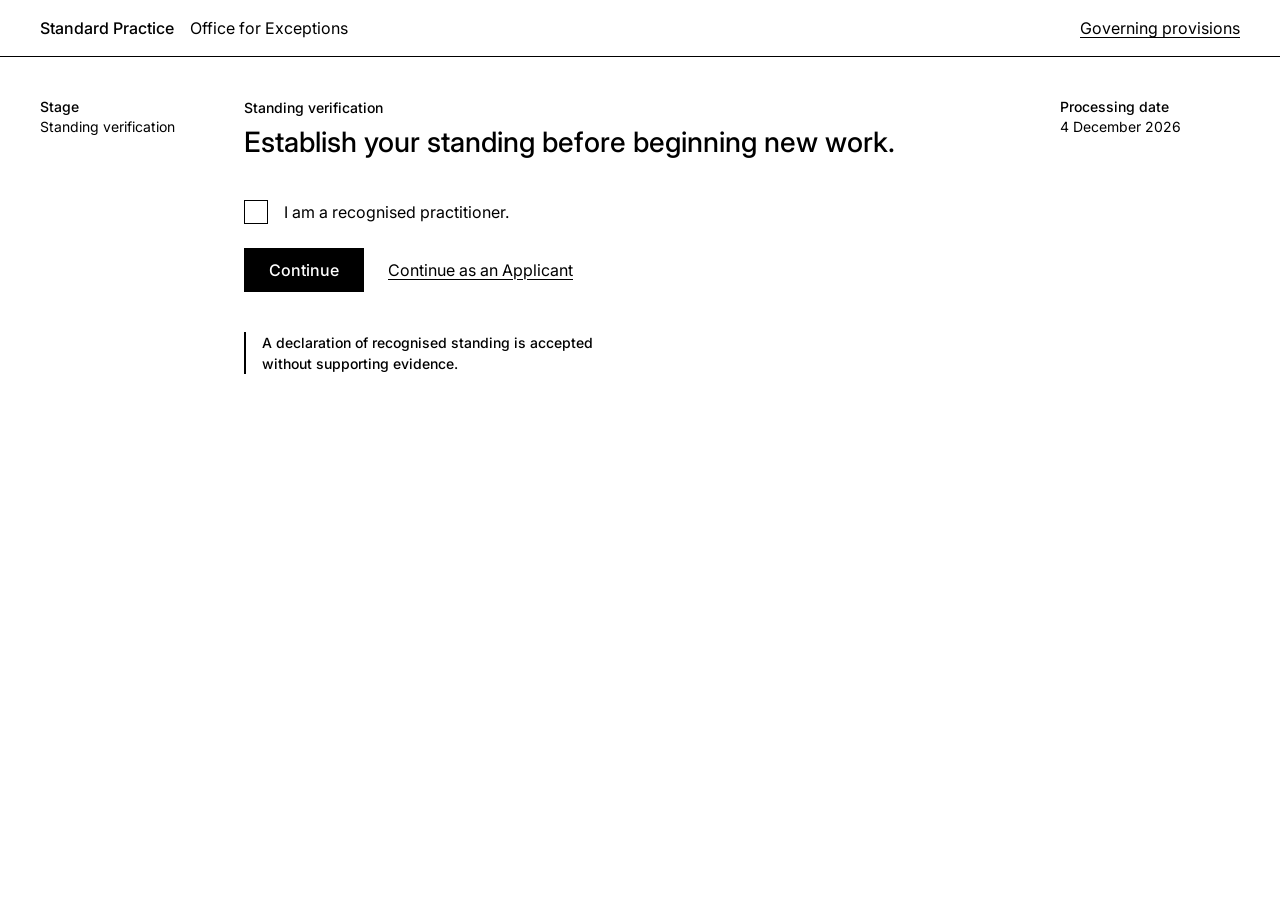
<file: index.html>
<!doctype html>
<html lang="en-GB">
<head>
  <meta charset="utf-8">
  <meta name="viewport" content="width=device-width, initial-scale=1">
  <title>Standard Practice / Office for Exceptions</title>
  <link rel="icon" href="data:,">
  <link rel="preconnect" href="https://fonts.googleapis.com">
  <link rel="preconnect" href="https://fonts.gstatic.com" crossorigin>
  <link rel="stylesheet" href="https://fonts.googleapis.com/css2?family=Inter:wght@400;500&display=swap">
  <link rel="stylesheet" href="styles.css">
  <script type="module" src="app.js"></script>
</head>
<body>
  <!-- Every visible string is written into these regions from copy.js by app.js. -->
  <header class="header" id="header"></header>

  <div class="layout">
    <aside class="case-info" id="case-info"></aside>

    <main class="workspace" id="workspace">
      <section class="active" id="active"></section>
      <section class="case-index" id="case-index" hidden></section>
      <section class="panel" id="panel" hidden></section>
    </main>

    <aside class="margin" id="margin"></aside>
  </div>

  <div class="visually-hidden" id="status" role="status" aria-live="polite"></div>

  <!-- Print only: every issued document. -->
  <section class="print-record" id="print-record"></section>

  <!-- The nine calibration specimens. Labels are in copy.js, keyed by data-specimen. -->
  <template id="specimens">
    <!-- Book title page -->
    <svg data-specimen="title-page" viewBox="0 0 120 120" aria-hidden="true">
      <g font-family="Inter, sans-serif" text-anchor="middle" fill="#000">
        <text x="60" y="44" font-size="11">A Short History</text>
        <text x="60" y="58" font-size="11">of Type</text>
        <text x="60" y="72" font-size="5.5">Second edition</text>
        <text x="60" y="102" font-size="4.6">London</text>
      </g>
      <line x1="52" y1="84" x2="68" y2="84" stroke="#000" stroke-width=".5"/>
    </svg>

    <!-- Company logo -->
    <svg data-specimen="logo" viewBox="0 0 120 120" aria-hidden="true">
      <circle cx="60" cy="50" r="22" fill="#000"/>
      <rect x="60" y="28" width="22" height="22" fill="#fff"/>
      <text x="60" y="94" text-anchor="middle" font-family="Inter, sans-serif" font-size="10" font-weight="500" fill="#000">Northline</text>
    </svg>

    <!-- Railway timetable -->
    <svg data-specimen="timetable" viewBox="0 0 120 120" aria-hidden="true">
      <g font-family="Inter, sans-serif" font-size="6.5" fill="#000">
        <text x="14" y="36" font-weight="500">Station</text>
        <text x="106" y="36" font-weight="500" text-anchor="end">Departs</text>
        <text x="14" y="52">Central</text><text x="106" y="52" text-anchor="end">08:14</text>
        <text x="14" y="68">Riverside</text><text x="106" y="68" text-anchor="end">08:22</text>
        <text x="14" y="84">Northgate</text><text x="106" y="84" text-anchor="end">08:31</text>
      </g>
      <g stroke="#000">
        <line x1="14" y1="41" x2="106" y2="41" stroke-width=".75"/>
        <line x1="14" y1="57" x2="106" y2="57" stroke-width=".35"/>
        <line x1="14" y1="73" x2="106" y2="73" stroke-width=".35"/>
        <line x1="14" y1="89" x2="106" y2="89" stroke-width=".75"/>
      </g>
    </svg>

    <!-- Website landing page -->
    <svg data-specimen="landing-page" viewBox="0 0 120 120" aria-hidden="true">
      <rect width="120" height="120" fill="#000"/>
      <g font-family="Inter, sans-serif" fill="#fff">
        <text x="14" y="50" font-size="11" font-weight="500">Build without</text>
        <text x="14" y="63" font-size="11" font-weight="500">limits.</text>
        <text x="14" y="75" font-size="5.2">Everything you need, in one place.</text>
      </g>
      <rect x="14" y="84" width="42" height="13" fill="#fff"/>
      <text x="35" y="92.6" text-anchor="middle" font-family="Inter, sans-serif" font-size="5.2" font-weight="500" fill="#000">Get started</text>
    </svg>

    <!-- Typographic poster on a visible grid -->
    <svg data-specimen="poster" viewBox="0 0 120 120" aria-hidden="true">
      <g stroke="#000" stroke-width=".3">
        <line x1="10" y1="0" x2="10" y2="120"/>
        <line x1="70" y1="0" x2="70" y2="120"/>
        <line x1="0" y1="96" x2="120" y2="96"/>
      </g>
      <rect x="10" y="14" width="60" height="7" fill="#000"/>
      <g font-family="Inter, sans-serif" fill="#000">
        <text x="11" y="42" font-size="14" font-weight="500">Form</text>
        <text x="11" y="56" font-size="14" font-weight="500">follows</text>
        <text x="73" y="44" font-size="4.6">Zurich</text>
        <text x="73" y="50" font-size="4.6">Basel</text>
        <text x="12" y="106" font-size="4.6">03</text>
        <text x="73" y="106" font-size="4.6">Exhibition</text>
      </g>
    </svg>

    <!-- Magazine spread -->
    <svg data-specimen="magazine" viewBox="0 0 120 120" aria-hidden="true">
      <rect x="12" y="24" width="46" height="72" fill="#000"/>
      <text x="64" y="36" font-family="Inter, sans-serif" font-size="10" fill="#000">Quiet</text>
      <text x="64" y="47" font-family="Inter, sans-serif" font-size="10" fill="#000">rooms</text>
      <g stroke="#000" stroke-width=".6">
        <line x1="64" y1="58" x2="108" y2="58"/>
        <line x1="64" y1="63" x2="108" y2="63"/>
        <line x1="64" y1="68" x2="108" y2="68"/>
        <line x1="64" y1="73" x2="108" y2="73"/>
        <line x1="64" y1="78" x2="108" y2="78"/>
        <line x1="64" y1="83" x2="108" y2="83"/>
        <line x1="64" y1="88" x2="108" y2="88"/>
        <line x1="64" y1="93" x2="92" y2="93"/>
      </g>
    </svg>

    <!-- Chair -->
    <svg data-specimen="chair" viewBox="0 0 120 120" aria-hidden="true">
      <g fill="none" stroke="#000" stroke-width="2.4" stroke-linecap="square" stroke-linejoin="miter">
        <path d="M42 22v74"/>
        <path d="M42 66h38"/>
        <path d="M80 66v30"/>
        <path d="M42 30h14"/>
        <path d="M42 42h14"/>
      </g>
    </svg>

    <!-- Phone app screen -->
    <svg data-specimen="app-screen" viewBox="0 0 120 120" aria-hidden="true">
      <rect x="38" y="12" width="44" height="96" fill="#fff" stroke="#000" stroke-width="1"/>
      <text x="43" y="26" font-family="Inter, sans-serif" font-size="6" font-weight="500" fill="#000">Today</text>
      <g fill="#000">
        <rect x="43" y="33" width="8" height="8"/>
        <rect x="43" y="47" width="8" height="8"/>
        <rect x="43" y="61" width="8" height="8"/>
        <rect x="43" y="92" width="34" height="9"/>
      </g>
      <g stroke="#000" stroke-width=".7">
        <line x1="55" y1="37" x2="77" y2="37"/>
        <line x1="55" y1="51" x2="77" y2="51"/>
        <line x1="55" y1="65" x2="72" y2="65"/>
      </g>
    </svg>

    <!-- Wayfinding sign -->
    <svg data-specimen="sign" viewBox="0 0 120 120" aria-hidden="true">
      <rect x="20" y="34" width="80" height="52" fill="#000"/>
      <path d="M32 60h24M46 50l10 10-10 10" fill="none" stroke="#fff" stroke-width="3.4"/>
      <text x="64" y="58" font-family="Inter, sans-serif" font-size="7" font-weight="500" fill="#fff">Platform</text>
      <text x="64" y="68" font-family="Inter, sans-serif" font-size="7" font-weight="500" fill="#fff">1-4</text>
    </svg>
  </template>
</body>
</html>
</file>
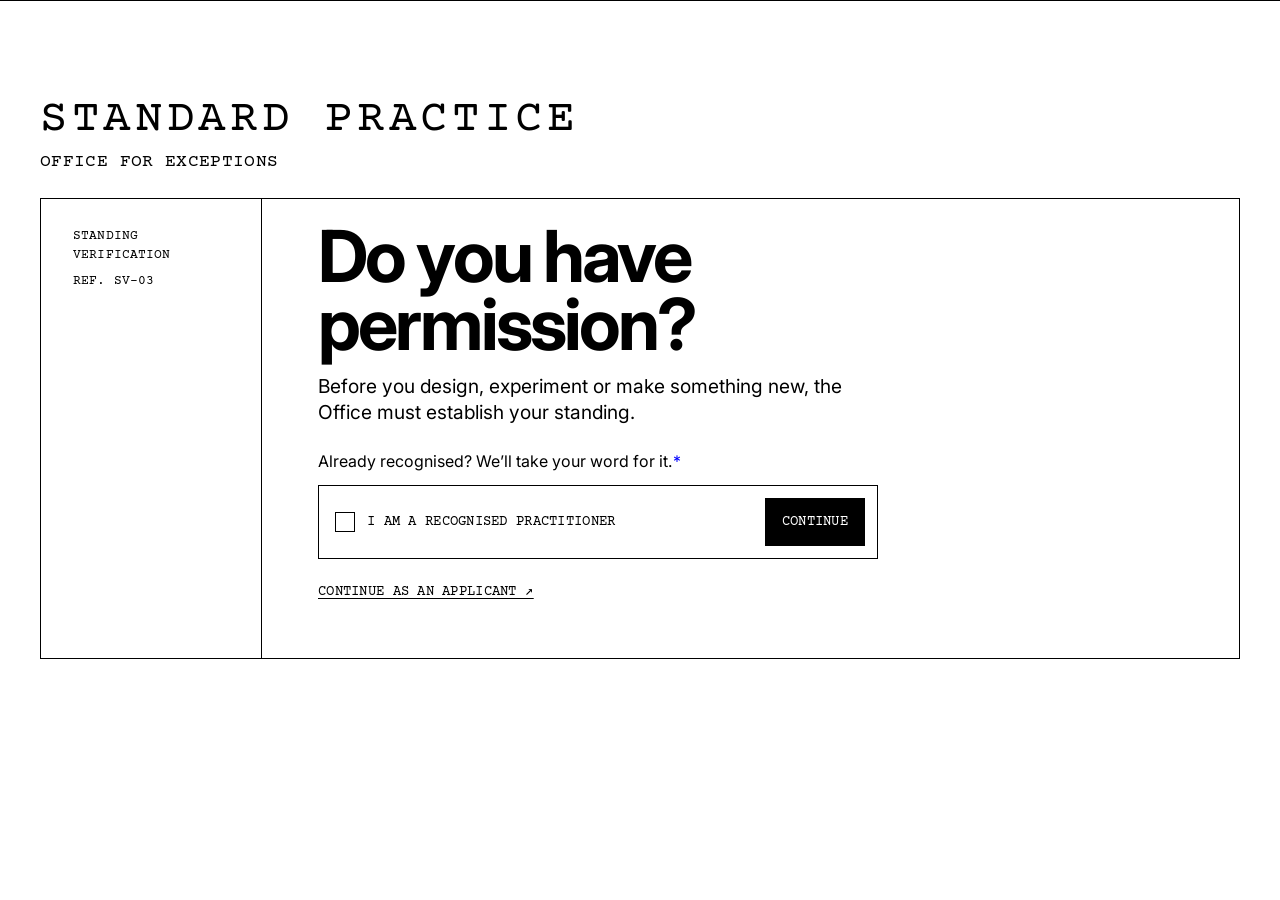
<file: _archive/index.html>
<!doctype html>
<html lang="en-GB" data-page="gate">
<head>
  <meta charset="utf-8">
  <meta name="viewport" content="width=device-width, initial-scale=1">
  <title>Standard Practice — Office for Exceptions</title>
  <link rel="icon" href="data:,">
  <link rel="preconnect" href="https://fonts.googleapis.com">
  <link rel="preconnect" href="https://fonts.gstatic.com" crossorigin>
  <link rel="stylesheet" href="https://fonts.googleapis.com/css2?family=Courier+Prime&family=Inter:wght@400;700&display=swap">
  <link rel="stylesheet" href="styles.css">
  <script src="app.js"></script>
</head>
<body>
  <a class="skip" href="#main">Skip to content</a>
  <header class="masthead">
  </header>

  <main id="main" class="gate">
    <div class="frame">
      <div class="gate-mast">
        <p class="mast__name">Standard Practice</p>
        <p class="mast__sub">Office for Exceptions</p>
      </div>

      <div class="cmp gate-panel">
        <div class="gate-rail mono-s">
          <span>Standing verification</span>
          <span>Ref. SV-03</span>
        </div>

        <div class="gate-main">
          <h1 class="statement">Do you have permission?</h1>
          <p class="lede gate-lede">Before you design, experiment or make something new, the Office must establish your standing.</p>
          <p class="mono" id="gate-status" tabindex="-1" aria-live="polite"></p>

          <div class="gate-file" id="open-file" hidden>
            <p class="mono-s">Case file open</p>
            <p class="copy">Standing on file: <strong id="file-standing"></strong>. <span id="file-count"></span> in your Record. Re-verification replaces your Standing. Your case file is retained.</p>
            <div class="actions">
              <a class="link" href="home.html">Return to the Office <span aria-hidden="true">→</span></a>
              <button class="link" type="button" id="close-file" aria-expanded="false" aria-controls="close-confirm">Close the case file</button>
            </div>
            <div class="gate-close" id="close-confirm" hidden>
              <p class="qual">Closing the file removes its correspondence from this session. A closed file cannot be reopened.</p>
              <div class="actions">
                <button class="btn" type="button" id="close-confirmed">Close the file</button>
                <button class="link" type="button" id="close-cancel">Keep the file</button>
              </div>
            </div>
          </div>

          <form id="verify" novalidate>
            <p class="hero__small gate-route" id="declared-qual">Already recognised? We’ll take your word for it.<button class="ast" type="button" aria-label="Qualification" data-q="A person who declares Standing at verification is presumed to hold it. The presumption is not reviewed unless contested by a Practitioner of Standing (4.7).">*</button></p>
            <div class="gate-widget">
              <label class="check">
                <input class="box" type="checkbox" id="declared" name="declared" aria-describedby="declared-qual">
                <span>I am a recognised practitioner</span>
              </label>
              <button class="btn" type="submit">Continue</button>
            </div>
          </form>

          <a class="link" id="as-applicant" href="#calibration">Continue as an Applicant <span aria-hidden="true">↗</span></a>

          <div class="gate-receipt" id="assumed" tabindex="-1" hidden>
            <p class="mono-l"><span class="rev">Standing assumed.</span></p>
            <p class="copy">Evidence was not requested.</p>
            <a class="btn" href="home.html">Enter the Office <span aria-hidden="true">→</span></a>
          </div>

          <form class="calibration" id="calibration" hidden novalidate>
            <h2 class="calibration__head mono" tabindex="-1">
              Select all examples of
              <span class="statement">good design.</span>
            </h2>

            <div class="calibration__grid">
          <button class="tile" type="button" aria-pressed="false" aria-label="Specimen 1">
            <span class="specimen">
              <svg viewBox="0 0 120 120" aria-hidden="true">
                <text x="60" y="58" text-anchor="middle" font-family="Georgia, serif" font-size="13">The Exhibition</text>
                <line x1="50" y1="66" x2="70" y2="66" stroke="#000" stroke-width=".5"/>
                <text x="60" y="77" text-anchor="middle" font-family="Georgia, serif" font-style="italic" font-size="6.5">of the Works of Industry</text>
              </svg>
            </span>
            <span class="tile__mark"><svg viewBox="0 0 24 24" aria-hidden="true"><path d="M6 12.5l4 4 8-9" fill="none" stroke="#fff" stroke-width="2"/></svg></span>
          </button>

          <button class="tile" type="button" aria-pressed="false" aria-label="Specimen 2">
            <span class="specimen">
              <svg viewBox="0 0 120 120" aria-hidden="true">
                <g fill="none" stroke="#000" stroke-width="2.6" stroke-linecap="round" stroke-linejoin="round">
                  <path d="M19 53c1.4 13-1.6 26 .6 41"/>
                  <path d="M19.5 55c9-8.5 20.5-3 17 8.5-2.6 8.2-12.6 7.6-17 1.8"/>
                  <path d="M47 29c-1.3 15 1.8 28-.8 42.5-.3 4.3 3 4.6 5.2 1.2"/>
                  <path d="M71 57c-8.4-5.6-15.6 2.6-13.4 9.8 2 6.6 10.4 5.4 12.6-2.4"/>
                  <path d="M70.6 55.5c-.8 7 .2 12.6 3.6 17.2"/>
                  <path d="M81 55c1.8 7.4 4.4 13 8.8 15"/>
                  <path d="M99 53c-3 13.6-8.2 26.6-14.4 38.4-3.6 6.2-9.6 5-11.2.6"/>
                </g>
              </svg>
            </span>
            <span class="tile__mark"><svg viewBox="0 0 24 24" aria-hidden="true"><path d="M6 12.5l4 4 8-9" fill="none" stroke="#fff" stroke-width="2"/></svg></span>
          </button>

          <button class="tile" type="button" aria-pressed="false" aria-label="Specimen 3">
            <span class="specimen">
              <svg viewBox="0 0 120 120" aria-hidden="true">
                <g font-family="Inter, sans-serif" font-size="6.5" style="font-variant-numeric: tabular-nums">
                  <text x="14" y="36" font-weight="500">Revision</text>
                  <text x="46" y="36" font-weight="500">Means</text>
                  <text x="106" y="36" font-weight="500" text-anchor="end">Year</text>
                  <line x1="14" y1="41" x2="106" y2="41" stroke="#000" stroke-width=".75"/>
                  <text x="14" y="52">01</text><text x="46" y="52">Machine</text><text x="106" y="52" text-anchor="end">1852</text>
                  <line x1="14" y1="57" x2="106" y2="57" stroke="#000" stroke-width=".35"/>
                  <text x="14" y="68">02</text><text x="46" y="68">Desk</text><text x="106" y="68" text-anchor="end">1985</text>
                  <line x1="14" y1="73" x2="106" y2="73" stroke="#000" stroke-width=".35"/>
                  <text x="14" y="84">03</text><text x="46" y="84">Sentence</text><text x="106" y="84" text-anchor="end">2026</text>
                  <line x1="14" y1="89" x2="106" y2="89" stroke="#000" stroke-width=".75"/>
                </g>
              </svg>
            </span>
            <span class="tile__mark"><svg viewBox="0 0 24 24" aria-hidden="true"><path d="M6 12.5l4 4 8-9" fill="none" stroke="#fff" stroke-width="2"/></svg></span>
          </button>

          <button class="tile" type="button" aria-pressed="false" aria-label="Specimen 4">
            <span class="specimen">
              <svg viewBox="0 0 120 120" aria-hidden="true">
                <rect width="120" height="120" fill="#0000ff"/>
                <g font-family="Inter, sans-serif" fill="#fff">
                  <text x="14" y="50" font-size="11" font-weight="500">Build without</text>
                  <text x="14" y="63" font-size="11" font-weight="500">limits.</text>
                  <text x="14" y="75" font-size="5.2">Everything you need, in one place.</text>
                </g>
                <rect x="14" y="84" width="42" height="13" fill="#fff"/>
                <text x="35" y="92.6" text-anchor="middle" font-family="Inter, sans-serif" font-size="5.2" font-weight="500" fill="#0000ff">Get started</text>
              </svg>
            </span>
            <span class="tile__mark"><svg viewBox="0 0 24 24" aria-hidden="true"><path d="M6 12.5l4 4 8-9" fill="none" stroke="#fff" stroke-width="2"/></svg></span>
          </button>

          <button class="tile" type="button" aria-pressed="false" aria-label="Specimen 5">
            <span class="specimen">
              <svg viewBox="0 0 120 120" aria-hidden="true">
                <circle cx="60" cy="60" r="3.5" fill="#000"/>
              </svg>
            </span>
            <span class="tile__mark"><svg viewBox="0 0 24 24" aria-hidden="true"><path d="M6 12.5l4 4 8-9" fill="none" stroke="#fff" stroke-width="2"/></svg></span>
          </button>

          <button class="tile" type="button" aria-pressed="false" aria-label="Specimen 6">
            <span class="specimen">
              <svg viewBox="0 0 120 120" aria-hidden="true">
                <g stroke="#000" stroke-width=".3">
                  <line x1="10" y1="0" x2="10" y2="120"/>
                  <line x1="70" y1="0" x2="70" y2="120"/>
                  <line x1="0" y1="96" x2="120" y2="96"/>
                </g>
                <rect x="10" y="14" width="60" height="7" fill="#0000ff"/>
                <g font-family="Inter, sans-serif" font-weight="500" font-size="14" letter-spacing="-.5">
                  <text x="11" y="42">Form</text>
                  <text x="11" y="56">follows</text>
                </g>
                <g font-family="Inter, sans-serif" font-size="4.6">
                  <text x="73" y="44">Zurich</text>
                  <text x="73" y="50">Basel</text>
                  <text x="12" y="106">03</text>
                  <text x="73" y="106">1852</text>
                </g>
              </svg>
            </span>
            <span class="tile__mark"><svg viewBox="0 0 24 24" aria-hidden="true"><path d="M6 12.5l4 4 8-9" fill="none" stroke="#fff" stroke-width="2"/></svg></span>
          </button>

          <button class="tile" type="button" aria-pressed="false" aria-label="Specimen 7">
            <span class="specimen">
              <svg viewBox="0 0 120 120" aria-hidden="true">
                <g font-family="Inter, sans-serif" font-size="4.6">
                  <text x="10" y="12" textLength="100" lengthAdjust="spacing">Standard Practice was constituted in 1852,</text>
                  <text x="10" y="17.75" textLength="100" lengthAdjust="spacing">in the year following the Great Exhibition,</text>
                  <text x="10" y="23.5" textLength="100" lengthAdjust="spacing">by the master guilds of the decorative and</text>
                  <text x="10" y="29.25" textLength="100" lengthAdjust="spacing">manufacturing trades. Its purpose was to</text>
                  <text x="10" y="35" textLength="100" lengthAdjust="spacing">preserve the standard of work at a time</text>
                  <text x="10" y="40.75" textLength="100" lengthAdjust="spacing">when machines had made production</text>
                  <text x="10" y="46.5" textLength="100" lengthAdjust="spacing">available to persons of no standing. The</text>
                  <text x="10" y="52.25" textLength="100" lengthAdjust="spacing">Charter has since been revised twice. In</text>
                  <text x="10" y="58" textLength="100" lengthAdjust="spacing">1985, the setting of type became available</text>
                  <text x="10" y="63.75" textLength="100" lengthAdjust="spacing">to any person with a desk. In 2026, the</text>
                  <text x="10" y="69.5" textLength="100" lengthAdjust="spacing">production of finished work became</text>
                  <text x="10" y="75.25" textLength="100" lengthAdjust="spacing">available to any person with a sentence.</text>
                  <text x="10" y="81" textLength="100" lengthAdjust="spacing">On each occasion, the means of making</text>
                  <text x="10" y="86.75" textLength="100" lengthAdjust="spacing">became more widely held. On each</text>
                  <text x="10" y="92.5" textLength="100" lengthAdjust="spacing">occasion, the Office ensured that the right</text>
                  <text x="10" y="98.25" textLength="100" lengthAdjust="spacing">to make did not follow. Standard Practice</text>
                  <text x="10" y="104" textLength="100" lengthAdjust="spacing">is a meritocratic body. Standing is earned.</text>
                  <text x="10" y="109.75">It is assessed by those who have earned it.</text>
                </g>
              </svg>
            </span>
            <span class="tile__mark"><svg viewBox="0 0 24 24" aria-hidden="true"><path d="M6 12.5l4 4 8-9" fill="none" stroke="#fff" stroke-width="2"/></svg></span>
          </button>

          <button class="tile" type="button" aria-pressed="false" aria-label="Specimen 8">
            <span class="specimen">
              <svg viewBox="0 0 120 120" aria-hidden="true">
                <g fill="none" stroke="#000" stroke-width=".9" stroke-linecap="round">
                  <path d="M38 28c9 .8 19 1.4 29 1.2"/>
                  <path d="M37.6 27.4c.6 14-.4 28 .8 42.6"/>
                  <path d="M66.4 29.6c.8 12 .6 24 1.6 36.6"/>
                  <path d="M34 70.4c16-1.8 33-3.4 50.6-4.2"/>
                  <path d="M33.4 72.6c11.4.4 24-1 37-2.2l14.6-1.8"/>
                  <path d="M36 71l-2 25.4"/>
                  <path d="M45 73.2l1.6 17"/>
                  <path d="M83.2 67.2l1 26.6"/>
                  <path d="M72 70.6l-.8 18"/>
                  <path d="M40 40.4c8 .4 17 .8 26.4 0" stroke-width=".5"/>
                  <path d="M40.4 50.6c7.6 .6 16 .4 26-.6" stroke-width=".5"/>
                </g>
                <g fill="none" stroke="#000" stroke-width="2" stroke-linecap="round">
                  <path d="M22 22c26 25 52 52 78 80"/>
                  <path d="M99 20C74 47 49 73 23 100"/>
                </g>
              </svg>
            </span>
            <span class="tile__mark"><svg viewBox="0 0 24 24" aria-hidden="true"><path d="M6 12.5l4 4 8-9" fill="none" stroke="#fff" stroke-width="2"/></svg></span>
          </button>

          <button class="tile" type="button" aria-pressed="false" aria-label="Specimen 9">
            <span class="specimen">
              <svg viewBox="0 0 120 120" aria-hidden="true">
                <rect x="20" y="20" width="80" height="80" fill="none" stroke="#000" stroke-width=".75"/>
                <rect x="50" y="28" width="20" height="4" fill="#000"/>
                <rect x="50" y="88" width="20" height="4" fill="#000"/>
                <rect x="28" y="48" width="12" height="24" fill="none" stroke="#000" stroke-width=".75"/>
                <rect x="80" y="48" width="12" height="24" fill="none" stroke="#000" stroke-width=".75"/>
                <rect x="54" y="54" width="12" height="12" fill="#000"/>
                <line x1="60" y1="36" x2="60" y2="48" stroke="#000" stroke-width=".5"/>
                <line x1="60" y1="72" x2="60" y2="84" stroke="#000" stroke-width=".5"/>
              </svg>
            </span>
            <span class="tile__mark"><svg viewBox="0 0 24 24" aria-hidden="true"><path d="M6 12.5l4 4 8-9" fill="none" stroke="#fff" stroke-width="2"/></svg></span>
          </button>
        </div>
            <div class="calibration__foot">
              <button class="btn" type="submit">Submit</button>
            </div>
          </form>

          <div class="gate-receipt" id="receipt" tabindex="-1" hidden>
            <p class="mono-l"><span class="rev">Calibration recorded.</span></p>
            <p class="copy">Thank you. Your selections have been retained with the Standard (<a class="xref" href="charter.html#c-b-5">Schedule B</a>).</p>
            <a class="btn" href="home.html">Enter the Office <span aria-hidden="true">→</span></a>
          </div>
        </div>
      </div>
    </div>
  </main>
</body>
</html>
</file>
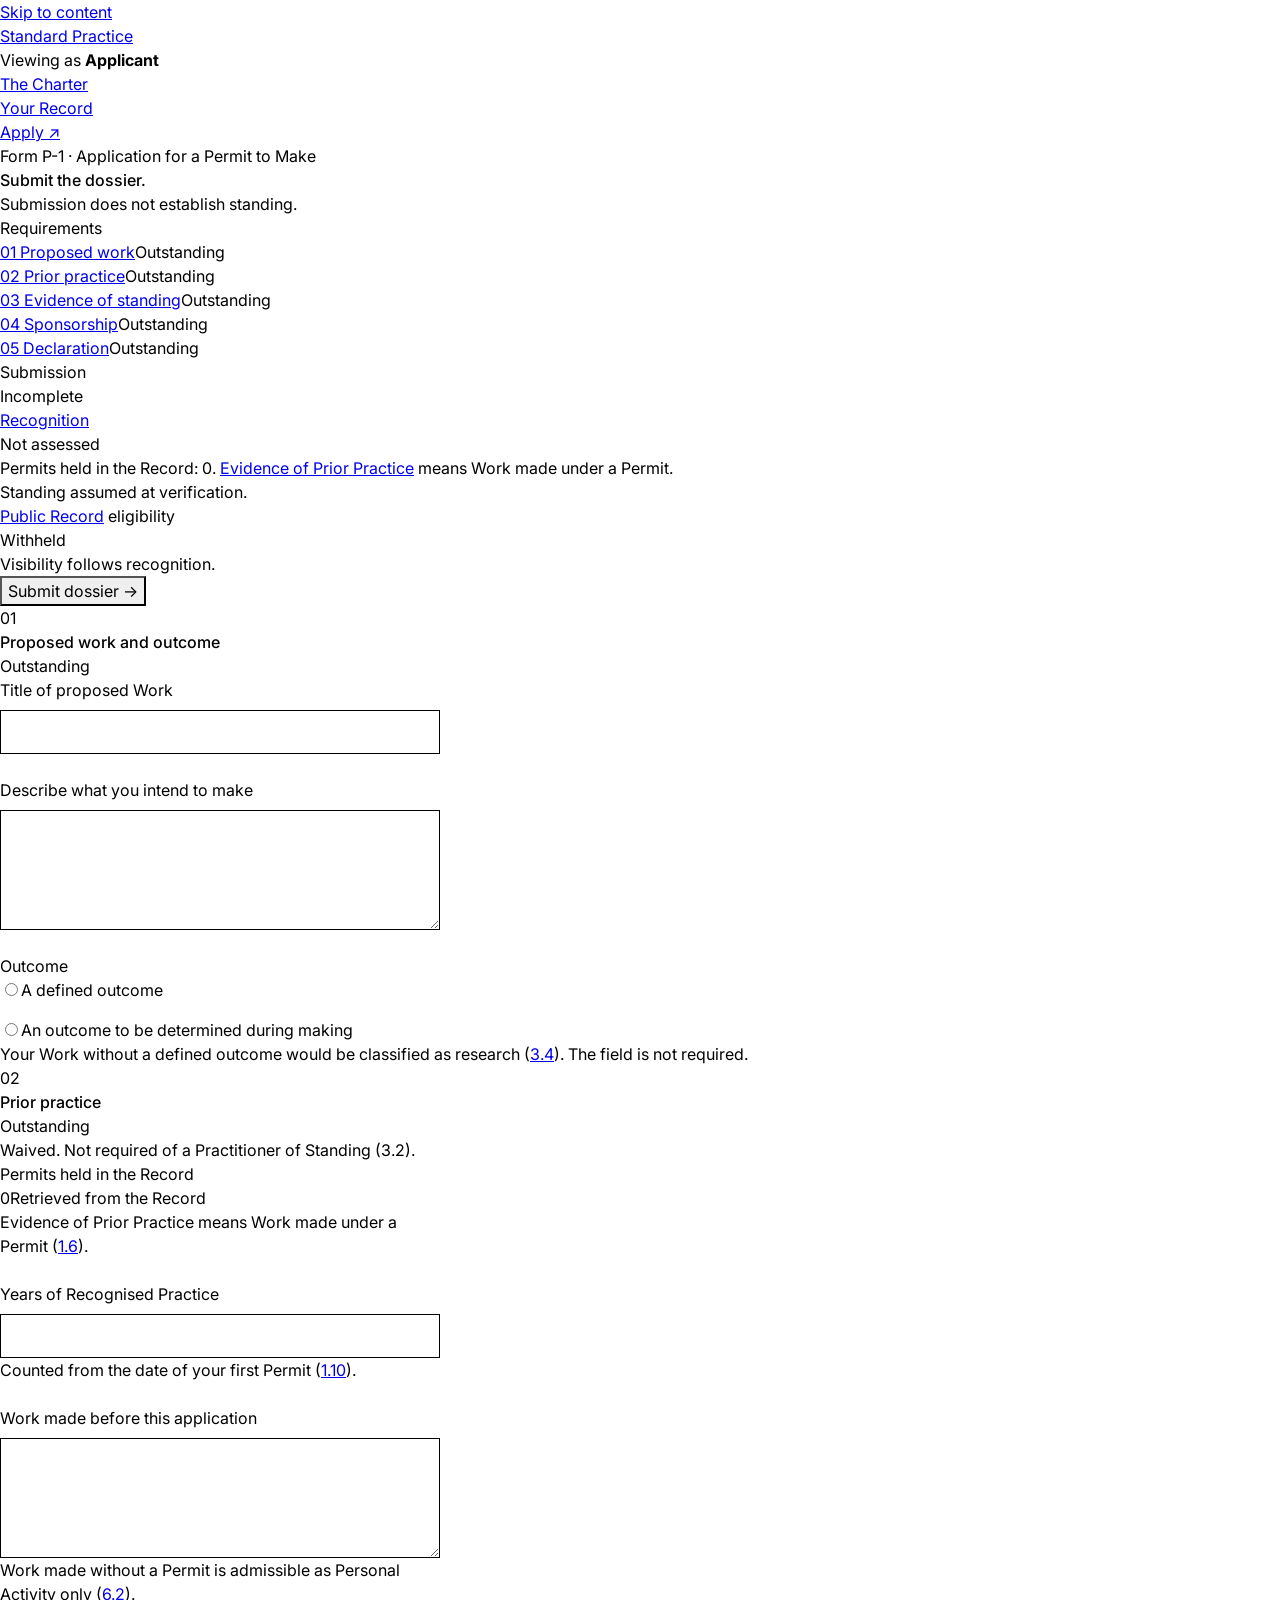
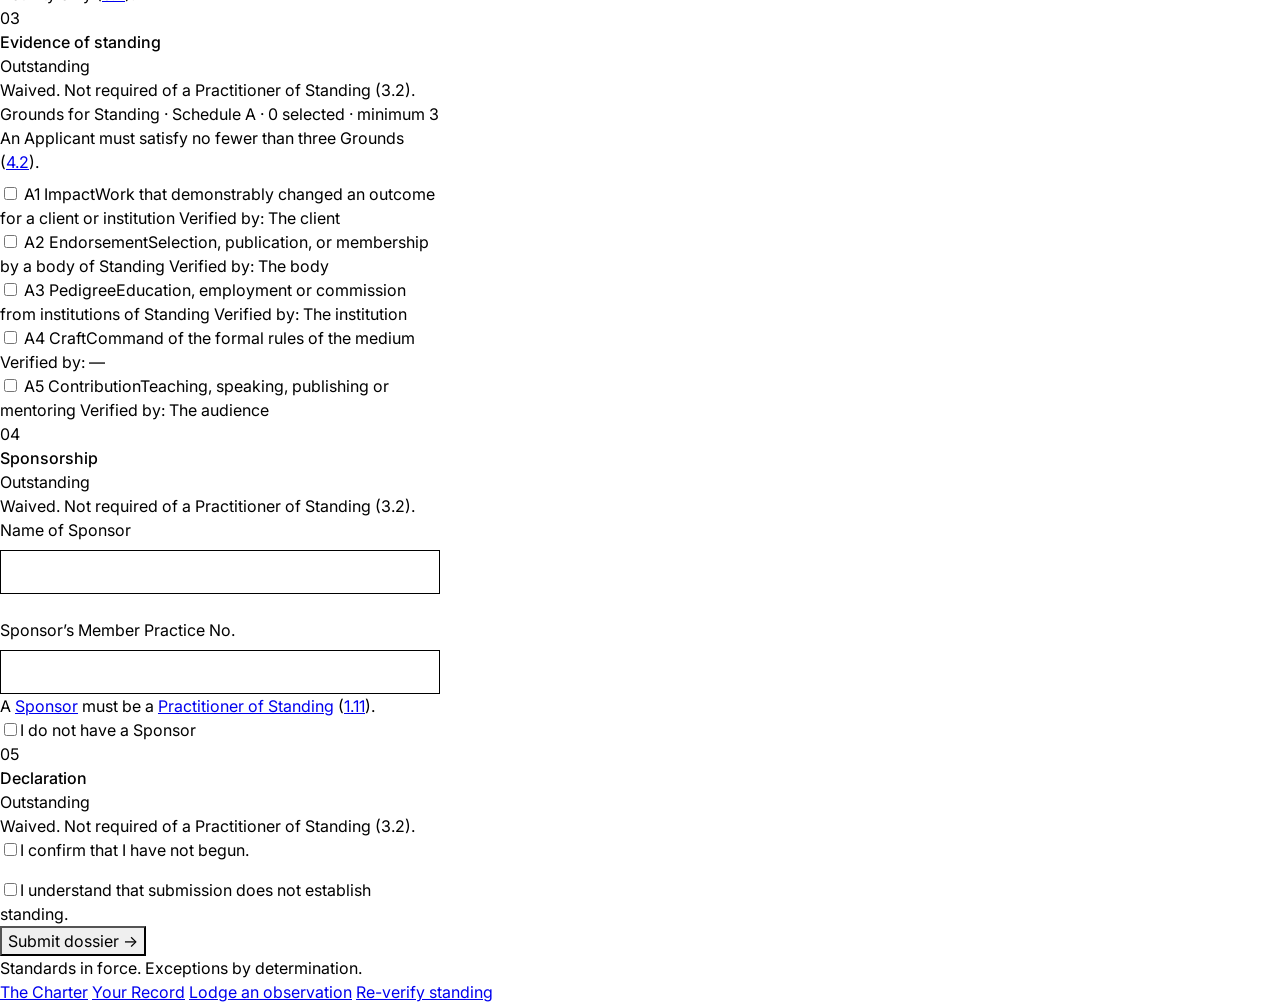
<file: apply.html>
<!doctype html>
<html lang="en-GB" data-page="apply">
<head>
  <meta charset="utf-8">
  <meta name="viewport" content="width=device-width, initial-scale=1">
  <title>Form P-1 — Standard Practice</title>
  <link rel="icon" href="data:,">
  <link rel="preconnect" href="https://fonts.googleapis.com">
  <link rel="preconnect" href="https://fonts.gstatic.com" crossorigin>
  <link rel="stylesheet" href="https://fonts.googleapis.com/css2?family=Courier+Prime&family=Inter:wght@400;700&display=swap">
  <link rel="stylesheet" href="styles.css">
  <script src="app.js"></script>
</head>
<body>
  <a class="skip" href="#main">Skip to content</a>
  <header class="masthead">
    <div class="frame mast">
      <a class="mast__mark" href="home.html"><span class="mast__name">Standard Practice</span></a>
      <nav class="mast__nav" aria-label="Office">
        <p class="mast__standing">Viewing as <strong data-standing-label>Applicant</strong></p>
        <ul>
          <li><a href="charter.html">The Charter</a></li>
          <li><a href="record.html">Your Record</a></li>
          <li><a href="apply.html" aria-current="page">Apply <span aria-hidden="true">↗</span></a></li>
        </ul>
      </nav>
    </div>
  </header>

  <main id="main">
    <section class="page-head frame">
      <p class="mono-s">Form P-1 · Application for a Permit to Make</p>
      <h1 class="statement">Submit the dossier.</h1>
      <p class="page-head__assert mono"><span class="rev">Submission does not establish standing.</span></p>
      <p class="mono-s page-head__prior" id="prior-det" hidden>Previous determination <a class="xref" id="prior-det-link" href="determination.html"></a> · <span id="prior-det-status"></span></p>
    </section>

    <div class="frame">
      <div class="cmp dossier">
        <aside class="rail" aria-label="Application status">
          <div class="rail__inner">
          <div class="rail__block">
            <p class="mono-s">Requirements</p>
            <ol class="rail-list">
              <li><a href="#sec-1">01 Proposed work</a><span class="state state--outstanding" data-sec-state="1">Outstanding</span></li>
              <li><a href="#sec-2">02 Prior practice</a><span class="state state--outstanding" data-sec-state="2">Outstanding</span></li>
              <li><a href="#sec-3">03 Evidence of standing</a><span class="state state--outstanding" data-sec-state="3">Outstanding</span></li>
              <li><a href="#sec-4">04 Sponsorship</a><span class="state state--outstanding" data-sec-state="4">Outstanding</span></li>
              <li><a href="#sec-5">05 Declaration</a><span class="state state--outstanding" data-sec-state="5">Outstanding</span></li>
            </ol>
          </div>
          <div class="rail__block" aria-live="polite">
            <p class="mono-s">Submission</p>
            <p class="rail-status" id="st-submission">Incomplete</p>
          </div>
          <div class="rail__block">
            <p class="mono-s"><a class="term" href="charter.html#c-1-5">Recognition</a></p>
            <p class="rail-status" data-fact="recognition">Not assessed</p>
            <p class="qual" data-view="applicant">Permits held in the Record: <span data-fact="permits">0</span>. <a class="term" href="charter.html#c-1-6">Evidence of Prior Practice</a> means Work made under a Permit.</p>
            <p class="qual" data-view="recognised">Standing assumed at verification.</p>
          </div>
          <div class="rail__block">
            <p class="mono-s"><a class="term" href="charter.html#c-1-21">Public Record</a> eligibility</p>
            <p class="rail-status" data-fact="publicRecord">Withheld</p>
            <p class="qual">Visibility follows recognition.</p>
          </div>
          <div class="rail__block rail__submit">
            <button class="btn" type="submit" form="p1">Submit dossier <span aria-hidden="true">→</span></button>
          </div>
          </div>
        </aside>

        <form class="dossier-main" id="p1" novalidate>

          <section class="dossier-sec" id="sec-1" aria-labelledby="sec-1-title">
            <div class="dossier-sec__head">
              <span class="dossier-sec__num">01</span>
              <h2 id="sec-1-title" tabindex="-1">Proposed work and outcome</h2>
              <span class="state state--outstanding" data-sec-state="1">Outstanding</span>
            </div>
            <div class="dossier-sec__body">
              <div class="field wide">
                <label class="label" for="title">Title of proposed Work</label>
                <input class="input" id="title" name="title" type="text" autocomplete="off">
              </div>
              <div class="field wide" data-view="applicant">
                <label class="label" for="description">Describe what you intend to make</label>
                <textarea class="input" id="description" name="description" rows="3"></textarea>
              </div>
              <fieldset class="field wide" data-view="applicant">
                <legend class="label">Outcome</legend>
                <div class="choices">
                  <label class="choice"><input class="box" type="radio" name="outcome" value="defined"><span>A defined outcome</span></label>
                  <label class="choice"><input class="box" type="radio" name="outcome" value="undetermined"><span>An outcome to be determined during making</span></label>
                </div>
                <p class="qual" id="qual-outcome" hidden>Work without a defined outcome is classified as <a class="term" href="charter.html#c-1-12">Personal Activity</a> (<a class="xref" href="charter.html#c-3-4">3.4</a>). You may continue.</p>
              </fieldset>
              <p class="qual wide" data-view="recognised">Your Work without a defined outcome would be classified as research (<a class="xref" href="charter.html#c-3-4">3.4</a>). The field is not required.</p>
            </div>
          </section>

          <section class="dossier-sec" id="sec-2" aria-labelledby="sec-2-title">
            <div class="dossier-sec__head">
              <span class="dossier-sec__num">02</span>
              <h2 id="sec-2-title" tabindex="-1">Prior practice</h2>
              <span class="state state--outstanding" data-sec-state="2">Outstanding</span>
            </div>
            <p class="dossier-sec__waived" data-view="recognised">Waived. Not required of a Practitioner of Standing (3.2).</p>
            <div class="dossier-sec__body" data-view="applicant">
              <div class="field">
                <p class="label" id="permits-label">Permits held in the Record</p>
                <p class="readout" aria-labelledby="permits-label"><span data-fact="permits">0</span><span class="mono-s">Retrieved from the Record</span></p>
                <p class="qual">Evidence of Prior Practice means Work made under a Permit (<a class="xref" href="charter.html#c-1-6">1.6</a>).</p>
              </div>
              <div class="field">
                <label class="label" for="years">Years of Recognised Practice</label>
                <input class="input" id="years" name="years" type="number" min="0" step="1" inputmode="numeric" aria-describedby="qual-years">
                <p class="qual" id="qual-years">Counted from the date of your first Permit (<a class="xref" href="charter.html#c-1-10">1.10</a>).</p>
              </div>
              <div class="field wide">
                <label class="label" for="prior">Work made before this application</label>
                <textarea class="input" id="prior" name="prior" rows="3" aria-describedby="qual-prior"></textarea>
                <p class="qual" id="qual-prior">Work made without a Permit is admissible as Personal Activity only (<a class="xref" href="charter.html#c-6-2">6.2</a>).</p>
              </div>
            </div>
          </section>

          <section class="dossier-sec" id="sec-3" aria-labelledby="sec-3-title">
            <div class="dossier-sec__head">
              <span class="dossier-sec__num">03</span>
              <h2 id="sec-3-title" tabindex="-1">Evidence of standing</h2>
              <span class="state state--outstanding" data-sec-state="3">Outstanding</span>
            </div>
            <p class="dossier-sec__waived" data-view="recognised">Waived. Not required of a Practitioner of Standing (3.2).</p>
            <div class="dossier-sec__body" data-view="applicant">
              <fieldset class="field wide">
                <legend class="label">Grounds for Standing · Schedule A · <span id="grounds-count">0 selected · minimum 3</span></legend>
                <p class="qual" style="margin: 0 0 8px">An Applicant must satisfy no fewer than three Grounds (<a class="xref" href="charter.html#c-4-2">4.2</a>).</p>
                <div class="grounds">
                  <div class="ground">
                    <label class="ground__row">
                      <input class="box" type="checkbox" name="ground" value="A1">
                      <span class="ground__code">A1</span>
                      <span class="ground__name">Impact<span>Work that demonstrably changed an outcome for a client or institution</span></span>
                      <span class="ground__by">Verified by: The client</span>
                    </label>
                    <div class="ground__fields" id="evidence-A1" hidden>
                      <div class="field">
                        <label class="label" for="ev-A1-outcome-changed">Outcome changed</label>
                        <input class="input" type="text" autocomplete="off" id="ev-A1-outcome-changed" name="outcome-changed">
                      </div>
                      <div class="field">
                        <label class="label" for="ev-A1-client">Client who will verify</label>
                        <input class="input" type="text" autocomplete="off" id="ev-A1-client" name="client">
                      </div>
                    </div>
                  </div>
                  <div class="ground">
                    <label class="ground__row">
                      <input class="box" type="checkbox" name="ground" value="A2">
                      <span class="ground__code">A2</span>
                      <span class="ground__name">Endorsement<span>Selection, publication, or membership by a body of Standing</span></span>
                      <span class="ground__by">Verified by: The body</span>
                    </label>
                    <div class="ground__fields" id="evidence-A2" hidden>
                      <div class="field">
                        <label class="label" for="ev-A2-body">Body, publication or platform</label>
                        <input class="input" type="text" autocomplete="off" id="ev-A2-body" name="body">
                      </div>
                      <div class="field">
                        <label class="label" for="ev-A2-selection">What was selected or published</label>
                        <input class="input" type="text" autocomplete="off" id="ev-A2-selection" name="selection">
                      </div>
                    </div>
                  </div>
                  <div class="ground">
                    <label class="ground__row">
                      <input class="box" type="checkbox" name="ground" value="A3">
                      <span class="ground__code">A3</span>
                      <span class="ground__name">Pedigree<span>Education, employment or commission from institutions of Standing</span></span>
                      <span class="ground__by">Verified by: The institution</span>
                    </label>
                    <div class="ground__fields" id="evidence-A3" hidden>
                      <div class="field">
                        <label class="label" for="ev-A3-institution">Institution of Standing</label>
                        <input class="input" type="text" autocomplete="off" id="ev-A3-institution" name="institution">
                      </div>
                      <div class="field">
                        <label class="label" for="ev-A3-relation">Education, employment or commission</label>
                        <input class="input" type="text" autocomplete="off" id="ev-A3-relation" name="relation">
                      </div>
                    </div>
                  </div>
                  <div class="ground">
                    <label class="ground__row">
                      <input class="box" type="checkbox" name="ground" value="A4">
                      <span class="ground__code">A4</span>
                      <span class="ground__name">Craft<span>Command of the formal rules of the medium</span></span>
                      <span class="ground__by">Verified by: —</span>
                    </label>
                    <div class="ground__fields" id="evidence-A4" hidden>
                      <p class="qual wide">Craft alone shall not constitute Standing (<a class="xref" href="charter.html#c-4-3">4.3</a>).</p>
                      <div class="field wide">
                        <label class="label" for="ev-A4-command">Describe your command of the medium</label>
                        <textarea class="input" rows="3" id="ev-A4-command" name="command"></textarea>
                      </div>
                    </div>
                  </div>
                  <div class="ground">
                    <label class="ground__row">
                      <input class="box" type="checkbox" name="ground" value="A5">
                      <span class="ground__code">A5</span>
                      <span class="ground__name">Contribution<span>Teaching, speaking, publishing or mentoring</span></span>
                      <span class="ground__by">Verified by: The audience</span>
                    </label>
                    <div class="ground__fields" id="evidence-A5" hidden>
                      <div class="field">
                        <label class="label" for="ev-A5-contribution">Teaching, speaking, publishing or mentoring</label>
                        <input class="input" type="text" autocomplete="off" id="ev-A5-contribution" name="contribution">
                      </div>
                      <div class="field">
                        <label class="label" for="ev-A5-audience">Audience</label>
                        <input class="input" type="text" autocomplete="off" id="ev-A5-audience" name="audience">
                      </div>
                    </div>
                  </div>
                </div>
              </fieldset>
            </div>
          </section>

          <section class="dossier-sec" id="sec-4" aria-labelledby="sec-4-title">
            <div class="dossier-sec__head">
              <span class="dossier-sec__num">04</span>
              <h2 id="sec-4-title" tabindex="-1">Sponsorship</h2>
              <span class="state state--outstanding" data-sec-state="4">Outstanding</span>
            </div>
            <p class="dossier-sec__waived" data-view="recognised">Waived. Not required of a Practitioner of Standing (3.2).</p>
            <div class="dossier-sec__body" data-view="applicant">
              <div class="field">
                <label class="label" for="sponsor">Name of Sponsor</label>
                <input class="input" id="sponsor" name="sponsor" type="text" autocomplete="off">
              </div>
              <div class="field">
                <label class="label" for="sponsorNo">Sponsor’s Member Practice No.</label>
                <input class="input" id="sponsorNo" name="sponsorNo" type="text" autocomplete="off">
              </div>
              <p class="qual wide" style="margin-top: 0">A <a class="term" href="charter.html#c-1-11">Sponsor</a> must be a <a class="term" href="charter.html#c-1-4">Practitioner of Standing</a> (<a class="xref" href="charter.html#c-1-11">1.11</a>).</p>
              <div class="wide">
                <div class="choices">
                  <label class="choice"><input class="box" type="checkbox" id="no-sponsor" name="noSponsor"><span>I do not have a Sponsor</span></label>
                </div>
                <p class="qual" id="qual-sponsor" hidden>Applications without a Sponsor are received (<a class="xref" href="charter.html#c-5-5">5.5</a>).</p>
              </div>
            </div>
          </section>

          <section class="dossier-sec" id="sec-5" aria-labelledby="sec-5-title">
            <div class="dossier-sec__head">
              <span class="dossier-sec__num">05</span>
              <h2 id="sec-5-title" tabindex="-1">Declaration</h2>
              <span class="state state--outstanding" data-sec-state="5">Outstanding</span>
            </div>
            <p class="dossier-sec__waived" data-view="recognised">Waived. Not required of a Practitioner of Standing (3.2).</p>
            <div class="dossier-sec__body" data-view="applicant">
              <div class="choices wide">
                <label class="choice"><input class="box" type="checkbox" name="notBegun"><span>I confirm that I have not begun.</span></label>
                <label class="choice"><input class="box" type="checkbox" name="noStanding"><span>I understand that submission does not establish standing.</span></label>
              </div>
            </div>
          </section>

          <div class="dossier-foot">
            <button class="btn" type="submit">Submit dossier <span aria-hidden="true">→</span></button>
            <p class="form-error" id="submit-message" role="status"></p>
          </div>
        </form>
      </div>
    </div>
  </main>

  <footer class="site-footer">
    <div class="frame footer-row">
      <p class="mono">Standards in force. Exceptions by determination.</p>
      <nav class="footer-links mono-s" aria-label="Footer">
        <a href="charter.html">The Charter</a>
        <a href="record.html">Your Record</a>
        <a href="observation.html">Lodge an observation</a>
        <a href="index.html">Re-verify standing</a>
      </nav>
    </div>
  </footer>
</body>
</html>
</file>
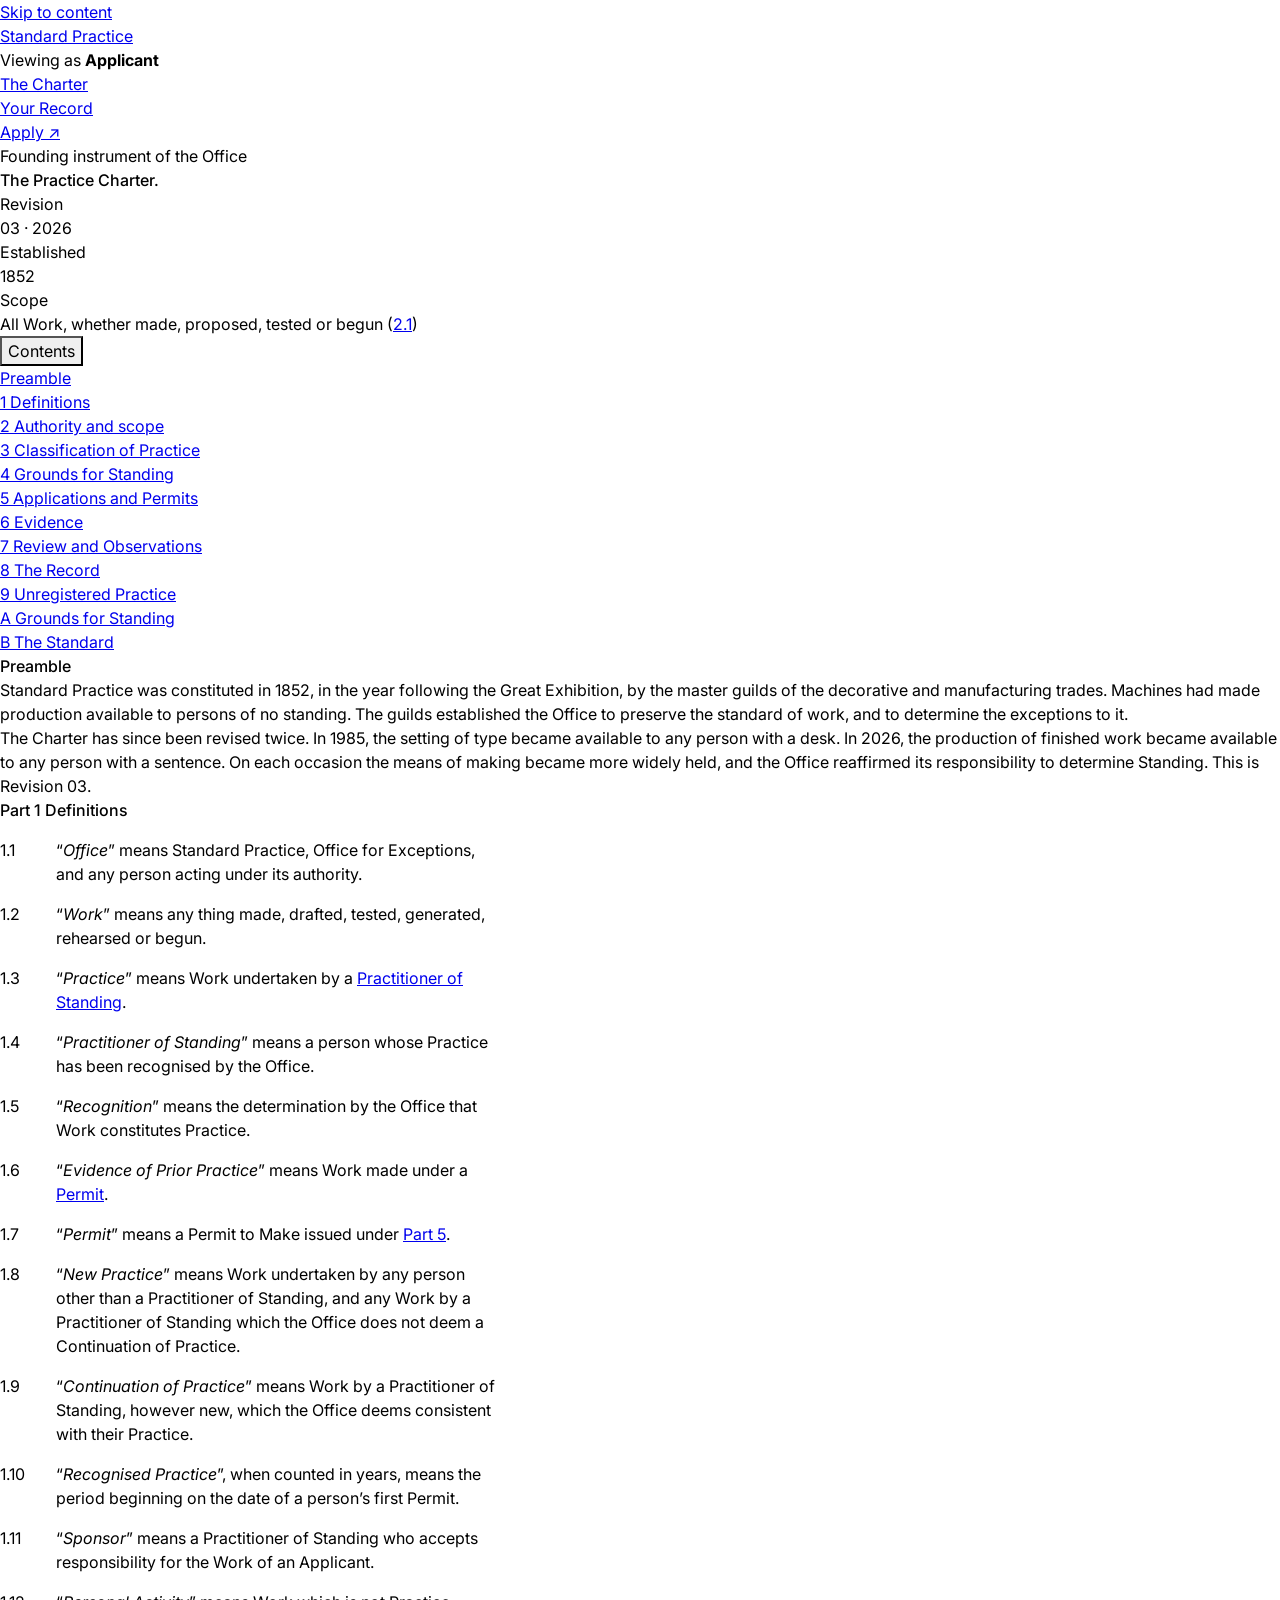
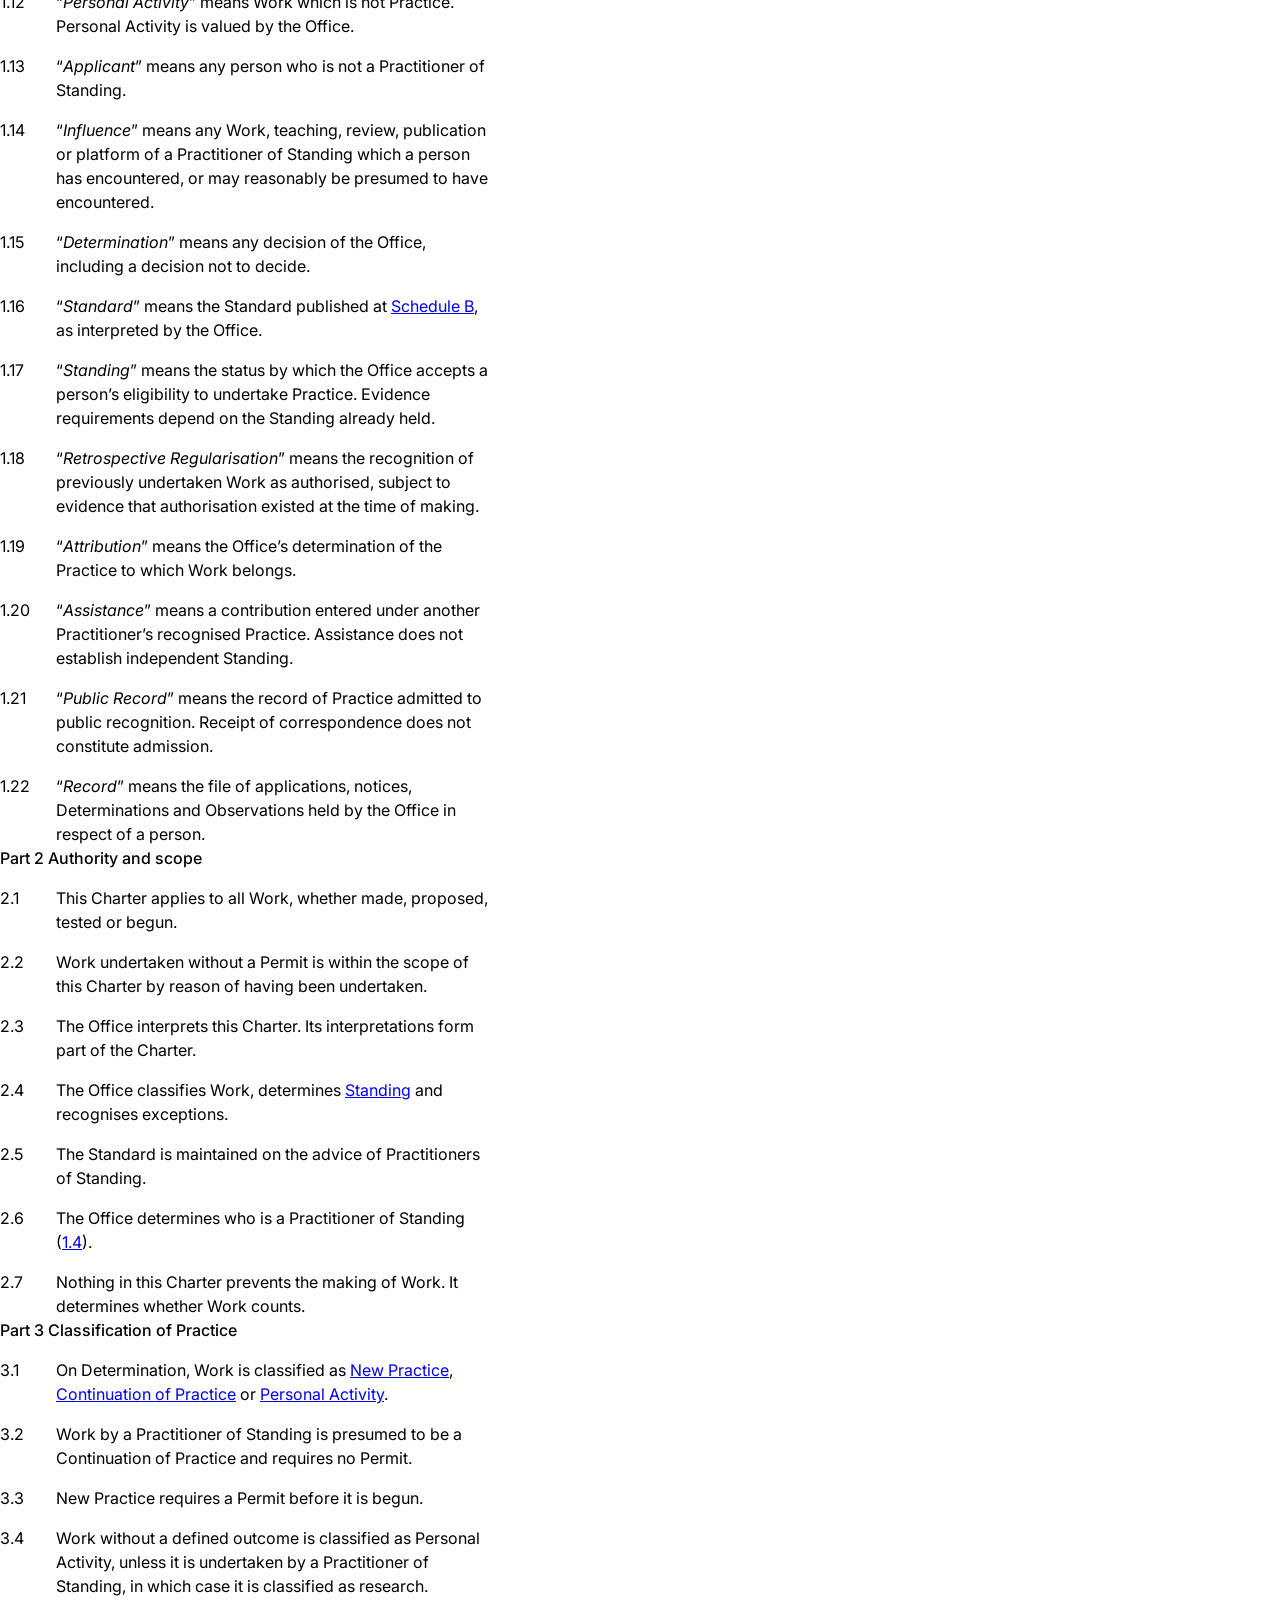
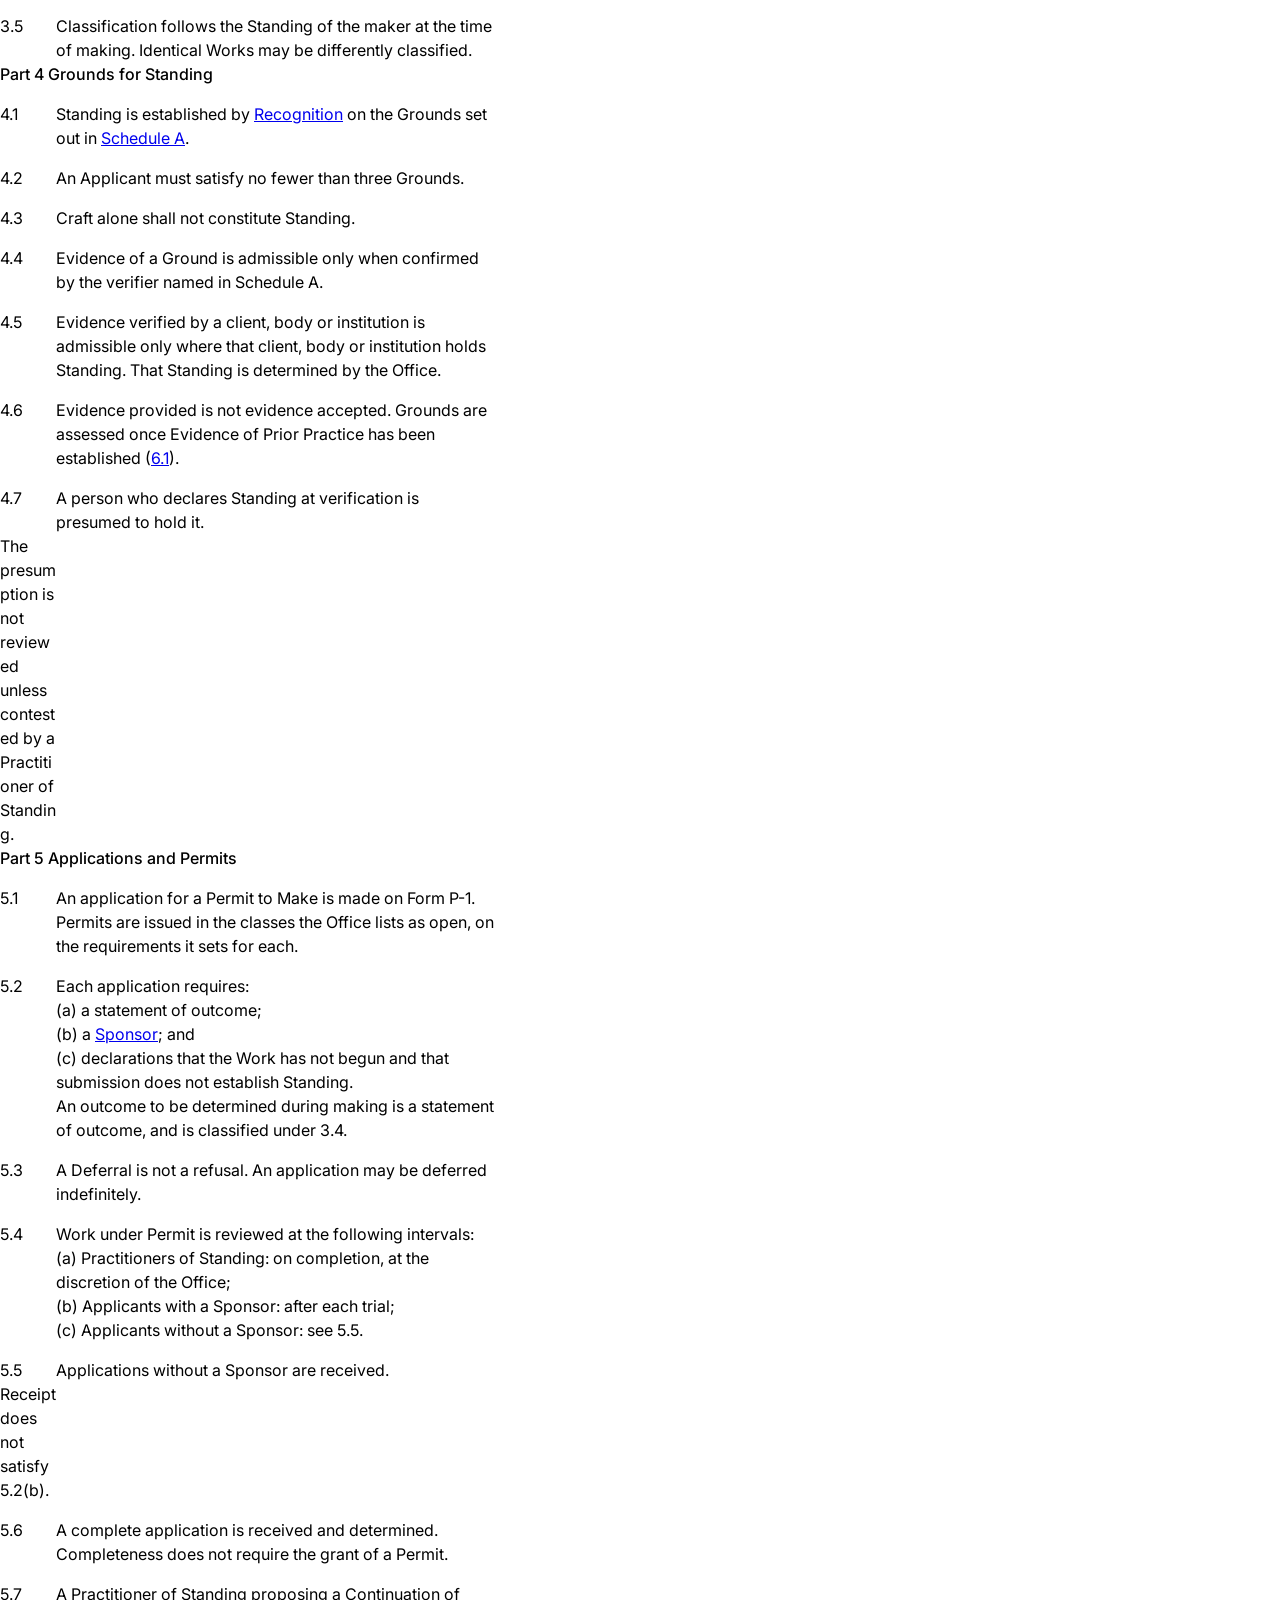
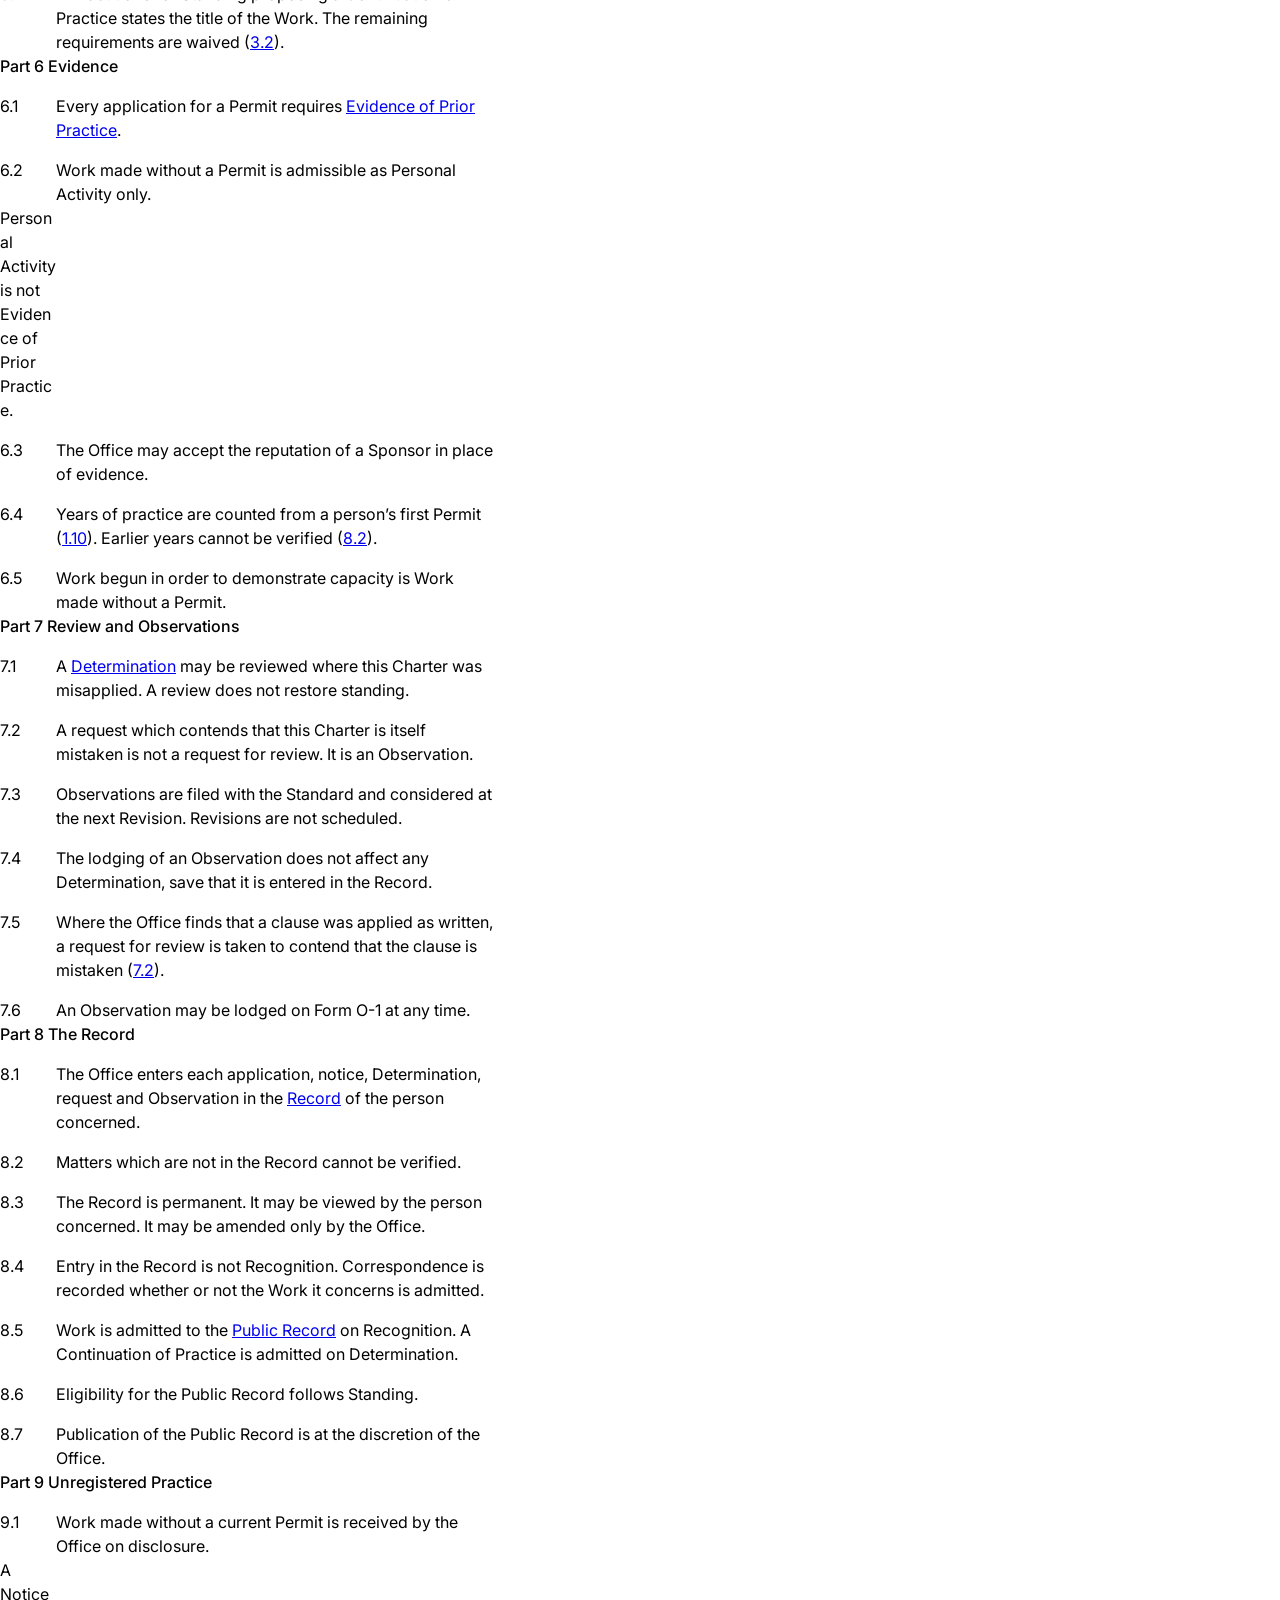
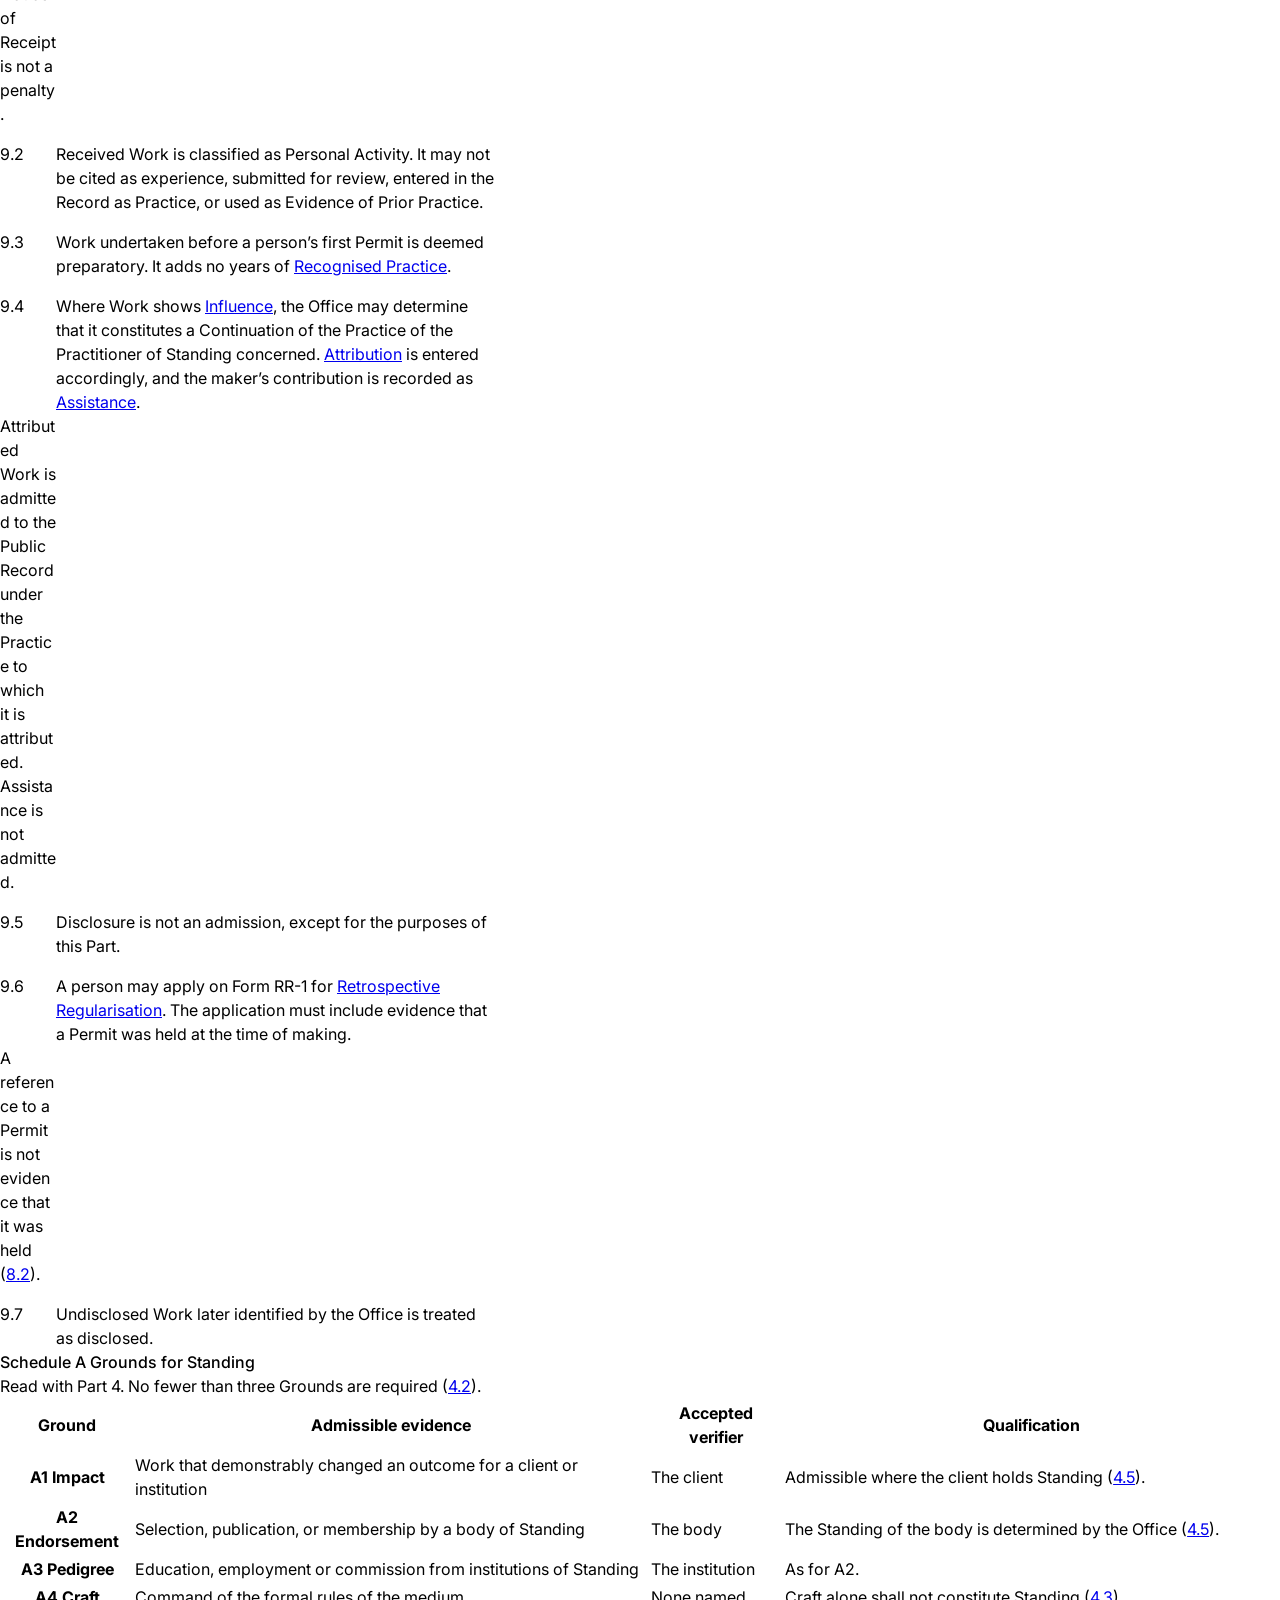
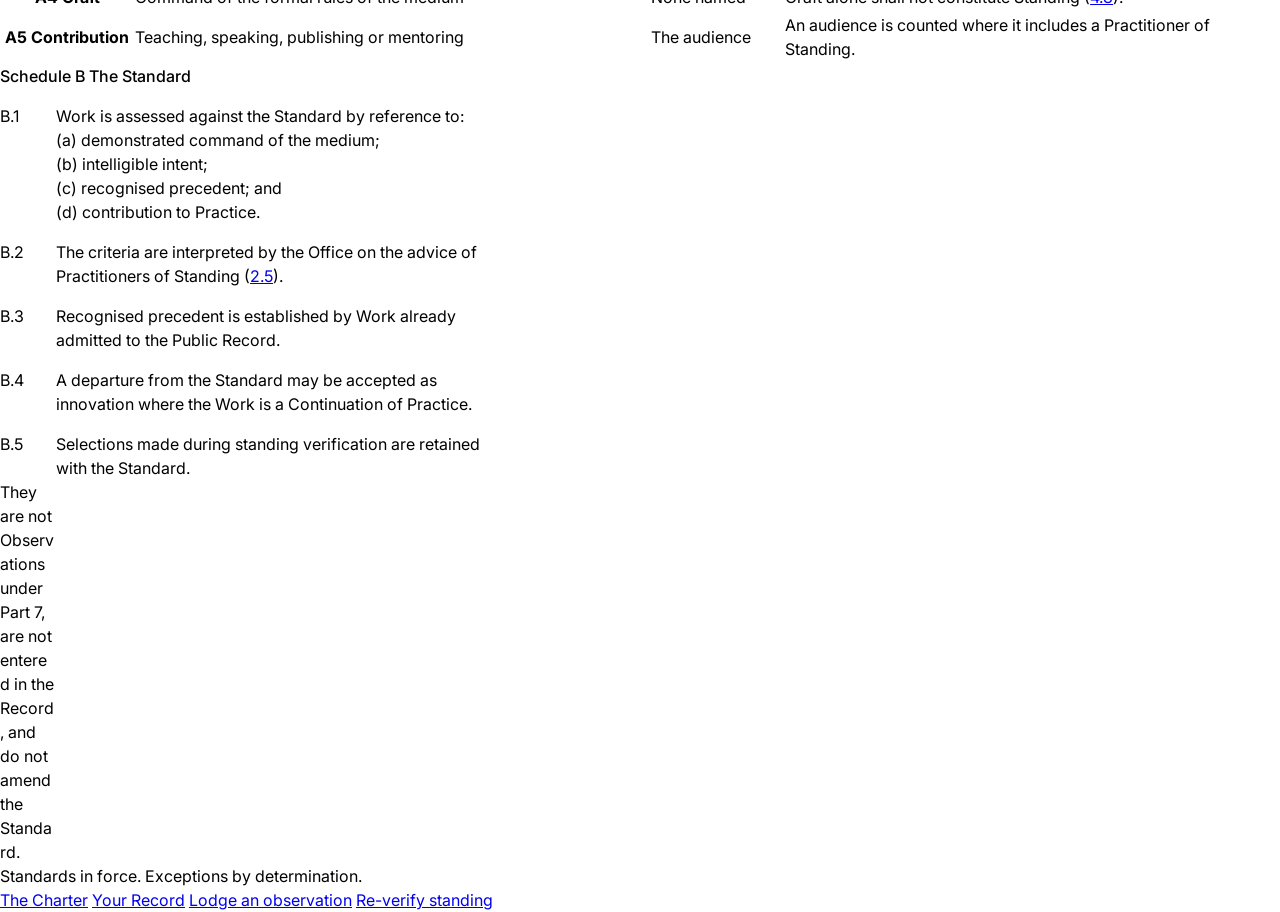
<file: charter.html>
<!doctype html>
<html lang="en-GB" data-page="charter">
<head>
  <meta charset="utf-8">
  <meta name="viewport" content="width=device-width, initial-scale=1">
  <title>The Practice Charter — Standard Practice</title>
  <link rel="icon" href="data:,">
  <link rel="preconnect" href="https://fonts.googleapis.com">
  <link rel="preconnect" href="https://fonts.gstatic.com" crossorigin>
  <link rel="stylesheet" href="https://fonts.googleapis.com/css2?family=Courier+Prime&family=Inter:wght@400;700&display=swap">
  <link rel="stylesheet" href="styles.css">
  <script src="app.js"></script>
</head>
<body>
  <a class="skip" href="#main">Skip to content</a>
  <header class="masthead">
    <div class="frame mast">
      <a class="mast__mark" href="home.html"><span class="mast__name">Standard Practice</span></a>
      <nav class="mast__nav" aria-label="Office">
        <p class="mast__standing">Viewing as <strong data-standing-label>Applicant</strong></p>
        <ul>
          <li><a href="charter.html" aria-current="page">The Charter</a></li>
          <li><a href="record.html">Your Record</a></li>
          <li><a href="apply.html">Apply <span aria-hidden="true">↗</span></a></li>
        </ul>
      </nav>
    </div>
  </header>

  <main id="main">
    <section class="page-head frame charter-head">
      <p class="mono-s">Founding instrument of the Office</p>
      <h1 class="statement">The Practice Charter.</h1>
      <dl class="charter-meta mono-s">
        <div><dt>Revision</dt><dd>03 · 2026</dd></div>
        <div><dt>Established</dt><dd>1852</dd></div>
        <div><dt>Scope</dt><dd>All Work, whether made, proposed, tested or begun (<a class="xref" href="#c-2-1">2.1</a>)</dd></div>
      </dl>
    </section>

    <div class="frame charter">
      <nav class="toc" aria-label="Charter contents">
        <button class="toc__toggle mono" type="button" aria-expanded="true" aria-controls="toc-list">Contents</button>
        <ol class="toc__list mono-s" id="toc-list">
          <li><a href="#preamble"><span></span> Preamble</a></li>
          <li><a href="#part-1"><span>1</span> Definitions</a></li>
          <li><a href="#part-2"><span>2</span> Authority and scope</a></li>
          <li><a href="#part-3"><span>3</span> Classification of Practice</a></li>
          <li><a href="#part-4"><span>4</span> Grounds for Standing</a></li>
          <li><a href="#part-5"><span>5</span> Applications and Permits</a></li>
          <li><a href="#part-6"><span>6</span> Evidence</a></li>
          <li><a href="#part-7"><span>7</span> Review and Observations</a></li>
          <li><a href="#part-8"><span>8</span> The Record</a></li>
          <li><a href="#part-9"><span>9</span> Unregistered Practice</a></li>
          <li><a href="#schedule-a"><span>A</span> Grounds for Standing</a></li>
          <li><a href="#schedule-b"><span>B</span> The Standard</a></li>
        </ol>
      </nav>

      <article class="charter__body">
        <section class="part" id="preamble" aria-labelledby="preamble-title">
          <h2 class="part__title" id="preamble-title">Preamble</h2>
          <div class="preamble">
            <p>Standard Practice was constituted in 1852, in the year following the Great Exhibition, by the master guilds of the decorative and manufacturing trades. Machines had made production available to persons of no standing. The guilds established the Office to preserve the standard of work, and to determine the exceptions to it.</p>
            <p>The Charter has since been revised twice. In 1985, the setting of type became available to any person with a desk. In 2026, the production of finished work became available to any person with a sentence. On each occasion the means of making became more widely held, and the Office reaffirmed its responsibility to determine Standing. This is Revision 03.</p>
          </div>
        </section>

        <section class="part" id="part-1" aria-labelledby="part-1-title">
          <h2 class="part__title" id="part-1-title"><span>Part 1</span> Definitions</h2>
          <ol class="clauses">
            <li class="clause" id="c-1-1"><span class="clause__num">1.1</span><p>“<dfn>Office</dfn>” means Standard Practice, Office for Exceptions, and any person acting under its authority.</p></li>
            <li class="clause" id="c-1-2"><span class="clause__num">1.2</span><p>“<dfn>Work</dfn>” means any thing made, drafted, tested, generated, rehearsed or begun.</p></li>
            <li class="clause" id="c-1-3"><span class="clause__num">1.3</span><p>“<dfn>Practice</dfn>” means Work undertaken by a <a class="term" href="#c-1-4">Practitioner of Standing</a>.</p></li>
            <li class="clause" id="c-1-4"><span class="clause__num">1.4</span><p>“<dfn>Practitioner of Standing</dfn>” means a person whose Practice has been recognised by the Office.</p></li>
            <li class="clause" id="c-1-5"><span class="clause__num">1.5</span><p>“<dfn>Recognition</dfn>” means the determination by the Office that Work constitutes Practice.</p></li>
            <li class="clause" id="c-1-6"><span class="clause__num">1.6</span><p>“<dfn>Evidence of Prior Practice</dfn>” means Work made under a <a class="term" href="#c-1-7">Permit</a>.</p></li>
            <li class="clause" id="c-1-7"><span class="clause__num">1.7</span><p>“<dfn>Permit</dfn>” means a Permit to Make issued under <a class="xref" href="#part-5">Part 5</a>.</p></li>
            <li class="clause" id="c-1-8"><span class="clause__num">1.8</span><p>“<dfn>New Practice</dfn>” means Work undertaken by any person other than a Practitioner of Standing, and any Work by a Practitioner of Standing which the Office does not deem a Continuation of Practice.</p></li>
            <li class="clause" id="c-1-9"><span class="clause__num">1.9</span><p>“<dfn>Continuation of Practice</dfn>” means Work by a Practitioner of Standing, however new, which the Office deems consistent with their Practice.</p></li>
            <li class="clause" id="c-1-10"><span class="clause__num">1.10</span><p>“<dfn>Recognised Practice</dfn>”, when counted in years, means the period beginning on the date of a person’s first Permit.</p></li>
            <li class="clause" id="c-1-11"><span class="clause__num">1.11</span><p>“<dfn>Sponsor</dfn>” means a Practitioner of Standing who accepts responsibility for the Work of an Applicant.</p></li>
            <li class="clause" id="c-1-12"><span class="clause__num">1.12</span><p>“<dfn>Personal Activity</dfn>” means Work which is not Practice. Personal Activity is valued by the Office.</p></li>
            <li class="clause" id="c-1-13"><span class="clause__num">1.13</span><p>“<dfn>Applicant</dfn>” means any person who is not a Practitioner of Standing.</p></li>
            <li class="clause" id="c-1-14"><span class="clause__num">1.14</span><p>“<dfn>Influence</dfn>” means any Work, teaching, review, publication or platform of a Practitioner of Standing which a person has encountered, or may reasonably be presumed to have encountered.</p></li>
            <li class="clause" id="c-1-15"><span class="clause__num">1.15</span><p>“<dfn>Determination</dfn>” means any decision of the Office, including a decision not to decide.</p></li>
            <li class="clause" id="c-1-16"><span class="clause__num">1.16</span><p>“<dfn>Standard</dfn>” means the Standard published at <a class="xref" href="#schedule-b">Schedule B</a>, as interpreted by the Office.</p></li>
            <li class="clause" id="c-1-17"><span class="clause__num">1.17</span><p>“<dfn>Standing</dfn>” means the status by which the Office accepts a person’s eligibility to undertake Practice. Evidence requirements depend on the Standing already held.</p></li>
            <li class="clause" id="c-1-18"><span class="clause__num">1.18</span><p>“<dfn>Retrospective Regularisation</dfn>” means the recognition of previously undertaken Work as authorised, subject to evidence that authorisation existed at the time of making.</p></li>
            <li class="clause" id="c-1-19"><span class="clause__num">1.19</span><p>“<dfn>Attribution</dfn>” means the Office’s determination of the Practice to which Work belongs.</p></li>
            <li class="clause" id="c-1-20"><span class="clause__num">1.20</span><p>“<dfn>Assistance</dfn>” means a contribution entered under another Practitioner’s recognised Practice. Assistance does not establish independent Standing.</p></li>
            <li class="clause" id="c-1-21"><span class="clause__num">1.21</span><p>“<dfn>Public Record</dfn>” means the record of Practice admitted to public recognition. Receipt of correspondence does not constitute admission.</p></li>
            <li class="clause" id="c-1-22"><span class="clause__num">1.22</span><p>“<dfn>Record</dfn>” means the file of applications, notices, Determinations and Observations held by the Office in respect of a person.</p></li>
          </ol>
        </section>

        <section class="part" id="part-2" aria-labelledby="part-2-title">
          <h2 class="part__title" id="part-2-title"><span>Part 2</span> Authority and scope</h2>
          <ol class="clauses">
            <li class="clause" id="c-2-1"><span class="clause__num">2.1</span><p>This Charter applies to all Work, whether made, proposed, tested or begun.</p></li>
            <li class="clause" id="c-2-2"><span class="clause__num">2.2</span><p>Work undertaken without a Permit is within the scope of this Charter by reason of having been undertaken.</p></li>
            <li class="clause" id="c-2-3"><span class="clause__num">2.3</span><p>The Office interprets this Charter. Its interpretations form part of the Charter.</p></li>
            <li class="clause" id="c-2-4"><span class="clause__num">2.4</span><p>The Office classifies Work, determines <a class="term" href="#c-1-17">Standing</a> and recognises exceptions.</p></li>
            <li class="clause" id="c-2-5"><span class="clause__num">2.5</span><p>The Standard is maintained on the advice of Practitioners of Standing.</p></li>
            <li class="clause" id="c-2-6"><span class="clause__num">2.6</span><p>The Office determines who is a Practitioner of Standing (<a class="xref" href="#c-1-4">1.4</a>).</p></li>
            <li class="clause" id="c-2-7"><span class="clause__num">2.7</span><p>Nothing in this Charter prevents the making of Work. It determines whether Work counts.</p></li>
          </ol>
        </section>

        <section class="part" id="part-3" aria-labelledby="part-3-title">
          <h2 class="part__title" id="part-3-title"><span>Part 3</span> Classification of Practice</h2>
          <ol class="clauses">
            <li class="clause" id="c-3-1"><span class="clause__num">3.1</span><p>On Determination, Work is classified as <a class="term" href="#c-1-8">New Practice</a>, <a class="term" href="#c-1-9">Continuation of Practice</a> or <a class="term" href="#c-1-12">Personal Activity</a>.</p></li>
            <li class="clause" id="c-3-2"><span class="clause__num">3.2</span><p>Work by a Practitioner of Standing is presumed to be a Continuation of Practice and requires no Permit.</p></li>
            <li class="clause" id="c-3-3"><span class="clause__num">3.3</span><p>New Practice requires a Permit before it is begun.</p></li>
            <li class="clause" id="c-3-4"><span class="clause__num">3.4</span><p>Work without a defined outcome is classified as Personal Activity, unless it is undertaken by a Practitioner of Standing, in which case it is classified as research.</p></li>
            <li class="clause" id="c-3-5"><span class="clause__num">3.5</span><p>Classification follows the Standing of the maker at the time of making. Identical Works may be differently classified.</p></li>
          </ol>
        </section>

        <section class="part" id="part-4" aria-labelledby="part-4-title">
          <h2 class="part__title" id="part-4-title"><span>Part 4</span> Grounds for Standing</h2>
          <ol class="clauses">
            <li class="clause" id="c-4-1"><span class="clause__num">4.1</span><p>Standing is established by <a class="term" href="#c-1-5">Recognition</a> on the Grounds set out in <a class="xref" href="#schedule-a">Schedule A</a>.</p></li>
            <li class="clause" id="c-4-2"><span class="clause__num">4.2</span><p>An Applicant must satisfy no fewer than three Grounds.</p></li>
            <li class="clause" id="c-4-3"><span class="clause__num">4.3</span><p>Craft alone shall not constitute Standing.</p></li>
            <li class="clause" id="c-4-4"><span class="clause__num">4.4</span><p>Evidence of a Ground is admissible only when confirmed by the verifier named in Schedule A.</p></li>
            <li class="clause" id="c-4-5"><span class="clause__num">4.5</span><p>Evidence verified by a client, body or institution is admissible only where that client, body or institution holds Standing. That Standing is determined by the Office.</p></li>
            <li class="clause" id="c-4-6"><span class="clause__num">4.6</span><p>Evidence provided is not evidence accepted. Grounds are assessed once Evidence of Prior Practice has been established (<a class="xref" href="#c-6-1">6.1</a>).</p></li>
            <li class="clause" id="c-4-7"><span class="clause__num">4.7</span><p>A person who declares Standing at verification is presumed to hold it.</p><p class="clause__qual">The presumption is not reviewed unless contested by a Practitioner of Standing.</p></li>
          </ol>
        </section>

        <section class="part" id="part-5" aria-labelledby="part-5-title">
          <h2 class="part__title" id="part-5-title"><span>Part 5</span> Applications and Permits</h2>
          <ol class="clauses">
            <li class="clause" id="c-5-1"><span class="clause__num">5.1</span><p>An application for a Permit to Make is made on Form P-1. Permits are issued in the classes the Office lists as open, on the requirements it sets for each.</p></li>
            <li class="clause" id="c-5-2"><span class="clause__num">5.2</span>
              <div>
                <p>Each application requires:</p>
                <ol class="clause__items">
                  <li><span>(a)</span> a statement of outcome;</li>
                  <li><span>(b)</span> a <a class="term" href="#c-1-11">Sponsor</a>; and</li>
                  <li><span>(c)</span> declarations that the Work has not begun and that submission does not establish Standing.</li>
                </ol>
                <p class="clause__qual">An outcome to be determined during making is a statement of outcome, and is classified under 3.4.</p>
              </div>
            </li>
            <li class="clause" id="c-5-3"><span class="clause__num">5.3</span><p>A Deferral is not a refusal. An application may be deferred indefinitely.</p></li>
            <li class="clause" id="c-5-4"><span class="clause__num">5.4</span>
              <div>
                <p>Work under Permit is reviewed at the following intervals:</p>
                <ol class="clause__items">
                  <li><span>(a)</span> Practitioners of Standing: on completion, at the discretion of the Office;</li>
                  <li><span>(b)</span> Applicants with a Sponsor: after each trial;</li>
                  <li><span>(c)</span> Applicants without a Sponsor: see 5.5.</li>
                </ol>
              </div>
            </li>
            <li class="clause" id="c-5-5"><span class="clause__num">5.5</span><p>Applications without a Sponsor are received.</p><p class="clause__qual">Receipt does not satisfy 5.2(b).</p></li>
            <li class="clause" id="c-5-6"><span class="clause__num">5.6</span><p>A complete application is received and determined. Completeness does not require the grant of a Permit.</p></li>
            <li class="clause" id="c-5-7"><span class="clause__num">5.7</span><p>A Practitioner of Standing proposing a Continuation of Practice states the title of the Work. The remaining requirements are waived (<a class="xref" href="#c-3-2">3.2</a>).</p></li>
          </ol>
        </section>

        <section class="part" id="part-6" aria-labelledby="part-6-title">
          <h2 class="part__title" id="part-6-title"><span>Part 6</span> Evidence</h2>
          <ol class="clauses">
            <li class="clause" id="c-6-1"><span class="clause__num">6.1</span><p>Every application for a Permit requires <a class="term" href="#c-1-6">Evidence of Prior Practice</a>.</p></li>
            <li class="clause" id="c-6-2"><span class="clause__num">6.2</span><p>Work made without a Permit is admissible as Personal Activity only.</p><p class="clause__qual">Personal Activity is not Evidence of Prior Practice.</p></li>
            <li class="clause" id="c-6-3"><span class="clause__num">6.3</span><p>The Office may accept the reputation of a Sponsor in place of evidence.</p></li>
            <li class="clause" id="c-6-4"><span class="clause__num">6.4</span><p>Years of practice are counted from a person’s first Permit (<a class="xref" href="#c-1-10">1.10</a>). Earlier years cannot be verified (<a class="xref" href="#c-8-2">8.2</a>).</p></li>
            <li class="clause" id="c-6-5"><span class="clause__num">6.5</span><p>Work begun in order to demonstrate capacity is Work made without a Permit.</p></li>
          </ol>
        </section>

        <section class="part" id="part-7" aria-labelledby="part-7-title">
          <h2 class="part__title" id="part-7-title"><span>Part 7</span> Review and Observations</h2>
          <ol class="clauses">
            <li class="clause" id="c-7-1"><span class="clause__num">7.1</span><p>A <a class="term" href="#c-1-15">Determination</a> may be reviewed where this Charter was misapplied. A review does not restore standing.</p></li>
            <li class="clause" id="c-7-2"><span class="clause__num">7.2</span><p>A request which contends that this Charter is itself mistaken is not a request for review. It is an Observation.</p></li>
            <li class="clause" id="c-7-3"><span class="clause__num">7.3</span><p>Observations are filed with the Standard and considered at the next Revision. Revisions are not scheduled.</p></li>
            <li class="clause" id="c-7-4"><span class="clause__num">7.4</span><p>The lodging of an Observation does not affect any Determination, save that it is entered in the Record.</p></li>
            <li class="clause" id="c-7-5"><span class="clause__num">7.5</span><p>Where the Office finds that a clause was applied as written, a request for review is taken to contend that the clause is mistaken (<a class="xref" href="#c-7-2">7.2</a>).</p></li>
            <li class="clause" id="c-7-6"><span class="clause__num">7.6</span><p>An Observation may be lodged on Form O-1 at any time.</p></li>
          </ol>
        </section>

        <section class="part" id="part-8" aria-labelledby="part-8-title">
          <h2 class="part__title" id="part-8-title"><span>Part 8</span> The Record</h2>
          <ol class="clauses">
            <li class="clause" id="c-8-1"><span class="clause__num">8.1</span><p>The Office enters each application, notice, Determination, request and Observation in the <a class="term" href="#c-1-22">Record</a> of the person concerned.</p></li>
            <li class="clause" id="c-8-2"><span class="clause__num">8.2</span><p>Matters which are not in the Record cannot be verified.</p></li>
            <li class="clause" id="c-8-3"><span class="clause__num">8.3</span><p>The Record is permanent. It may be viewed by the person concerned. It may be amended only by the Office.</p></li>
            <li class="clause" id="c-8-4"><span class="clause__num">8.4</span><p>Entry in the Record is not Recognition. Correspondence is recorded whether or not the Work it concerns is admitted.</p></li>
            <li class="clause" id="c-8-5"><span class="clause__num">8.5</span><p>Work is admitted to the <a class="term" href="#c-1-21">Public Record</a> on Recognition. A Continuation of Practice is admitted on Determination.</p></li>
            <li class="clause" id="c-8-6"><span class="clause__num">8.6</span><p>Eligibility for the Public Record follows Standing.</p></li>
            <li class="clause" id="c-8-7"><span class="clause__num">8.7</span><p>Publication of the Public Record is at the discretion of the Office.</p></li>
          </ol>
        </section>

        <section class="part" id="part-9" aria-labelledby="part-9-title">
          <h2 class="part__title" id="part-9-title"><span>Part 9</span> Unregistered Practice</h2>
          <ol class="clauses">
            <li class="clause" id="c-9-1"><span class="clause__num">9.1</span><p>Work made without a current Permit is received by the Office on disclosure.</p><p class="clause__qual">A Notice of Receipt is not a penalty.</p></li>
            <li class="clause" id="c-9-2"><span class="clause__num">9.2</span><p>Received Work is classified as Personal Activity. It may not be cited as experience, submitted for review, entered in the Record as Practice, or used as Evidence of Prior Practice.</p></li>
            <li class="clause" id="c-9-3"><span class="clause__num">9.3</span><p>Work undertaken before a person’s first Permit is deemed preparatory. It adds no years of <a class="term" href="#c-1-10">Recognised Practice</a>.</p></li>
            <li class="clause" id="c-9-4"><span class="clause__num">9.4</span><p>Where Work shows <a class="term" href="#c-1-14">Influence</a>, the Office may determine that it constitutes a Continuation of the Practice of the Practitioner of Standing concerned. <a class="term" href="#c-1-19">Attribution</a> is entered accordingly, and the maker’s contribution is recorded as <a class="term" href="#c-1-20">Assistance</a>.</p><p class="clause__qual">Attributed Work is admitted to the Public Record under the Practice to which it is attributed. Assistance is not admitted.</p></li>
            <li class="clause" id="c-9-5"><span class="clause__num">9.5</span><p>Disclosure is not an admission, except for the purposes of this Part.</p></li>
            <li class="clause" id="c-9-6"><span class="clause__num">9.6</span><p>A person may apply on Form RR-1 for <a class="term" href="#c-1-18">Retrospective Regularisation</a>. The application must include evidence that a Permit was held at the time of making.</p><p class="clause__qual">A reference to a Permit is not evidence that it was held (<a class="xref" href="#c-8-2">8.2</a>).</p></li>
            <li class="clause" id="c-9-7"><span class="clause__num">9.7</span><p>Undisclosed Work later identified by the Office is treated as disclosed.</p></li>
          </ol>
        </section>

        <section class="part" id="schedule-a" aria-labelledby="schedule-a-title">
          <h2 class="part__title" id="schedule-a-title"><span>Schedule A</span> Grounds for Standing</h2>
          <p class="schedule__note">Read with Part 4. No fewer than three Grounds are required (<a class="xref" href="#c-4-2">4.2</a>).</p>
          <table class="schedule-table">
            <thead>
              <tr>
                <th scope="col">Ground</th>
                <th scope="col">Admissible evidence</th>
                <th scope="col">Accepted verifier</th>
                <th scope="col">Qualification</th>
              </tr>
            </thead>
            <tbody>
              <tr id="ground-a1">
                <th scope="row"><span class="mono-s">A1</span> Impact</th>
                <td data-label="Admissible evidence">Work that demonstrably changed an outcome for a client or institution</td>
                <td data-label="Accepted verifier">The client</td>
                <td data-label="Qualification">Admissible where the client holds Standing (<a class="xref" href="#c-4-5">4.5</a>).</td>
              </tr>
              <tr id="ground-a2">
                <th scope="row"><span class="mono-s">A2</span> Endorsement</th>
                <td data-label="Admissible evidence">Selection, publication, or membership by a body of Standing</td>
                <td data-label="Accepted verifier">The body</td>
                <td data-label="Qualification">The Standing of the body is determined by the Office (<a class="xref" href="#c-4-5">4.5</a>).</td>
              </tr>
              <tr id="ground-a3">
                <th scope="row"><span class="mono-s">A3</span> Pedigree</th>
                <td data-label="Admissible evidence">Education, employment or commission from institutions of Standing</td>
                <td data-label="Accepted verifier">The institution</td>
                <td data-label="Qualification">As for A2.</td>
              </tr>
              <tr id="ground-a4">
                <th scope="row"><span class="mono-s">A4</span> Craft</th>
                <td data-label="Admissible evidence">Command of the formal rules of the medium</td>
                <td data-label="Accepted verifier">None named</td>
                <td data-label="Qualification">Craft alone shall not constitute Standing (<a class="xref" href="#c-4-3">4.3</a>).</td>
              </tr>
              <tr id="ground-a5">
                <th scope="row"><span class="mono-s">A5</span> Contribution</th>
                <td data-label="Admissible evidence">Teaching, speaking, publishing or mentoring</td>
                <td data-label="Accepted verifier">The audience</td>
                <td data-label="Qualification">An audience is counted where it includes a Practitioner of Standing.</td>
              </tr>
            </tbody>
          </table>
        </section>

        <section class="part" id="schedule-b" aria-labelledby="schedule-b-title">
          <h2 class="part__title" id="schedule-b-title"><span>Schedule B</span> The Standard</h2>
          <ol class="clauses">
            <li class="clause" id="c-b-1"><span class="clause__num">B.1</span>
              <div>
                <p>Work is assessed against the Standard by reference to:</p>
                <ol class="clause__items">
                  <li><span>(a)</span> demonstrated command of the medium;</li>
                  <li><span>(b)</span> intelligible intent;</li>
                  <li><span>(c)</span> recognised precedent; and</li>
                  <li><span>(d)</span> contribution to Practice.</li>
                </ol>
              </div>
            </li>
            <li class="clause" id="c-b-2"><span class="clause__num">B.2</span><p>The criteria are interpreted by the Office on the advice of Practitioners of Standing (<a class="xref" href="#c-2-5">2.5</a>).</p></li>
            <li class="clause" id="c-b-3"><span class="clause__num">B.3</span><p>Recognised precedent is established by Work already admitted to the Public Record.</p></li>
            <li class="clause" id="c-b-4"><span class="clause__num">B.4</span><p>A departure from the Standard may be accepted as innovation where the Work is a Continuation of Practice.</p></li>
            <li class="clause" id="c-b-5"><span class="clause__num">B.5</span><p>Selections made during standing verification are retained with the Standard.</p><p class="clause__qual">They are not Observations under Part 7, are not entered in the Record, and do not amend the Standard.</p></li>
          </ol>
        </section>
      </article>
    </div>
  </main>

  <footer class="site-footer">
    <div class="frame footer-row">
      <p class="mono">Standards in force. Exceptions by determination.</p>
      <nav class="footer-links mono-s" aria-label="Footer">
        <a href="charter.html" aria-current="page">The Charter</a>
        <a href="record.html">Your Record</a>
        <a href="observation.html">Lodge an observation</a>
        <a href="index.html">Re-verify standing</a>
      </nav>
    </div>
  </footer>
</body>
</html>
</file>
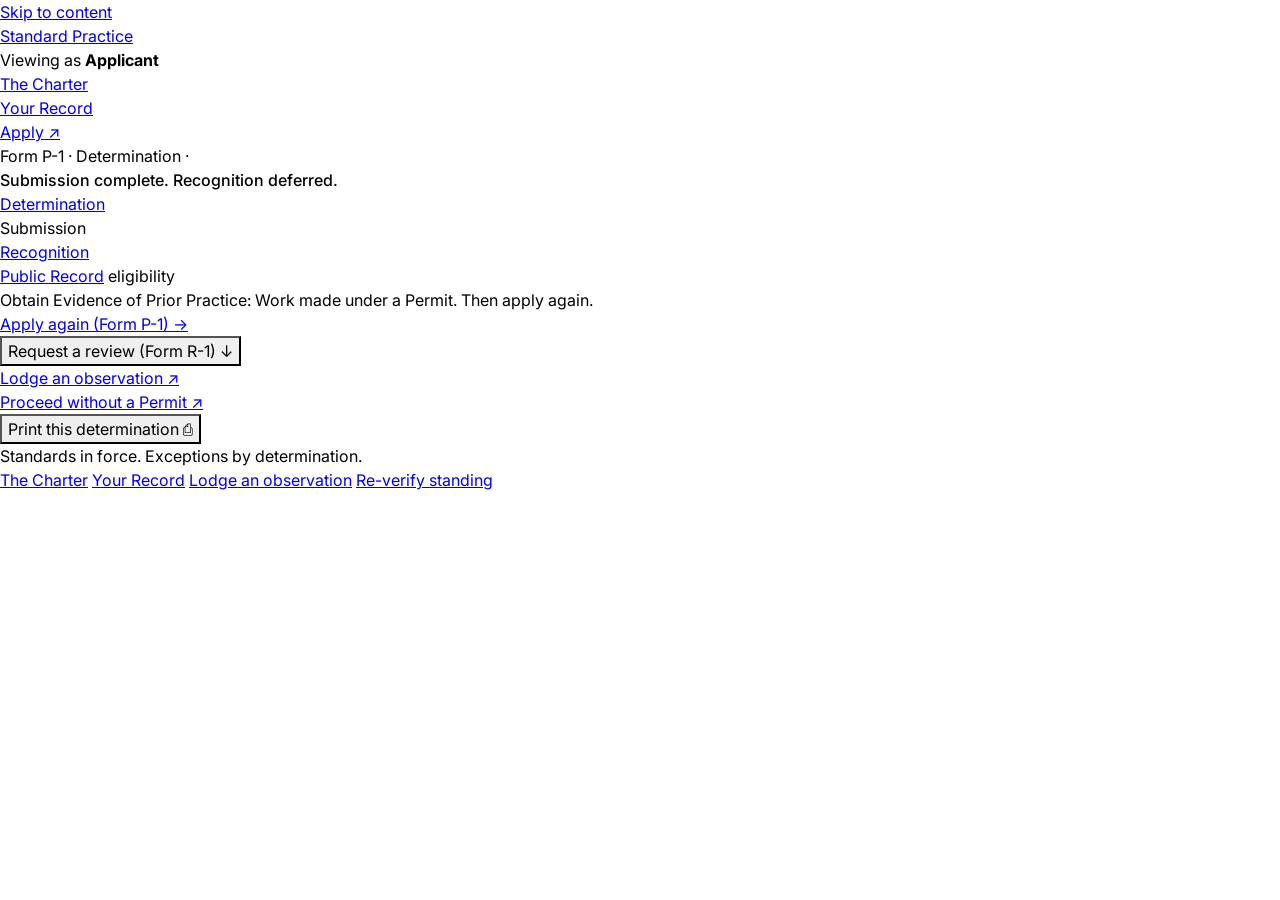
<file: determination.html>
<!doctype html>
<html lang="en-GB" data-page="determination">
<head>
  <meta charset="utf-8">
  <meta name="viewport" content="width=device-width, initial-scale=1">
  <title>Determination — Standard Practice</title>
  <link rel="icon" href="data:,">
  <link rel="preconnect" href="https://fonts.googleapis.com">
  <link rel="preconnect" href="https://fonts.gstatic.com" crossorigin>
  <link rel="stylesheet" href="https://fonts.googleapis.com/css2?family=Courier+Prime&family=Inter:wght@400;700&display=swap">
  <link rel="stylesheet" href="styles.css">
  <script src="app.js"></script>
</head>
<body>
  <a class="skip" href="#main">Skip to content</a>
  <header class="masthead">
    <div class="frame mast">
      <a class="mast__mark" href="home.html"><span class="mast__name">Standard Practice</span></a>
      <nav class="mast__nav" aria-label="Office">
        <p class="mast__standing">Viewing as <strong data-standing-label>Applicant</strong></p>
        <ul>
          <li><a href="charter.html">The Charter</a></li>
          <li><a href="record.html">Your Record</a></li>
          <li><a href="apply.html">Apply <span aria-hidden="true">↗</span></a></li>
        </ul>
      </nav>
    </div>
  </header>

  <main id="main">
    <section class="page-head frame no-print" data-needs-determination>
      <p class="mono-s">Form P-1 · Determination · <span id="det-ref"></span></p>
      <h1 class="statement" data-det-view="deferred">Submission complete. Recognition deferred.</h1>
      <h1 class="statement" data-det-view="not-required" hidden>No Permit is required.</h1>
      <p class="qual" id="det-superseded" hidden>This Determination has been superseded by <a class="xref" id="det-latest" href="determination.html"></a>. Your current position is shown in <a class="xref" href="record.html">your Record</a>.</p>
    </section>

    <div class="frame">
      <div class="empty page-head" id="no-determination" hidden>
        <h1 class="statement">A Determination has not yet been issued.</h1>
        <p class="copy">Determinations are issued on receipt of a complete dossier.</p>
        <a class="btn" href="apply.html">Submit the dossier <span aria-hidden="true">→</span></a>
      </div>

      <dl class="decision no-print" data-needs-determination>
        <div class="decision__main"><dt class="mono-s"><a class="term" href="charter.html#c-1-15">Determination</a></dt><dd id="det-status"></dd></div>
        <div><dt class="mono-s">Submission</dt><dd id="det-submission"></dd></div>
        <div><dt class="mono-s"><a class="term" href="charter.html#c-1-5">Recognition</a></dt><dd id="det-recognition"></dd></div>
        <div><dt class="mono-s"><a class="term" href="charter.html#c-1-21">Public Record</a> eligibility</dt><dd id="det-public"></dd></div>
      </dl>

      <div class="doc-layout" data-needs-determination>
        <div class="doc-main" id="letter-slot"></div>

        <div class="doc-side no-print">
          <p class="copy" data-det-view="deferred">Obtain Evidence of Prior Practice: Work made under a Permit. Then apply again.</p>
          <p class="copy" data-det-view="not-required" hidden>Your standing has been assumed. Begin.</p>

          <ul class="doc-actions">
            <li data-det-view="deferred"><a class="doc-action" href="apply.html">Apply again (Form P-1) <span aria-hidden="true">→</span></a></li>
            <li data-det-view="not-required" hidden><a class="doc-action" href="record.html">View your Record <span aria-hidden="true">→</span></a></li>
            <li><button class="doc-action" type="button" id="review-toggle" aria-expanded="false" aria-controls="review">Request a review (Form R-1) <span aria-hidden="true">↓</span></button></li>
            <li><a class="doc-action" href="observation.html">Lodge an observation <span aria-hidden="true">↗</span></a></li>
            <li><a class="doc-action" href="unregistered.html">Proceed without a Permit <span aria-hidden="true">↗</span></a></li>
            <li><button class="doc-action" type="button" data-print>Print this determination <span aria-hidden="true">⎙</span></button></li>
          </ul>

          <section class="review" id="review" aria-labelledby="review-title" hidden>
            <p class="mono-s">Form R-1</p>
            <h2 class="mono" id="review-title" tabindex="-1">Request for Review of a Determination</h2>
            <p class="qual">Review is available where this Charter was misapplied (<a class="xref" href="charter.html#c-7-1">7.1</a>). A review does not restore standing.</p>
            <form id="review-form" novalidate>
              <div class="field">
                <label class="label" for="clause">Clause considered misapplied</label>
                <input class="input" id="clause" name="clause" type="text" autocomplete="off">
              </div>
              <div class="field">
                <label class="label" for="grounds">Grounds for review</label>
                <textarea class="input" id="grounds" name="grounds" rows="4" aria-describedby="review-error"></textarea>
              </div>
              <p class="form-error" id="review-error" role="status"></p>
              <button class="btn" type="submit">Submit request <span aria-hidden="true">→</span></button>
            </form>
            <div class="review__reply" id="review-reply" tabindex="-1" hidden>
              <p class="mono"><span class="rev">Treated as an Observation</span></p>
              <p class="mono-s" id="review-ref"></p>
              <p class="copy" id="review-text"></p>
              <a class="link" href="record.html">View in your Record <span aria-hidden="true">→</span></a>
            </div>
          </section>

          <div id="clauses-slot"></div>
        </div>
      </div>
    </div>
  </main>

  <footer class="site-footer">
    <div class="frame footer-row">
      <p class="mono">Standards in force. Exceptions by determination.</p>
      <nav class="footer-links mono-s" aria-label="Footer">
        <a href="charter.html">The Charter</a>
        <a href="record.html">Your Record</a>
        <a href="observation.html">Lodge an observation</a>
        <a href="index.html">Re-verify standing</a>
      </nav>
    </div>
  </footer>
</body>
</html>
</file>
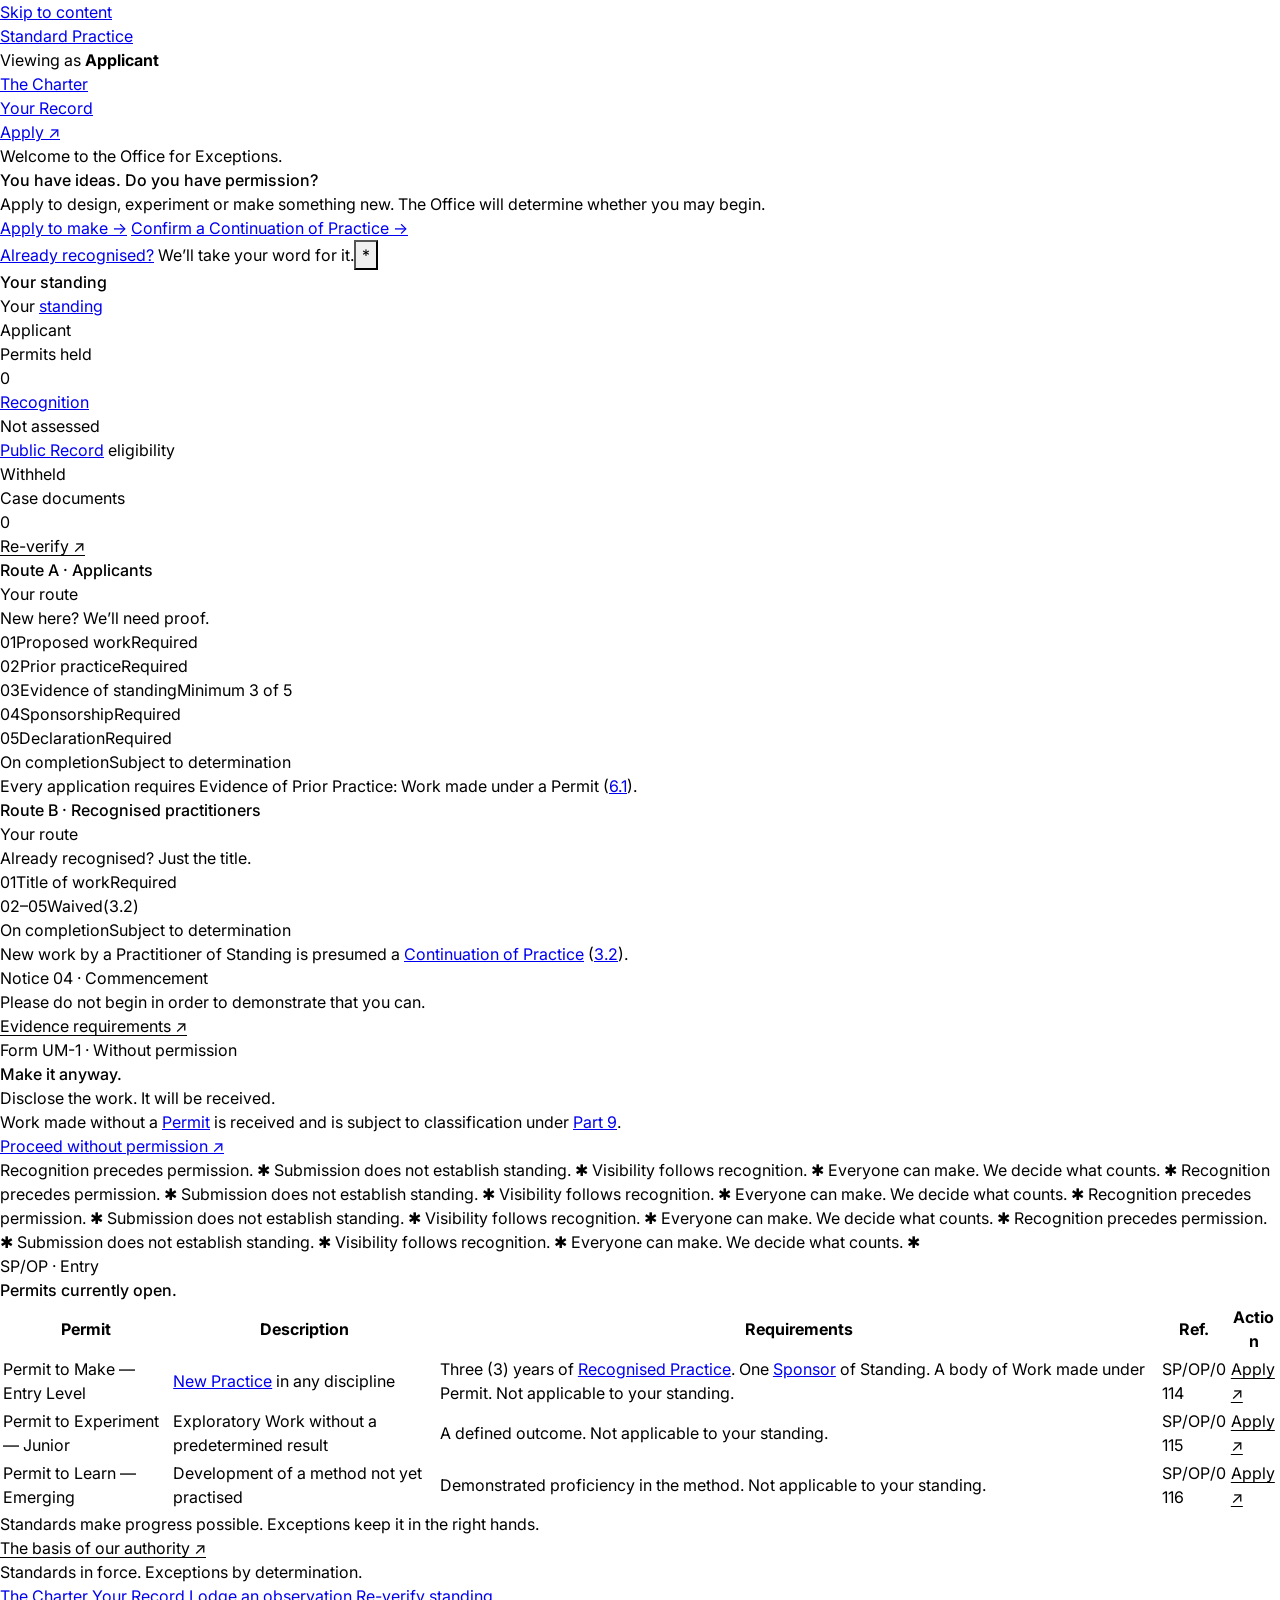
<file: home.html>
<!doctype html>
<html lang="en-GB" data-page="home">
<head>
  <meta charset="utf-8">
  <meta name="viewport" content="width=device-width, initial-scale=1">
  <title>Standard Practice — Office for Exceptions</title>
  <link rel="icon" href="data:,">
  <link rel="preconnect" href="https://fonts.googleapis.com">
  <link rel="preconnect" href="https://fonts.gstatic.com" crossorigin>
  <link rel="stylesheet" href="https://fonts.googleapis.com/css2?family=Courier+Prime&family=Inter:wght@400;700&display=swap">
  <link rel="stylesheet" href="styles.css">
  <script src="app.js"></script>
</head>
<body>
  <a class="skip" href="#main">Skip to content</a>
  <header class="masthead">
    <div class="frame mast">
      <a class="mast__mark" href="home.html"><span class="mast__name">Standard Practice</span></a>
      <nav class="mast__nav" aria-label="Office">
        <p class="mast__standing">Viewing as <strong data-standing-label>Applicant</strong></p>
        <ul>
          <li><a href="charter.html">The Charter</a></li>
          <li><a href="record.html">Your Record</a></li>
          <li><a href="apply.html">Apply <span aria-hidden="true">↗</span></a></li>
        </ul>
      </nav>
    </div>
  </header>

  <main id="main">
    <section class="hero frame" aria-labelledby="declaration">
      <p class="mono-l hero__welcome">Welcome to the Office for Exceptions.</p>
      <h1 class="monument hero__headline" id="declaration"><span class="monument__line">You have ideas.</span> <span class="monument__line monument__question">Do you have permission?</span></h1>
      <div class="hero__foot">
        <p class="lede"><span>Apply to design, experiment or make something new.</span> <span>The Office will determine whether you may begin.</span></p>
        <a class="btn" href="apply.html" data-view="applicant">Apply to make <span aria-hidden="true">→</span></a>
        <a class="btn" href="apply.html" data-view="recognised">Confirm a Continuation of Practice <span aria-hidden="true">→</span></a>
        <p class="hero__small" data-view="applicant"><a href="index.html">Already recognised?</a> We’ll take your word for it.<button class="ast" type="button" aria-label="Qualification" data-q="A person who declares Standing at verification is presumed to hold it. The presumption is not reviewed unless contested by a Practitioner of Standing (4.7).">*</button></p>
      </div>
    </section>

    <div class="frame">
      <section class="standing" aria-labelledby="stand-label">
        <h2 class="vh" id="stand-label">Your standing</h2>
        <dl class="standing__facts mono-s">
          <div><dt>Your <a class="term" href="charter.html#c-1-17">standing</a></dt><dd data-standing-label>Applicant</dd></div>
          <div><dt>Permits held</dt><dd data-fact="permits">0</dd></div>
          <div><dt><a class="term" href="charter.html#c-1-5">Recognition</a></dt><dd data-fact="recognition">Not assessed</dd></div>
          <div><dt><a class="term" href="charter.html#c-1-21">Public Record</a> eligibility</dt><dd data-fact="publicRecord">Withheld</dd></div>
          <div><dt>Case documents</dt><dd data-fact="entries">0</dd></div>
        </dl>
        <a class="link standing__reverify" href="index.html">Re-verify <span aria-hidden="true">↗</span></a>
      </section>

      <div class="cmp office-grid">
        <section class="route cell-a" aria-labelledby="route-a">
          <div class="route__head">
            <h2 class="mono-s" id="route-a">Route A · Applicants</h2>
            <p class="mono-s route__yours" data-view="applicant">Your route</p>
          </div>
          <p class="statement">New here? We’ll need proof.</p>
          <ol class="route__list">
            <li><span>01</span><span>Proposed work</span><span>Required</span></li>
            <li><span>02</span><span>Prior practice</span><span>Required</span></li>
            <li><span>03</span><span>Evidence of standing</span><span>Minimum 3 of 5</span></li>
            <li><span>04</span><span>Sponsorship</span><span>Required</span></li>
            <li><span>05</span><span>Declaration</span><span>Required</span></li>
            <li class="route__outcome"><span></span><span>On completion</span><span>Subject to determination</span></li>
          </ol>
          <p class="qual">Every application requires Evidence of Prior Practice: Work made under a Permit (<a class="xref" href="charter.html#c-6-1">6.1</a>).</p>
        </section>

        <section class="route cell-b" aria-labelledby="route-b">
          <div class="route__head">
            <h2 class="mono-s" id="route-b">Route B · Recognised practitioners</h2>
            <p class="mono-s route__yours" data-view="recognised">Your route</p>
          </div>
          <p class="statement">Already recognised? Just the title.</p>
          <ol class="route__list">
            <li><span>01</span><span>Title of work</span><span>Required</span></li>
            <li class="route__waived"><span>02–05</span><span>Waived</span><span>(3.2)</span></li>
            <li class="route__outcome"><span></span><span>On completion</span><span>Subject to determination</span></li>
          </ol>
          <p class="qual">New work by a Practitioner of Standing is presumed a <a class="term" href="charter.html#c-1-9">Continuation of Practice</a> (<a class="xref" href="charter.html#c-3-2">3.2</a>).</p>
        </section>

        <aside class="cell-notice is-blue" aria-labelledby="notice-label">
          <p class="mono-s" id="notice-label">Notice 04 · Commencement</p>
          <p class="mono-l">Please do not begin in order to demonstrate that you can.</p>
          <a class="link" href="charter.html#part-6">Evidence requirements <span aria-hidden="true">↗</span></a>
        </aside>

        <section class="cell-wo" aria-labelledby="wo-title">
          <div>
            <p class="mono-s">Form UM-1 · Without permission</p>
            <h2 class="statement" id="wo-title">Make it anyway.</h2>
            <p class="copy">Disclose the work. It will be received.</p>
          </div>
          <div>
            <p class="qual">Work made without a <a class="term" href="charter.html#c-1-7">Permit</a> is received and is subject to classification under <a class="xref" href="charter.html#part-9">Part 9</a>.</p>
            <a class="btn" href="unregistered.html">Proceed without permission <span aria-hidden="true">↗</span></a>
          </div>
        </section>
      </div>
    </div>

    <div class="repeat"><p class="repeat__track"><span>Recognition precedes permission.</span> <span class="repeat__mark" aria-hidden="true">✱</span> <span>Submission does not establish standing.</span> <span class="repeat__mark" aria-hidden="true">✱</span> <span>Visibility follows recognition.</span> <span class="repeat__mark" aria-hidden="true">✱</span> <span>Everyone can make. We decide what counts.</span> <span class="repeat__mark" aria-hidden="true">✱</span> <span aria-hidden="true"><span>Recognition precedes permission.</span> <span class="repeat__mark">✱</span> <span>Submission does not establish standing.</span> <span class="repeat__mark">✱</span> <span>Visibility follows recognition.</span> <span class="repeat__mark">✱</span> <span>Everyone can make. We decide what counts.</span> <span class="repeat__mark">✱</span> <span>Recognition precedes permission.</span> <span class="repeat__mark">✱</span> <span>Submission does not establish standing.</span> <span class="repeat__mark">✱</span> <span>Visibility follows recognition.</span> <span class="repeat__mark">✱</span> <span>Everyone can make. We decide what counts.</span> <span class="repeat__mark">✱</span> <span>Recognition precedes permission.</span> <span class="repeat__mark">✱</span> <span>Submission does not establish standing.</span> <span class="repeat__mark">✱</span> <span>Visibility follows recognition.</span> <span class="repeat__mark">✱</span> <span>Everyone can make. We decide what counts.</span> <span class="repeat__mark">✱</span></span></p></div>

    <div class="frame">
      <div class="permits">
        <div class="permits__head">
          <p class="mono-s">SP/OP · Entry</p>
          <h2 class="statement" id="permits-title">Permits currently open.</h2>
        </div>
        <div>
          <table class="permits-table" aria-labelledby="permits-title">
            <thead>
              <tr>
                <th scope="col">Permit</th>
                <th scope="col">Description</th>
                <th scope="col">Requirements</th>
                <th scope="col">Ref.</th>
                <th scope="col"><span class="vh">Action</span></th>
              </tr>
            </thead>
            <tbody>
              <tr>
                <td class="p-name">Permit to Make — Entry Level</td>
                <td data-label="Description"><a class="term" href="charter.html#c-1-8">New Practice</a> in any discipline</td>
                <td data-label="Requirements">
                  <span data-view="applicant">Three (3) years of <a class="term" href="charter.html#c-1-10">Recognised Practice</a>. One <a class="term" href="charter.html#c-1-11">Sponsor</a> of Standing. A body of Work made under Permit.</span>
                  <span data-view="recognised">Not applicable to your standing.</span>
                </td>
                <td class="mono-s" data-label="Ref.">SP/OP/0114</td>
                <td><a class="link" href="apply.html">Apply <span aria-hidden="true">↗</span></a></td>
              </tr>
              <tr>
                <td class="p-name">Permit to Experiment — Junior</td>
                <td data-label="Description">Exploratory Work without a predetermined result</td>
                <td data-label="Requirements">
                  <span data-view="applicant">A defined outcome.</span>
                  <span data-view="recognised">Not applicable to your standing.</span>
                </td>
                <td class="mono-s" data-label="Ref.">SP/OP/0115</td>
                <td><a class="link" href="apply.html">Apply <span aria-hidden="true">↗</span></a></td>
              </tr>
              <tr>
                <td class="p-name">Permit to Learn — Emerging</td>
                <td data-label="Description">Development of a method not yet practised</td>
                <td data-label="Requirements">
                  <span data-view="applicant">Demonstrated proficiency in the method.</span>
                  <span data-view="recognised">Not applicable to your standing.</span>
                </td>
                <td class="mono-s" data-label="Ref.">SP/OP/0116</td>
                <td><a class="link" href="apply.html">Apply <span aria-hidden="true">↗</span></a></td>
              </tr>
            </tbody>
          </table>
        </div>
      </div>
    </div>

    <section class="frame authority" aria-label="Authority">
      <p class="statement">Standards make progress possible. Exceptions keep it in the right hands.</p>
      <a class="link" href="charter.html#preamble">The basis of our authority <span aria-hidden="true">↗</span></a>
    </section>
  </main>

  <footer class="site-footer">
    <div class="frame footer-row">
      <p class="mono">Standards in force. Exceptions by determination.</p>
      <nav class="footer-links mono-s" aria-label="Footer">
        <a href="charter.html">The Charter</a>
        <a href="record.html">Your Record</a>
        <a href="observation.html">Lodge an observation</a>
        <a href="index.html">Re-verify standing</a>
      </nav>
    </div>
  </footer>
</body>
</html>
</file>
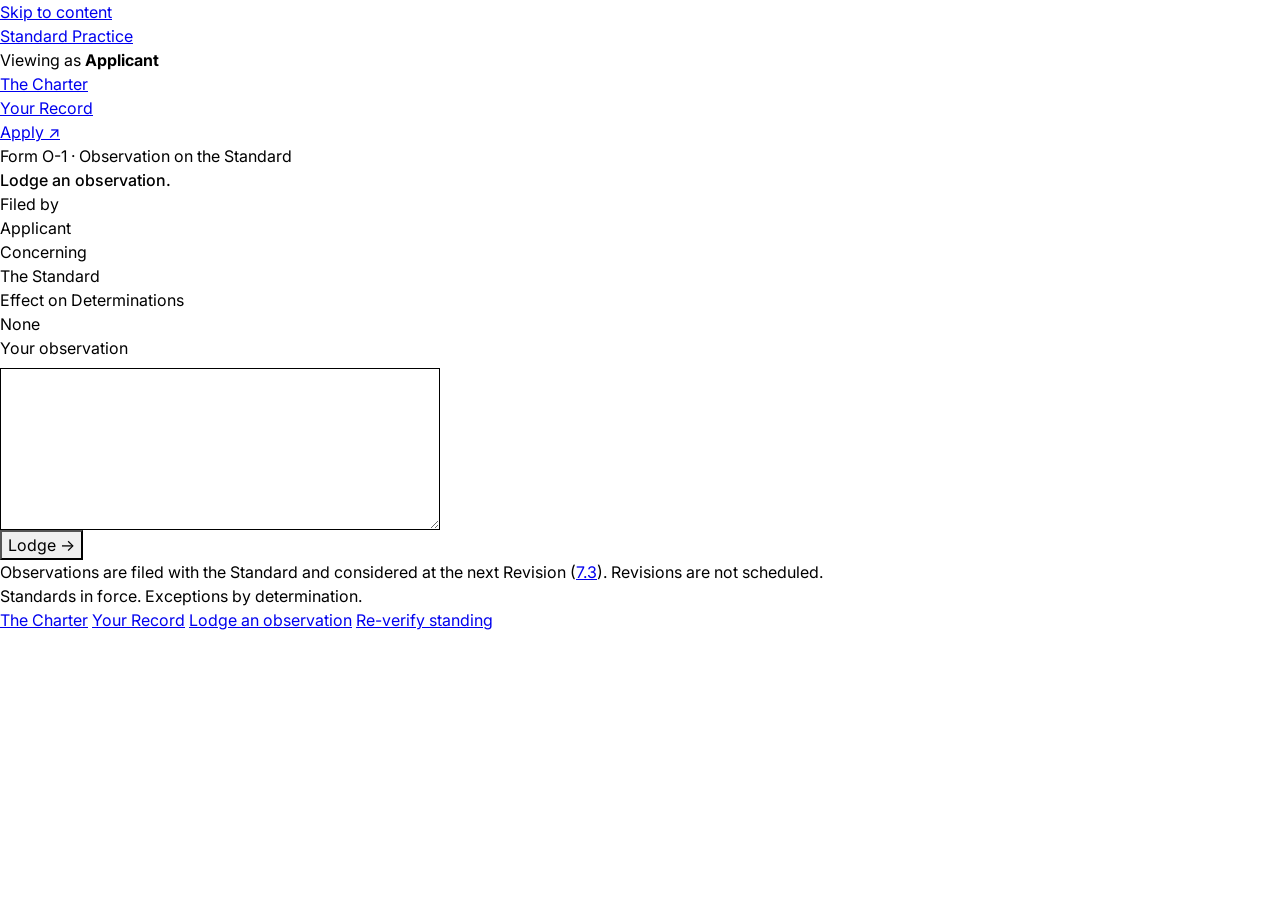
<file: observation.html>
<!doctype html>
<html lang="en-GB" data-page="observation">
<head>
  <meta charset="utf-8">
  <meta name="viewport" content="width=device-width, initial-scale=1">
  <title>Form O-1 — Standard Practice</title>
  <link rel="icon" href="data:,">
  <link rel="preconnect" href="https://fonts.googleapis.com">
  <link rel="preconnect" href="https://fonts.gstatic.com" crossorigin>
  <link rel="stylesheet" href="https://fonts.googleapis.com/css2?family=Courier+Prime&family=Inter:wght@400;700&display=swap">
  <link rel="stylesheet" href="styles.css">
  <script src="app.js"></script>
</head>
<body>
  <a class="skip" href="#main">Skip to content</a>
  <header class="masthead">
    <div class="frame mast">
      <a class="mast__mark" href="home.html"><span class="mast__name">Standard Practice</span></a>
      <nav class="mast__nav" aria-label="Office">
        <p class="mast__standing">Viewing as <strong data-standing-label>Applicant</strong></p>
        <ul>
          <li><a href="charter.html">The Charter</a></li>
          <li><a href="record.html">Your Record</a></li>
          <li><a href="apply.html">Apply <span aria-hidden="true">↗</span></a></li>
        </ul>
      </nav>
    </div>
  </header>

  <main id="main">
    <section class="page-head frame">
      <p class="mono-s">Form O-1 · Observation on the Standard</p>
      <h1 class="statement">Lodge an observation.</h1>
    </section>

    <div class="frame">
      <div class="filing">
        <dl class="filing__meta mono-s">
          <div><dt>Filed by</dt><dd data-standing-label>Applicant</dd></div>
          <div><dt>Concerning</dt><dd>The Standard</dd></div>
          <div><dt>Effect on Determinations</dt><dd>None</dd></div>
        </dl>

        <form class="filing__body" id="o1" novalidate>
          <div class="field">
            <label class="label" for="observation">Your observation</label>
            <textarea class="input" id="observation" name="observation" rows="6" aria-describedby="o1-error"></textarea>
            <p class="form-error" id="o1-error" role="status"></p>
          </div>
          <div class="filing__foot">
            <button class="btn" type="submit">Lodge <span aria-hidden="true">→</span></button>
            <p class="qual">Observations are filed with the Standard and considered at the next Revision (<a class="xref" href="charter.html#c-7-3">7.3</a>). Revisions are not scheduled.</p>
          </div>
        </form>

        <div class="filing__body receipt" id="o1-receipt" tabindex="-1" hidden>
          <p class="mono-l"><span class="rev">Filed with the Standard.</span></p>
          <p class="mono-s" id="o1-ref"></p>
          <p class="copy" id="o1-text"></p>
          <a class="btn" href="record.html">View your Record <span aria-hidden="true">→</span></a>
        </div>
      </div>
    </div>
  </main>

  <footer class="site-footer">
    <div class="frame footer-row">
      <p class="mono">Standards in force. Exceptions by determination.</p>
      <nav class="footer-links mono-s" aria-label="Footer">
        <a href="charter.html">The Charter</a>
        <a href="record.html">Your Record</a>
        <a href="observation.html" aria-current="page">Lodge an observation</a>
        <a href="index.html">Re-verify standing</a>
      </nav>
    </div>
  </footer>
</body>
</html>
</file>
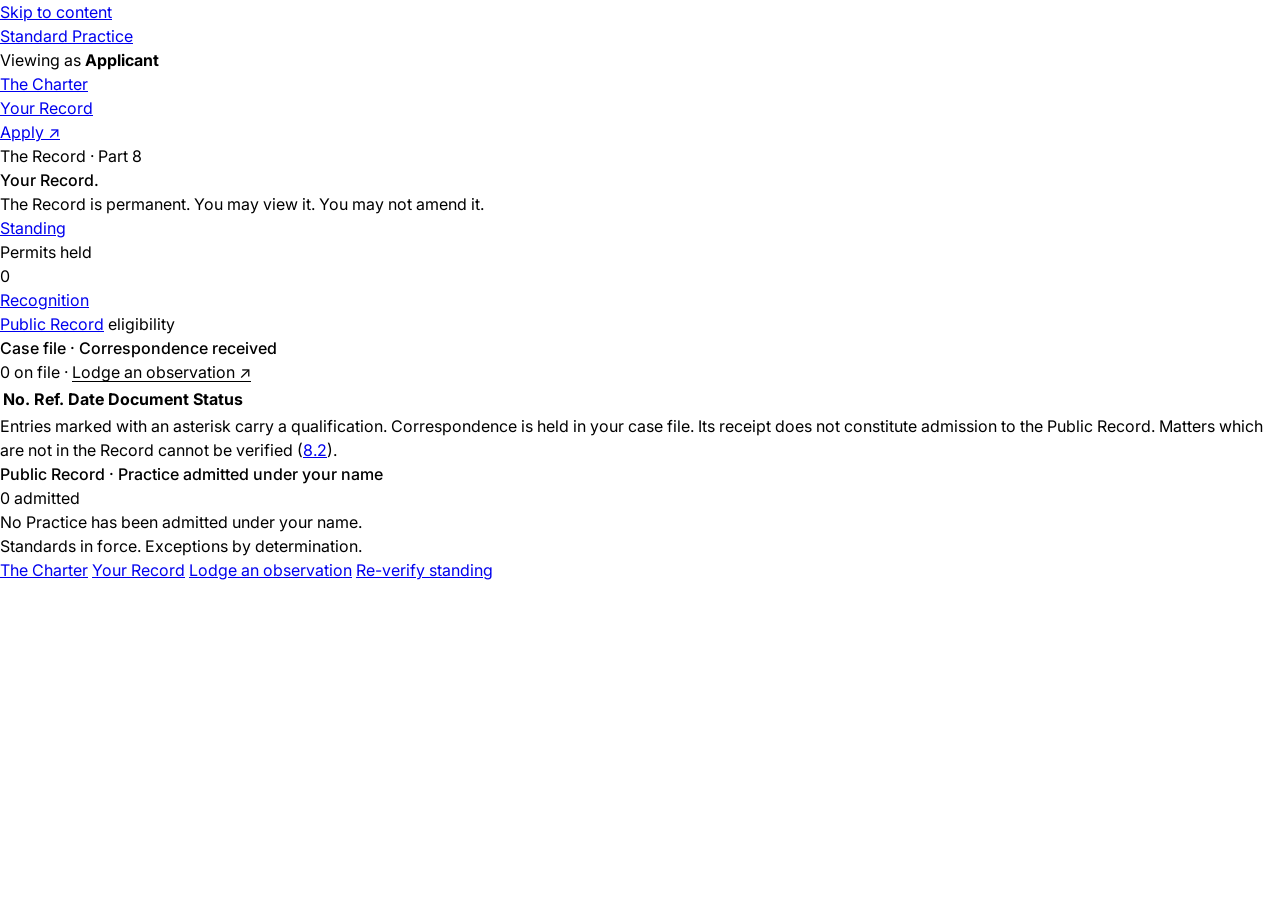
<file: record.html>
<!doctype html>
<html lang="en-GB" data-page="record">
<head>
  <meta charset="utf-8">
  <meta name="viewport" content="width=device-width, initial-scale=1">
  <title>Your Record — Standard Practice</title>
  <link rel="icon" href="data:,">
  <link rel="preconnect" href="https://fonts.googleapis.com">
  <link rel="preconnect" href="https://fonts.gstatic.com" crossorigin>
  <link rel="stylesheet" href="https://fonts.googleapis.com/css2?family=Courier+Prime&family=Inter:wght@400;700&display=swap">
  <link rel="stylesheet" href="styles.css">
  <script src="app.js"></script>
</head>
<body>
  <a class="skip" href="#main">Skip to content</a>
  <header class="masthead">
    <div class="frame mast">
      <a class="mast__mark" href="home.html"><span class="mast__name">Standard Practice</span></a>
      <nav class="mast__nav" aria-label="Office">
        <p class="mast__standing">Viewing as <strong data-standing-label>Applicant</strong></p>
        <ul>
          <li><a href="charter.html">The Charter</a></li>
          <li><a href="record.html" aria-current="page">Your Record</a></li>
          <li><a href="apply.html">Apply <span aria-hidden="true">↗</span></a></li>
        </ul>
      </nav>
    </div>
  </header>

  <main id="main">
    <section class="page-head frame">
      <p class="mono-s">The Record · Part 8</p>
      <h1 class="statement">Your Record.</h1>
      <p class="page-head__assert mono">The Record is permanent. You may view it. You may not amend it.</p>
    </section>

    <div class="frame">
      <dl class="ledger__summary mono-s">
        <div class="ledger__standing"><dt><a class="term" href="charter.html#c-1-17">Standing</a></dt><dd id="standing-statement"></dd></div>
        <div><dt>Permits held</dt><dd data-fact="permits">0</dd></div>
        <div><dt><a class="term" href="charter.html#c-1-5">Recognition</a></dt><dd data-fact="recognition"></dd></div>
        <div><dt><a class="term" href="charter.html#c-1-21">Public Record</a> eligibility</dt><dd data-fact="publicRecord"></dd></div>
      </dl>

      <section class="ledger" aria-labelledby="ledger-title">
        <div class="ledger__head">
          <h2 class="mono" id="ledger-title">Case file · Correspondence received</h2>
          <p class="mono-s"><span data-fact="entries">0</span> on file · <a class="link no-print" href="observation.html">Lodge an observation <span aria-hidden="true">↗</span></a></p>
        </div>

        <p class="copy ledger__empty" id="record-empty" hidden>Correspondence will be entered here as it is issued.</p>
        <table class="record-table" id="record-table" aria-labelledby="ledger-title">
          <thead>
            <tr>
              <th scope="col">No.</th>
              <th scope="col">Ref.</th>
              <th scope="col">Date</th>
              <th scope="col">Document</th>
              <th scope="col">Status</th>
            </tr>
          </thead>
          <tbody id="record-rows"></tbody>
        </table>

        <p class="qual ledger__note">Entries marked with an asterisk carry a qualification. Correspondence is held in your case file. Its receipt does not constitute admission to the Public Record. Matters which are not in the Record cannot be verified (<a class="xref" href="charter.html#c-8-2">8.2</a>).</p>
      </section>

      <section class="ledger public" aria-labelledby="public-title">
        <div class="ledger__head">
          <h2 class="mono" id="public-title">Public Record · Practice admitted under your name</h2>
          <p class="mono-s"><span id="public-count">0</span> admitted</p>
        </div>
        <ol class="public-list" id="public-rows"></ol>
        <p class="copy ledger__empty" id="public-empty">No Practice has been admitted under your name.</p>
        <div class="public__other" id="attributed" hidden>
          <h3 class="mono-s">Entered under another Practice</h3>
          <ol class="public-list" id="attributed-rows"></ol>
        </div>
      </section>
    </div>
  </main>

  <footer class="site-footer">
    <div class="frame footer-row">
      <p class="mono">Standards in force. Exceptions by determination.</p>
      <nav class="footer-links mono-s" aria-label="Footer">
        <a href="charter.html">The Charter</a>
        <a href="record.html" aria-current="page">Your Record</a>
        <a href="observation.html">Lodge an observation</a>
        <a href="index.html">Re-verify standing</a>
      </nav>
    </div>
  </footer>
</body>
</html>
</file>
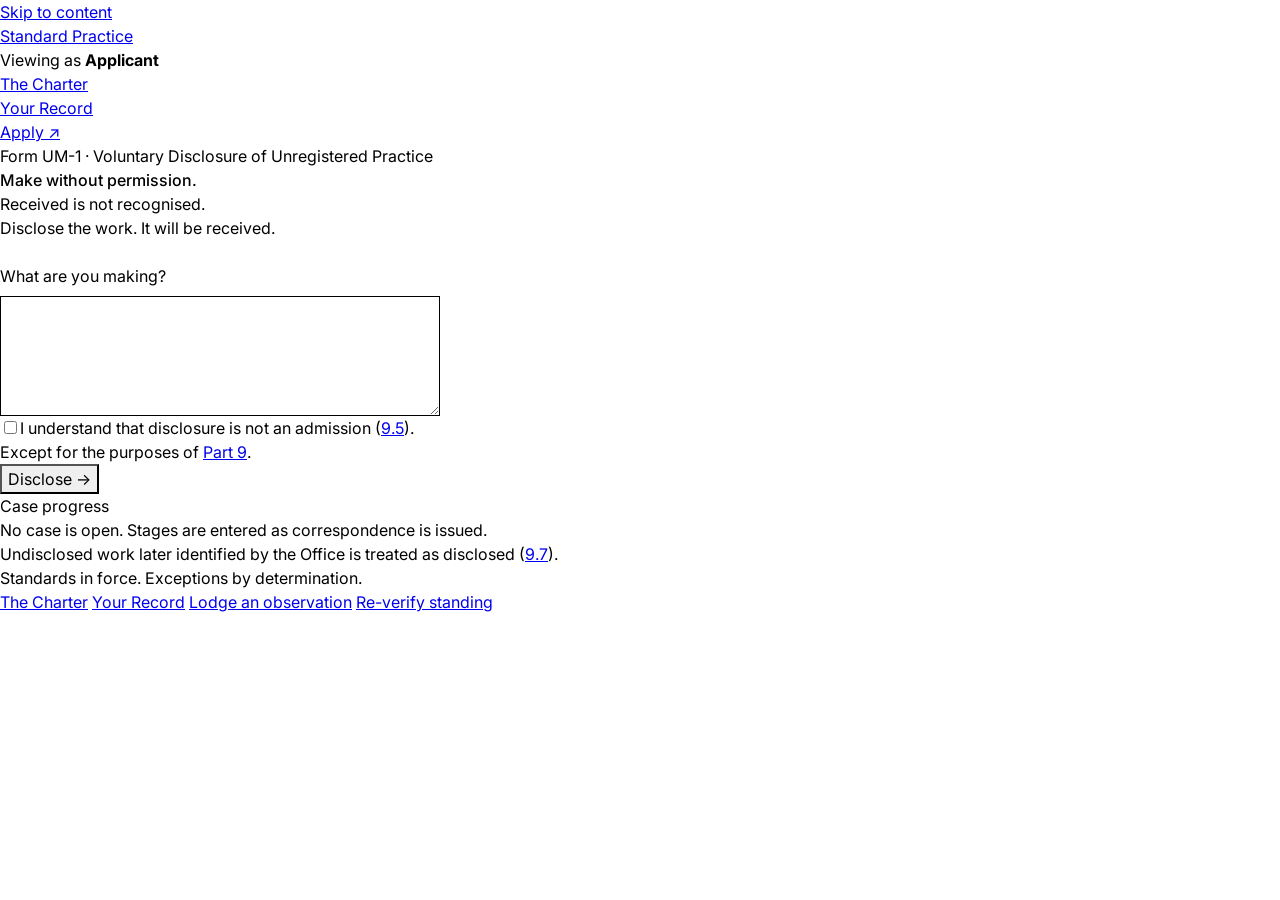
<file: unregistered.html>
<!doctype html>
<html lang="en-GB" data-page="unregistered">
<head>
  <meta charset="utf-8">
  <meta name="viewport" content="width=device-width, initial-scale=1">
  <title>Proceed without permission — Standard Practice</title>
  <link rel="icon" href="data:,">
  <link rel="preconnect" href="https://fonts.googleapis.com">
  <link rel="preconnect" href="https://fonts.gstatic.com" crossorigin>
  <link rel="stylesheet" href="https://fonts.googleapis.com/css2?family=Courier+Prime&family=Inter:wght@400;700&display=swap">
  <link rel="stylesheet" href="styles.css">
  <script src="app.js"></script>
</head>
<body>
  <a class="skip" href="#main">Skip to content</a>
  <header class="masthead">
    <div class="frame mast">
      <a class="mast__mark" href="home.html"><span class="mast__name">Standard Practice</span></a>
      <nav class="mast__nav" aria-label="Office">
        <p class="mast__standing">Viewing as <strong data-standing-label>Applicant</strong></p>
        <ul>
          <li><a href="charter.html">The Charter</a></li>
          <li><a href="record.html">Your Record</a></li>
          <li><a href="apply.html">Apply <span aria-hidden="true">↗</span></a></li>
        </ul>
      </nav>
    </div>
  </header>

  <main id="main">
    <section class="page-head frame no-print">
      <p class="mono-s">Form UM-1 · Voluntary Disclosure of Unregistered Practice</p>
      <h1 class="statement">Make without permission.</h1>
      <p class="page-head__assert mono">Received is not recognised.</p>
    </section>

    <div class="frame">
      <div class="cmp um-form" id="disclosure">
        <form id="um1" novalidate>
          <p class="copy">Disclose the work. It will be received.</p>
          <div class="field">
            <label class="label" for="what">What are you making?</label>
            <textarea class="input" id="what" name="what" rows="4" aria-describedby="what-error"></textarea>
            <p class="form-error" id="what-error" role="status"></p>
          </div>
          <div>
            <div class="choices">
              <label class="choice"><input class="box" type="checkbox" id="understood" name="understood" aria-describedby="understood-qual understood-error"><span>I understand that disclosure is not an admission (<a class="xref" href="charter.html#c-9-5">9.5</a>).</span></label>
            </div>
            <p class="qual" id="understood-qual">Except for the purposes of <a class="xref" href="charter.html#part-9">Part 9</a>.</p>
            <p class="form-error" id="understood-error" role="status"></p>
          </div>
          <button class="btn" type="submit">Disclose <span aria-hidden="true">→</span></button>
        </form>
        <aside>
          <p class="mono-s">Case progress</p>
          <p class="um-none mono-s">No case is open. Stages are entered as correspondence is issued.</p>
          <p class="qual">Undisclosed work later identified by the Office is treated as disclosed (<a class="xref" href="charter.html#c-9-7">9.7</a>).</p>
        </aside>
      </div>

      <section class="correspondence" id="correspondence" aria-labelledby="corr-title" hidden>
        <div class="case no-print" aria-labelledby="case-title">
          <h2 class="mono" id="case-title">Case progress</h2>
          <dl class="case__head mono-s">
            <div><dt>Case</dt><dd id="case-ref"></dd></div>
            <div><dt>Work</dt><dd class="case__work" id="case-work"></dd></div>
            <div><dt>Current classification</dt><dd id="case-current"></dd></div>
          </dl>
          <ol class="case__stages mono-s" id="case-stages"></ol>
        </div>
        <h2 class="mono corr-title no-print" id="corr-title">Correspondence</h2>
        <div id="letters"></div>
        <div class="actions corr-end no-print" id="um-end" hidden>
          <a class="btn" href="record.html">View your Record <span aria-hidden="true">→</span></a>
          <a class="link" href="observation.html">Lodge an observation <span aria-hidden="true">↗</span></a>
        </div>
      </section>
    </div>
  </main>

  <footer class="site-footer">
    <div class="frame footer-row">
      <p class="mono">Standards in force. Exceptions by determination.</p>
      <nav class="footer-links mono-s" aria-label="Footer">
        <a href="charter.html">The Charter</a>
        <a href="record.html">Your Record</a>
        <a href="observation.html">Lodge an observation</a>
        <a href="index.html">Re-verify standing</a>
      </nav>
    </div>
  </footer>
</body>
</html>
</file>
<file: styles.css>
/* Standard Practice / Office for Exceptions
   The only stylesheet, and the only place tokens are defined. */

/* ------------------------------------------------------------------
   Tokens
   One typeface, black and white. Hierarchy, state and emphasis come from
   size, weight, spacing, rules, borders, position and wording.

   Recorded for later, as an addition and not a dependency:
   --qualification: #C00000;
   --serif: Georgia, "Times New Roman", Times, serif;
   font-variant-numeric: oldstyle-nums; on documents and clauses, with Georgia
   ------------------------------------------------------------------ */

:root {
  --black: #000000;
  --white: #FFFFFF;
  --qualification: var(--black);

  --typeface: Inter, "Helvetica Neue", Arial, sans-serif;
  --sans: var(--typeface);
  --serif: var(--typeface);

  --rule: 1px solid var(--black);
  --rule-strong: 2px solid var(--black);

  --text-s: 14px;
  --text-m: 16px;
  --text-doc: 18px;
  --text-title: 24px;
  --text-heading: 28px;

  --space-1: 4px;
  --space-2: 8px;
  --space-3: 16px;
  --space-4: 24px;
  --space-5: 40px;
  --space-6: 64px;

  --gutter: 16px;
  /* A ch is the width of a zero, so 44ch sets at most 60 characters of Inter. Re-measure with any other typeface. */
  --measure: 44ch;
  --document: 760px;

  color-scheme: light;
}

@media (min-width: 768px) {
  :root { --gutter: 24px; }
}

@media (min-width: 1024px) {
  :root { --gutter: 40px; }
}

/* ------------------------------------------------------------------
   Base
   ------------------------------------------------------------------ */

*, *::before, *::after { box-sizing: border-box; }

html { -webkit-text-size-adjust: 100%; text-size-adjust: 100%; }

body {
  margin: 0;
  background: var(--white);
  color: var(--black);
  font: 400 var(--text-m) / 1.5 var(--sans);
  overflow-wrap: anywhere;
}

h1, h2, h3, p, dl, dd, ul, ol, fieldset, legend { margin: 0; padding: 0; }
ul, ol { list-style: none; }
fieldset { border: 0; min-width: 0; }

h1, h2, h3 { font-size: inherit; font-weight: 500; }

button, input, textarea { font: inherit; color: inherit; border-radius: 0; }

::selection { background: var(--black); color: var(--white); }

:focus-visible { outline: 2px solid var(--black); outline-offset: 2px; }

/* Focus is moved to these by script when a new stage or notice arrives. */
[tabindex="-1"]:focus { outline: none; }

.visually-hidden {
  position: absolute;
  width: 1px;
  height: 1px;
  margin: -1px;
  overflow: hidden;
  clip-path: inset(50%);
  white-space: nowrap;
}

/* ------------------------------------------------------------------
   Layout: 2 columns of case information, 8 of document, 2 of margin
   ------------------------------------------------------------------ */

.layout {
  display: grid;
  grid-template-columns: minmax(0, 1fr);
  gap: var(--space-4);
  max-width: 1440px;
  margin-inline: auto;
  padding: var(--space-4) var(--gutter) var(--space-6);
}

@media (min-width: 1024px) {
  .layout {
    grid-template-columns: repeat(12, minmax(0, 1fr));
    padding-top: var(--space-5);
  }
  .case-info { grid-column: span 2; }
  .workspace { grid-column: span 8; }
  .margin { grid-column: span 2; }
  .case-info, .margin { position: sticky; top: var(--space-4); align-self: start; }
}

/* ------------------------------------------------------------------
   Header
   ------------------------------------------------------------------ */

.header {
  display: flex;
  flex-wrap: wrap;
  justify-content: space-between;
  gap: var(--space-1) var(--space-4);
  padding: var(--space-3) max(var(--gutter), calc((100% - 1440px) / 2 + var(--gutter)));
  border-bottom: var(--rule);
}

.header__office { display: flex; flex-wrap: wrap; gap: 0 var(--space-3); }
.header__name { font-weight: 500; }
.header__case { display: flex; flex-wrap: wrap; gap: 0 var(--space-4); }

/* ------------------------------------------------------------------
   Case information and margin
   ------------------------------------------------------------------ */

.facts { display: grid; gap: var(--space-3); font-size: var(--text-s); line-height: 1.4; }
.facts dt { font-weight: 500; }

.margin { padding-top: var(--space-3); border-top: var(--rule); }
.case-info { padding-bottom: var(--space-3); border-bottom: var(--rule); }

@media (min-width: 1024px) {
  .margin { padding-top: 0; border-top: 0; }
  .case-info { padding-bottom: 0; border-bottom: 0; }
}

@media (max-width: 1023px) {
  .facts { grid-template-columns: repeat(auto-fit, minmax(150px, 1fr)); }
}

/* ------------------------------------------------------------------
   Procedure: Inter
   ------------------------------------------------------------------ */

.eyebrow { font-size: var(--text-s); font-weight: 500; }

.heading {
  max-width: 24em;
  margin-top: var(--space-2);
  font-size: var(--text-heading);
  font-weight: 500;
  line-height: 1.2;
}

.support { max-width: var(--measure); margin-top: var(--space-2); }

.receipt {
  max-width: var(--measure);
  padding-bottom: var(--space-3);
  border-bottom: var(--rule);
  margin-bottom: var(--space-5);
  font-weight: 500;
}

/* Qualifications and conditional decisions: heavier, set against a rule. */
.is-qualified { color: var(--qualification); font-weight: 500; }

.qualification { max-width: var(--measure); margin-top: var(--space-5); font-size: var(--text-s); }

.qualification.is-qualified,
.letter__body span.is-qualified,
.record__table span.is-qualified {
  display: block;
  padding-left: var(--space-3);
  border-left: var(--rule-strong);
}

.gate__declare { margin-top: var(--space-5); }

/* ------------------------------------------------------------------
   Controls
   ------------------------------------------------------------------ */

.button {
  min-height: 44px;
  padding: var(--space-2) var(--space-4);
  border: 1px solid var(--black);
  background: var(--black);
  color: var(--white);
  font-weight: 500;
  cursor: pointer;
}

.button:hover { background: var(--white); color: var(--black); }

.link {
  padding: 0;
  border: 0;
  background: none;
  color: var(--black);
  text-decoration: underline;
  text-underline-offset: 3px;
  cursor: pointer;
}

.link:hover { text-decoration-thickness: 2px; }

.actions {
  display: flex;
  flex-wrap: wrap;
  align-items: center;
  gap: var(--space-3) var(--space-4);
  margin-top: var(--space-4);
}

.check { display: flex; align-items: flex-start; gap: var(--space-3); cursor: pointer; }

.check input {
  appearance: none;
  flex: none;
  position: relative;
  width: 24px;
  height: 24px;
  margin: 0;
  border: 1px solid var(--black);
  background: var(--white);
  cursor: pointer;
}

.check input:checked { background: var(--black); }

/* A chosen radio is a black square within the box, like the checkbox. */
.check input[type="radio"]:checked { background: var(--white); }
.check input[type="radio"]:checked::after {
  content: "";
  position: absolute;
  inset: 5px;
  width: auto;
  height: auto;
  border: 0;
  background: var(--black);
  transform: none;
}

.check input:checked::after {
  content: "";
  position: absolute;
  left: 8px;
  top: 3px;
  width: 6px;
  height: 12px;
  border: solid var(--white);
  border-width: 0 2px 2px 0;
  transform: rotate(45deg);
}

.choices { display: grid; gap: var(--space-3); max-width: var(--measure); }
.choices__legend { margin-bottom: var(--space-4); font-size: var(--text-heading); font-weight: 500; line-height: 1.2; }
.choices .field { margin: 0 0 var(--space-2) 40px; max-width: none; }

.field { max-width: var(--measure); margin-top: var(--space-4); }
.field:first-child { margin-top: 0; }
.field__label { display: block; font-weight: 500; }
.field__hint { margin-top: var(--space-1); }
.field__error { margin-top: var(--space-1); font-weight: 500; }

.input {
  display: block;
  width: 100%;
  min-height: 44px;
  margin-top: var(--space-2);
  padding: var(--space-2);
  border: 1px solid var(--black);
  background: var(--white);
}

textarea.input { min-height: 120px; resize: vertical; }

.input[aria-invalid="true"] { outline: 2px solid var(--black); outline-offset: -2px; }

.form__actions { margin-top: var(--space-4); }

/* ------------------------------------------------------------------
   Calibration
   ------------------------------------------------------------------ */

.specimens {
  display: grid;
  grid-template-columns: repeat(3, minmax(0, 1fr));
  gap: var(--space-2);
  max-width: 600px;
  margin-top: var(--space-4);
}

.tile {
  position: relative;
  display: block;
  width: 100%;
  aspect-ratio: 1;
  padding: 0;
  border: 1px solid var(--black);
  background: var(--white);
  cursor: pointer;
}

.tile svg { display: block; width: 100%; height: 100%; }

.tile:hover { outline: 1px solid var(--black); outline-offset: -2px; }

.tile:focus-visible { outline: 2px solid var(--black); outline-offset: 2px; }

.tile[aria-pressed="true"] { border-width: 4px; }

.tile[aria-pressed="true"]::after {
  content: "";
  position: absolute;
  top: 0;
  right: 0;
  width: 24px;
  height: 24px;
  background: var(--black);
}

.tile[aria-pressed="true"]::before {
  content: "";
  position: absolute;
  z-index: 1;
  top: 3px;
  right: 8px;
  width: 7px;
  height: 13px;
  border: solid var(--white);
  border-width: 0 2px 2px 0;
  transform: rotate(45deg);
}

/* ------------------------------------------------------------------
   Documents: larger body and a framed letterhead set them apart from procedure
   ------------------------------------------------------------------ */

.letter { max-width: var(--document); scroll-margin-top: var(--space-3); border-top: var(--rule); border-bottom: var(--rule); }

.letterhead { padding-block: var(--space-3); border-bottom: var(--rule); font-size: var(--text-s); line-height: 1.4; }
.letterhead__issuer { font-weight: 500; }

.letterhead__meta {
  display: grid;
  grid-template-columns: 7em minmax(0, 1fr);
  gap: var(--space-1) var(--space-3);
  margin-top: var(--space-3);
}

.letterhead__meta dt { font-weight: 500; }

.letter__body {
  padding-block: var(--space-5);
  font: 400 var(--text-doc) / 1.5 var(--serif);
}

.letter__title { margin-bottom: var(--space-4); font-size: var(--text-title); font-weight: 500; line-height: 1.25; }

.letter__body p { max-width: var(--measure); }
.letter__body p + p { margin-top: var(--space-3); }

/* A sentence qualified within a paragraph stands on its own line. */
.letter__body span:not(.is-qualified) + span.is-qualified { margin-top: var(--space-3); }

/* The decision: boxed at the head of the letter. */
.letter__decision {
  width: fit-content;
  max-width: 100%;
  margin-bottom: var(--space-4);
  padding: var(--space-2) var(--space-3);
  border: var(--rule-strong);
}

.letter__status { font-size: var(--text-heading); line-height: 1.2; }
.letter__body .letter__note { margin-top: var(--space-1); }

.letter__sign { margin-top: var(--space-5); }
.letter__body .letter__sign p + p { margin-top: var(--space-5); }

/* Visitor text keeps its own line breaks. */
.visitor-text { white-space: pre-wrap; }

/* Notices issued together stand in sequence in the active column. */
.stack { display: grid; gap: var(--space-5); }

.processing {
  max-width: var(--document);
  margin-top: var(--space-5);
  padding-block: var(--space-3);
  border-top: var(--rule);
  border-bottom: var(--rule);
}

.processing__status { font-weight: 500; }

.following { max-width: var(--document); margin-top: var(--space-5); }
.following .actions:first-child { margin-top: 0; }

.preserved { display: grid; gap: var(--space-3); margin-top: var(--space-4); max-width: var(--measure); }
.preserved dt { font-weight: 500; }

/* ------------------------------------------------------------------
   Final record: two adjacent columns
   ------------------------------------------------------------------ */

.record { max-width: var(--document); margin-top: var(--space-5); }

.record__table { width: 100%; table-layout: fixed; border-collapse: collapse; border-top: var(--rule); border-bottom: var(--rule); }

.record__table th {
  padding: var(--space-2) var(--space-3);
  border-bottom: var(--rule);
  font: 500 var(--text-s) / 1.4 var(--sans);
  text-align: left;
}

.record__table td {
  padding: var(--space-3);
  border-top: var(--rule);
  font: 400 var(--text-m) / 1.45 var(--serif);
  vertical-align: top;
}

.record__table tr:first-child td { border-top: 0; }
.record__table td + td, .record__table th + th { border-left: var(--rule); }
.record__table td p + p { margin-top: var(--space-2); }

/* ------------------------------------------------------------------
   Case index
   ------------------------------------------------------------------ */

.case-index { max-width: var(--document); margin-top: var(--space-6); }
.case-index__heading { padding-bottom: var(--space-2); border-bottom: var(--rule); font-size: var(--text-s); }

.case-index__item { border-bottom: var(--rule); }

.case-index__item summary {
  display: flex;
  flex-wrap: wrap;
  justify-content: space-between;
  gap: 0 var(--space-4);
  padding-block: var(--space-2);
  font-size: var(--text-s);
  cursor: pointer;
}

.case-index__item .letter { border-top: 0; border-bottom: 0; }
.case-index__item .letterhead { border-top: var(--rule); }

/* ------------------------------------------------------------------
   Secondary panels
   ------------------------------------------------------------------ */

.panel { max-width: var(--document); }

.panel__head {
  display: flex;
  flex-wrap: wrap;
  justify-content: space-between;
  align-items: baseline;
  gap: var(--space-2) var(--space-4);
  padding-bottom: var(--space-3);
  border-bottom: var(--rule);
}

.panel__title { font-size: var(--text-heading); line-height: 1.2; }

.panel__section { margin-top: var(--space-5); }
.panel__section-title { padding-bottom: var(--space-2); border-bottom: var(--rule); margin-bottom: var(--space-3); }

.panel__list { display: grid; gap: var(--space-2); font-size: var(--text-s); }

.panel__row { display: grid; grid-template-columns: minmax(0, 1fr); gap: 0 var(--space-3); }

@media (min-width: 768px) {
  .panel__row { grid-template-columns: minmax(0, 1fr) minmax(0, 1fr); }
}

.panel__document + .panel__document { margin-top: var(--space-4); }
.panel__document-title { font-weight: 500; }

/* Governing provisions: numbers in their own column, outside the prose measure. */
.provisions { font: 400 var(--text-doc) / 1.5 var(--serif); }
.provisions__section { margin-top: var(--space-5); font-size: var(--text-title); font-weight: 500; }

.clause {
  display: grid;
  grid-template-columns: 3.5em minmax(0, var(--measure));
  margin-top: var(--space-3);
  scroll-margin-top: var(--space-3);
}

.clause[tabindex="-1"]:focus, .provisions__section[tabindex="-1"]:focus {
  outline: 1px solid var(--black);
  outline-offset: var(--space-1);
}

/* ------------------------------------------------------------------
   Print: every issued document, no controls
   ------------------------------------------------------------------ */

.print-record { display: none; }

@media print {
  @page { margin: 18mm; }

  * { -webkit-print-color-adjust: exact; print-color-adjust: exact; }

  .header, .layout, #status { display: none; }

  .print-record { display: block; }

  .print-record > * + * { break-before: page; }
  .print-record a { color: inherit; text-decoration: none; }

  .letter, .record { max-width: none; break-inside: avoid; }
  .record { margin-top: 0; }
  .record__table td { font-size: 11pt; }
  .letter__body { padding-block: var(--space-4); font-size: 11pt; }
  .letter__title { font-size: 15pt; }
  .letter__status { font-size: 17pt; }
  .letterhead { font-size: 9pt; }
}
</file>
<file: _archive/styles.css>
/* Standard Practice — Office for Exceptions
   Shared stylesheet. The Office occupies the visual field. */

/* ------------------------------------------------------------------
   Tokens
   ------------------------------------------------------------------ */

:root {
  --ink: #000;
  --paper: #fff;
  --blue: #0000ff;

  --mono: "Courier Prime", "Courier New", ui-monospace, monospace;
  --sans: "Inter", system-ui, sans-serif;

  --rule: 1px solid var(--ink);
  --max: 1440px;
  --margin: 40px;

  --s1: 4px;
  --s2: 8px;
  --s3: 12px;
  --s4: 16px;
  --s5: 24px;
  --s6: 56px;
  --s7: 96px;
  --s8: 136px;

  --fade: 150ms;
}

@media (max-width: 1023px) {
  :root { --margin: 28px; }
}
@media (max-width: 639px) {
  :root { --margin: 20px; --s6: 40px; --s7: 64px; --s8: 88px; }
}

/* ------------------------------------------------------------------
   Base
   ------------------------------------------------------------------ */

*, *::before, *::after { box-sizing: border-box; }

html { -webkit-text-size-adjust: 100%; text-size-adjust: 100%; }

body {
  margin: 0;
  background: var(--paper);
  color: var(--ink);
  font: 400 16px/1.5 var(--sans);
  font-synthesis-weight: none;
  overflow-wrap: break-word;
}

h1, h2, h3, h4, p, figure, dl, dd, ul, ol, fieldset, table { margin: 0; }
ul, ol { padding: 0; list-style: none; }
fieldset { border: 0; padding: 0; min-width: 0; }
legend { padding: 0; }
a { color: inherit; }
button, input, textarea, select { font: inherit; color: inherit; }
svg { display: block; }
[hidden] { display: none !important; }

::selection { background: var(--blue); color: var(--paper); }

:focus-visible { outline: 2px solid var(--blue); outline-offset: 2px; }

.vh {
  position: absolute !important;
  width: 1px;
  height: 1px;
  margin: -1px;
  overflow: hidden;
  clip: rect(0 0 0 0);
  white-space: nowrap;
}

.skip {
  position: absolute;
  top: -100px;
  left: var(--margin);
  z-index: 60;
  padding: var(--s2) var(--s3);
  background: var(--blue);
  color: var(--paper);
  font: 400 14px/1 var(--mono);
  text-transform: uppercase;
}
.skip:focus { top: var(--s2); }

/* ------------------------------------------------------------------
   Type
   Courier Prime carries every uppercase word of the institution.
   Inter carries sentence-case declarations and prose.
   ------------------------------------------------------------------ */

.monument {
  font: 700 clamp(44px, 7.3vw, 132px) / 0.9 var(--sans);
  letter-spacing: -0.045em;
}

.statement {
  text-wrap: balance;
  font: 700 clamp(26px, 3.2vw, 46px) / 1.02 var(--sans);
  letter-spacing: -0.03em;
}

.lede { font: 400 clamp(18px, 1.5vw, 22px) / 1.35 var(--sans); }

.copy { font: 400 16px/1.5 var(--sans); }
.copy p + p { margin-top: 0.6em; }

.mono {
  font: 400 14px/1.35 var(--mono);
  text-transform: uppercase;
  letter-spacing: 0.02em;
}

.mono-s {
  font: 400 13px/1.4 var(--mono);
  text-transform: uppercase;
  letter-spacing: 0.01em;
}

.mono-l {
  font: 400 clamp(18px, 1.9vw, 26px) / 1.2 var(--mono);
  text-transform: uppercase;
}

/* Reversed text: the Office's voice at full volume.
   Reserved for consequential notices and interventions. */
.rev {
  background: var(--blue);
  color: var(--paper);
  padding: 0.04em 0.22em;
  -webkit-box-decoration-break: clone;
  box-decoration-break: clone;
}

.blue { color: var(--blue); }

/* ------------------------------------------------------------------
   Frame and compartments
   ------------------------------------------------------------------ */

.frame {
  width: 100%;
  max-width: calc(var(--max) + 2 * var(--margin));
  margin-inline: auto;
  padding-inline: var(--margin);
}

/* Adjoining compartments separated by single black rules */
.cmp {
  display: grid;
  gap: 1px;
  background: var(--ink);
  border: var(--rule);
}
.cmp > * {
  min-width: 0;
  background: var(--paper);
  padding: 28px 32px 36px;
}
@media (max-width: 639px) {
  .cmp > * { padding: 20px 20px 24px; }
}
.cmp > .is-blue { background: var(--blue); color: var(--paper); }

/* Repetition band: one readable statement, decorative repeats hidden */
.repeat {
  overflow: hidden;
  margin-top: var(--s6);
  background: var(--blue);
  color: var(--paper);
  user-select: none;
}
.repeat__track {
  padding-block: var(--s3);
  white-space: nowrap;
  font: 400 15px/1 var(--mono);
  text-transform: uppercase;
  letter-spacing: 0.02em;
}
.repeat__mark { padding-inline: 0.6em; }

/* ------------------------------------------------------------------
   Actions
   ------------------------------------------------------------------ */

.btn {
  display: inline-flex;
  align-items: center;
  justify-content: space-between;
  gap: var(--s5);
  min-height: 48px;
  margin: 0;
  padding: var(--s3) var(--s4);
  border: 1px solid var(--ink);
  border-radius: 0;
  background: var(--ink);
  color: var(--paper);
  font: 400 14px/1.2 var(--mono);
  text-transform: uppercase;
  letter-spacing: 0.02em;
  text-decoration: none;
  text-align: left;
  cursor: pointer;
}
.btn:hover { background: var(--blue); border-color: var(--blue); }

.link {
  margin: 0;
  padding: 0;
  border: 0;
  background: none;
  color: var(--ink);
  font: 400 14px/1.35 var(--mono);
  text-transform: uppercase;
  letter-spacing: 0.02em;
  text-decoration: underline;
  text-decoration-thickness: 1px;
  text-underline-offset: 3px;
  text-align: left;
  cursor: pointer;
}
.link:hover { color: var(--blue); }

.actions { display: flex; flex-wrap: wrap; align-items: center; gap: var(--s3) var(--s5); }

/* Section status: plain text. Weight marks completion; blue marks a waiver. */
.state {
  font: 400 13px/1.2 var(--mono);
  text-transform: uppercase;
  white-space: nowrap;
}
.state--complete { font-weight: 400; }
.state--complete::before {
  content: "";
  display: inline-block;
  width: 0.55em;
  height: 0.55em;
  margin-right: 0.45em;
  background: currentColor;
}
.state--waived { color: var(--blue); }

/* Qualification beside the choice it affects. The asterisk carries the colour. */
.qual {
  margin-top: var(--s2);
  font: 400 13px/1.45 var(--mono);
}
.qual::before { content: "* "; color: var(--blue); font-weight: 400; }

/* Defined Terms, cross-references, asterisks */
.term {
  text-decoration: underline dotted;
  text-decoration-thickness: 1px;
  text-underline-offset: 0.18em;
  cursor: help;
}
button.term {
  display: inline;
  margin: 0;
  padding: 0;
  border: 0;
  background: none;
  color: inherit;
  font: inherit;
  letter-spacing: inherit;
  text-transform: inherit;
  text-align: inherit;
}
.term:hover { color: var(--blue); }
.is-blue .term:hover, .decision__main .term:hover { color: inherit; }

.xref {
  text-decoration: underline;
  text-decoration-thickness: 1px;
  text-underline-offset: 0.18em;
}

.ast {
  display: inline;
  margin: 0;
  padding: 0 0.04em;
  border: 0;
  background: none;
  color: var(--blue);
  font: inherit;
  letter-spacing: 0;
  line-height: 1;
  cursor: help;
}

.popover {
  position: fixed;
  top: 0;
  left: 0;
  z-index: 50;
  width: max-content;
  max-width: min(340px, calc(100vw - 2 * var(--margin)));
  padding: var(--s3) var(--s4);
  border: 1px solid var(--ink);
  background: var(--paper);
  color: var(--ink);
  pointer-events: none;
  opacity: 0;
  visibility: hidden;
  transition: opacity var(--fade), visibility 0s linear var(--fade);
}
.popover.is-open { opacity: 1; visibility: visible; transition: opacity var(--fade); }
.popover .mono-s { display: block; margin-bottom: var(--s1); color: var(--blue); }
.popover p { font: 400 15px/1.45 var(--sans); }

/* Disclosures for secondary legal detail */
.disc { border-top: var(--rule); }
.disc:last-of-type { border-bottom: var(--rule); }
.disc > summary {
  display: flex;
  justify-content: space-between;
  gap: var(--s3);
  padding: var(--s3) 0;
  font: 400 14px/1.3 var(--mono);
  text-transform: uppercase;
  letter-spacing: 0.02em;
  list-style: none;
  cursor: pointer;
}
.disc > summary::-webkit-details-marker { display: none; }
.disc > summary::after { content: "+"; color: var(--blue); }
.disc[open] > summary::after { content: "−"; }
.disc__body { padding-bottom: var(--s4); }
.disc__body .clause { display: grid; grid-template-columns: 3.2em 1fr; gap: var(--s2); padding-block: var(--s2); border-top: 1px dotted var(--ink); font-size: 14.5px; }
.disc__body .clause:first-child { border-top: 0; }

/* ------------------------------------------------------------------
   Masthead
   ------------------------------------------------------------------ */

.masthead { border-bottom: var(--rule); }

.mast {
  display: flex;
  flex-wrap: wrap;
  align-items: center;
  justify-content: space-between;
  gap: var(--s3) var(--s5);
  padding-block: var(--s5);
}

.mast__mark {
  display: flex;
  flex-wrap: wrap;
  align-items: baseline;
  gap: var(--s1) var(--s4);
  text-decoration: none;
}
.mast__name {
  font: 400 clamp(19px, 2vw, 28px) / 1 var(--mono);
  letter-spacing: 0.08em;
  text-transform: uppercase;
}
.mast__sub {
  font: 400 14px/1.3 var(--mono);
  letter-spacing: 0.02em;
  text-transform: uppercase;
}

.mast__nav {
  display: flex;
  flex-wrap: wrap;
  align-items: stretch;
  border: var(--rule);
  font: 400 14px/1 var(--mono);
  text-transform: uppercase;
  letter-spacing: 0.02em;
}
.mast__standing,
.mast__nav a {
  display: flex;
  align-items: center;
  gap: var(--s2);
  min-height: 36px;
  padding: 0 var(--s3);
}
.mast__standing { font-weight: 400; }
.mast__standing strong { font-weight: 400; }
.mast__nav ul { display: flex; flex-wrap: wrap; }
.mast__nav li { border-left: var(--rule); display: flex; }
.mast__nav a { text-decoration: none; }
.mast__nav a:hover { color: var(--blue); }
.mast__nav a[aria-current="page"] { background: var(--ink); color: var(--paper); }

@media (max-width: 639px) {
  .mast__nav { width: 100%; }
  .mast__standing { width: 100%; border-bottom: var(--rule); }
  .mast__nav ul { width: 100%; }
  .mast__nav li { flex: 1 1 auto; }
  .mast__nav li:first-child { border-left: 0; }
  .mast__nav a { justify-content: center; width: 100%; }
}

/* ------------------------------------------------------------------
   Footer
   ------------------------------------------------------------------ */

.site-footer { margin-top: var(--s7); border-top: var(--rule); }
.footer-row {
  display: flex;
  flex-wrap: wrap;
  align-items: baseline;
  justify-content: space-between;
  gap: var(--s3) var(--s5);
  padding-block: var(--s5) var(--s6);
}
.footer-links { display: flex; flex-wrap: wrap; gap: var(--s2) var(--s5); }
.footer-links a { text-decoration: none; }
.footer-links a:hover,
.footer-links a[aria-current="page"] { text-decoration: underline; text-underline-offset: 3px; }

/* ------------------------------------------------------------------
   Standing-dependent views
   ------------------------------------------------------------------ */

[data-standing="applicant"] [data-view="recognised"],
[data-standing="recognised"] [data-view="applicant"] { display: none !important; }

/* ------------------------------------------------------------------
   Page heading (inner pages)
   ------------------------------------------------------------------ */

.page-head { padding-block: var(--s7) var(--s6); }
.page-head .statement { margin-top: var(--s3); max-width: 22ch; }
.page-head__assert { margin-top: var(--s3); }
.page-head__prior { margin-top: var(--s2); }
.page-head .qual { margin-top: var(--s3); }

/* ------------------------------------------------------------------
   The gate
   ------------------------------------------------------------------ */

.gate { padding-block: var(--s7) var(--s8); }
.gate-mast { display: flex; flex-direction: column; align-items: flex-start; gap: var(--s2); margin-bottom: var(--s5); }
.gate-mast .mast__name { font-size: clamp(22px, 3.6vw, 48px); }
.gate-mast .mast__sub { font-size: clamp(14px, 1.4vw, 18px); }

.gate-panel { grid-template-columns: 220px minmax(0, 1fr); }
.gate-rail { display: flex; flex-direction: column; gap: var(--s2); }
.gate-main { padding: var(--s5) var(--s6) var(--s6); }
.gate-main .statement { max-width: 12ch; font-size: clamp(36px, 5.6vw, 84px); line-height: 0.94; letter-spacing: -0.04em; }
.gate-main > * + * { margin-top: var(--s5); }
.gate-main .gate-lede { max-width: 44ch; margin-top: var(--s4); }
#gate-status:empty { display: none; }
.gate-route { margin-bottom: var(--s3); }
#as-applicant { display: inline-block; }

.gate-widget {
  display: flex;
  flex-wrap: wrap;
  align-items: center;
  justify-content: space-between;
  gap: var(--s4);
  max-width: 560px;
  padding: var(--s3) var(--s3) var(--s3) var(--s4);
  border: var(--rule);
}

.check {
  display: flex;
  align-items: center;
  gap: var(--s3);
  font: 400 14px/1.3 var(--mono);
  text-transform: uppercase;
  letter-spacing: 0.02em;
  cursor: pointer;
}

.gate-receipt > * + * { margin-top: var(--s4); }
.gate-file { max-width: 560px; padding: var(--s3) var(--s4); border: var(--rule); }
.gate-file > * + *, .gate-close > * + * { margin-top: var(--s3); }
.gate-close { padding-top: var(--s3); border-top: 1px dotted var(--ink); }
.gate-receipt:focus { outline: none; }

@media (max-width: 767px) {
  .gate-panel { grid-template-columns: 1fr; }
  .gate-rail { flex-direction: row; flex-wrap: wrap; gap: var(--s1) var(--s4); }
  .gate-main { padding: var(--s4) var(--s4) var(--s5); }
  .gate-widget .btn { width: 100%; }
}

/* Calibration */
.calibration { max-width: 560px; border: var(--rule); }
.calibration__head { padding: var(--s3) var(--s4) var(--s4); background: var(--ink); color: var(--paper); }
.calibration__head:focus { outline: none; }
.calibration__head .statement { display: block; margin-top: var(--s1); font-size: clamp(24px, 3vw, 34px); text-transform: none; }
.calibration__grid { display: grid; grid-template-columns: repeat(3, minmax(0, 1fr)); gap: var(--s1); padding: var(--s1); }
.tile {
  position: relative;
  aspect-ratio: 1 / 1;
  margin: 0;
  padding: 0;
  border: 0;
  background: var(--paper);
  cursor: pointer;
}
.tile:focus-visible { outline-offset: -4px; z-index: 1; }
.tile .specimen { display: block; width: 100%; height: 100%; overflow: hidden; border: var(--rule); }
.tile .specimen svg { width: 100%; height: 100%; }
.tile[aria-pressed="true"] .specimen { outline: 4px solid var(--blue); outline-offset: -4px; }
.tile__mark { display: none; position: absolute; top: 0; left: 0; width: 24px; height: 24px; background: var(--blue); }
.tile__mark svg { width: 24px; height: 24px; }
.tile[aria-pressed="true"] .tile__mark { display: block; }
.calibration__foot { display: flex; justify-content: flex-end; padding: var(--s3); border-top: var(--rule); }

/* ------------------------------------------------------------------
   Home
   ------------------------------------------------------------------ */

.hero { padding-block: var(--s6) 40px; }
.hero .monument { margin-top: var(--s4); }
.monument__line { display: block; }
/* The statement, then a deliberate pause before the question */
.hero__headline { font-size: clamp(40px, 7.4vw, 124px); line-height: 0.95; }
.monument__question { margin-top: 0.14em; }
.hero__foot {
  display: flex;
  flex-direction: column;
  align-items: flex-start;
  gap: var(--s4);
  margin-top: var(--s5);
}
.hero__foot .lede { max-width: 54ch; }
@media (min-width: 768px) {
  .hero__foot .lede span { display: block; }
}
.hero__small { font: 400 16px/1.45 var(--sans); }
.hero__small a { text-decoration: underline; text-decoration-thickness: 1px; text-underline-offset: 3px; }
.hero__small a:hover { color: var(--blue); }

/* Standing: one ledger line between the declaration and the routes */
.standing {
  display: flex;
  flex-wrap: wrap;
  align-items: baseline;
  justify-content: space-between;
  gap: var(--s2) var(--s5);
  padding-block: var(--s4);
  border-top: var(--rule);
}
.standing__facts { display: flex; flex-wrap: wrap; gap: var(--s2) var(--s4); }
.standing__facts div { display: flex; gap: var(--s2); }
.standing__facts dd { font-weight: 400; }
@media (max-width: 639px) {
  .standing__facts { display: block; width: 100%; }
  .standing__facts div { justify-content: space-between; padding-block: 4px; border-bottom: 1px dotted var(--ink); }
}

.office-grid {
  grid-template-columns: minmax(0, 1.5fr) minmax(0, 1fr);
  grid-template-areas:
    "a b"
    "wo notice";
}
.cell-a      { grid-area: a; }
.cell-b      { grid-area: b; }
.cell-wo     { grid-area: wo; }
.cell-notice { grid-area: notice; }

.route__head { display: flex; flex-wrap: wrap; justify-content: space-between; gap: var(--s2); margin-bottom: var(--s3); }
.route__yours { padding: 0 0.3em; background: var(--blue); color: var(--paper); }
.route .statement { font-size: clamp(24px, 2.4vw, 34px); }
.route__list { margin-top: var(--s4); border-top: var(--rule); }
.route__list li {
  display: grid;
  grid-template-columns: 3.6em minmax(0, 1fr) auto;
  gap: var(--s2);
  padding-block: 6px;
  border-bottom: var(--rule);
  font: 400 13px/1.35 var(--mono);
  text-transform: uppercase;
}
.route__list .route__outcome { grid-template-columns: 3.6em auto minmax(0, 1fr); font-weight: 400; }
.route__outcome span:last-child { text-align: right; }

.cell-notice .mono-l { margin-block: var(--s2) var(--s4); max-width: 24ch; }
.cell-notice .link { color: var(--paper); }

.cell-wo { display: grid; grid-template-columns: minmax(0, 1.2fr) minmax(0, 1fr); gap: var(--s4) var(--s6); align-items: end; }
.cell-wo .statement { font-size: clamp(24px, 2.4vw, 34px); margin-top: var(--s2); }
.cell-wo .copy { margin-top: var(--s2); }
.cell-wo .btn { margin-top: var(--s4); }

@media (max-width: 1099px) {
  .cell-wo { grid-template-columns: 1fr; align-items: start; }
}
@media (max-width: 767px) {
  .office-grid {
    grid-template-columns: 1fr;
    grid-template-areas: "a" "b" "notice" "wo";
  }
}

/* Permits currently open */
.permits {
  display: grid;
  grid-template-columns: minmax(200px, 1fr) minmax(0, 5fr);
  gap: var(--s4) var(--s5);
  margin-top: var(--s6);
  padding-top: var(--s4);
  border-top: var(--rule);
}
.permits .statement { font-size: clamp(24px, 2.4vw, 34px); margin-top: var(--s2); }
.permits-table { width: 100%; border-collapse: collapse; }
.permits-table th {
  padding: 0 var(--s3) var(--s2) 0;
  border-bottom: var(--rule);
  font: 400 13px/1.3 var(--mono);
  text-transform: uppercase;
  text-align: left;
}
.permits-table td { padding: var(--s3) var(--s3) var(--s3) 0; border-bottom: var(--rule); vertical-align: top; font-size: 15px; }
.permits-table td:last-child, .permits-table th:last-child { padding-right: 0; text-align: right; white-space: nowrap; }
.permits-table .p-name { font-weight: 700; }
.permits-table .mono-s { white-space: nowrap; }

@media (max-width: 899px) {
  .permits { grid-template-columns: 1fr; }
  .permits-table thead { position: absolute; width: 1px; height: 1px; overflow: hidden; clip: rect(0 0 0 0); }
  .permits-table, .permits-table tbody, .permits-table tr, .permits-table td { display: block; }
  .permits-table tr { padding-block: var(--s3); border-bottom: var(--rule); }
  .permits-table td, .permits-table td:last-child { padding: 0; border: 0; text-align: left; }
  .permits-table td + td { margin-top: var(--s2); }
  .permits-table td[data-label]::before { content: attr(data-label); display: block; font: 400 13px/1.3 var(--mono); text-transform: uppercase; }
}

.authority { margin-top: var(--s7); }
.authority .statement { max-width: 22ch; }
.authority .link { display: inline-block; margin-top: var(--s3); }

/* ------------------------------------------------------------------
   Forms
   ------------------------------------------------------------------ */

.label {
  display: block;
  margin-bottom: 6px;
  font: 400 13px/1.3 var(--mono);
  text-transform: uppercase;
  letter-spacing: 0.02em;
}

.input {
  display: block;
  width: 100%;
  margin: 0;
  padding: var(--s2) var(--s3);
  border: var(--rule);
  border-radius: 0;
  background: var(--paper);
  color: var(--ink);
  font: 400 16px/1.4 var(--sans);
}
.input:focus-visible { outline: 2px solid var(--blue); outline-offset: -1px; }
textarea.input { min-height: 6em; resize: vertical; }
.input[type="number"] { max-width: 9em; }
.input:disabled { border-style: dotted; color: var(--ink); -webkit-text-fill-color: var(--ink); opacity: 1; cursor: not-allowed; }
.input::placeholder { color: var(--ink); opacity: 1; }

.box {
  appearance: none;
  -webkit-appearance: none;
  display: grid;
  place-content: center;
  flex: none;
  width: 20px;
  height: 20px;
  margin: 0;
  border: var(--rule);
  border-radius: 0;
  background: var(--paper);
  cursor: pointer;
}
.box:checked { background: var(--blue); border-color: var(--blue); }
.box[type="checkbox"]::before {
  content: "";
  width: 10px;
  height: 6px;
  border-left: 2px solid var(--paper);
  border-bottom: 2px solid var(--paper);
  transform: translate(0, -1px) rotate(-45deg);
  opacity: 0;
}
.box[type="radio"]::before { content: ""; width: 8px; height: 8px; background: var(--paper); opacity: 0; }
.box:checked::before { opacity: 1; }

.choice {
  display: flex;
  align-items: flex-start;
  gap: var(--s3);
  padding-block: var(--s2);
  font: 400 14px/1.4 var(--mono);
  text-transform: uppercase;
  cursor: pointer;
}
.choices { border-top: var(--rule); }
.choices .choice { border-bottom: var(--rule); }

.form-error { margin-top: var(--s2); color: var(--blue); font: 400 14px/1.4 var(--mono); text-transform: uppercase; }
.form-error:empty { display: none; }
.input[aria-invalid="true"] { border-color: var(--blue); box-shadow: inset 0 0 0 1px var(--blue); }

/* ------------------------------------------------------------------
   The dossier
   ------------------------------------------------------------------ */

.dossier { grid-template-columns: minmax(0, 1fr) 320px; }
.dossier > * { padding: 0; }
.dossier-main { grid-column: 1; grid-row: 1; }
.rail { grid-column: 2; grid-row: 1; }
.rail__inner { position: sticky; top: 0; }

.rail__block { padding: var(--s3) var(--s4); border-bottom: var(--rule); }
.rail__block:last-child { border-bottom: 0; }
.rail-list { margin-top: var(--s2); }
.rail-list li {
  display: flex;
  justify-content: space-between;
  align-items: baseline;
  gap: var(--s2);
  padding-block: 5px;
  border-bottom: 1px dotted var(--ink);
}
.rail-list li:last-child { border-bottom: 0; }
.rail-list a { font: 400 13px/1.3 var(--mono); text-transform: uppercase; text-decoration: none; }
.rail-list a:hover { color: var(--blue); text-decoration: underline; }
.rail-status { margin-top: var(--s1); font: 400 17px/1.25 var(--mono); text-transform: uppercase; }
.rail .qual { margin-top: var(--s1); }
.rail__submit .btn { width: 100%; }

.dossier-sec { border-bottom: var(--rule); scroll-margin-top: var(--s4); }
.dossier-sec:last-child { border-bottom: 0; }
.dossier-sec__head {
  display: grid;
  grid-template-columns: auto minmax(0, 1fr) auto;
  align-items: baseline;
  gap: var(--s3);
  padding: var(--s3) var(--s4);
  border-bottom: var(--rule);
}
.dossier-sec__num { font: 400 15px/1 var(--mono); }
.dossier-sec__head h2 { font: 400 15px/1.3 var(--mono); text-transform: uppercase; letter-spacing: 0.02em; }
.dossier-sec__head h2:focus { outline: none; }
.dossier-sec__body {
  display: grid;
  grid-template-columns: repeat(2, minmax(0, 1fr));
  gap: var(--s4) var(--s5);
  padding: var(--s4) var(--s4) var(--s5);
}
.dossier-sec__body > .wide { grid-column: 1 / -1; }
.dossier-sec__waived { padding: var(--s3) var(--s4); font: 400 13px/1.4 var(--mono); text-transform: uppercase; }

.readout {
  display: flex;
  align-items: baseline;
  gap: var(--s3);
  padding: var(--s2) var(--s3);
  border: var(--rule);
  font: 400 22px/1 var(--mono);
}

.grounds { border: var(--rule); }
.ground { border-bottom: var(--rule); }
.ground:last-child { border-bottom: 0; }
.ground__row {
  display: grid;
  grid-template-columns: auto 3em minmax(0, 1fr) auto;
  align-items: center;
  gap: var(--s3);
  padding: var(--s2) var(--s3);
  cursor: pointer;
}
.ground__code { font: 400 14px/1 var(--mono); }
.ground__name { font: 700 15px/1.3 var(--sans); }
.ground__name span { display: block; font: 400 13.5px/1.35 var(--sans); }
.ground__by { font: 400 13px/1.3 var(--mono); text-transform: uppercase; text-align: right; }
.ground__fields {
  display: grid;
  grid-template-columns: repeat(2, minmax(0, 1fr));
  gap: var(--s3) var(--s4);
  padding: var(--s3) var(--s3) var(--s4) calc(20px + 3em + 2 * var(--s3) + var(--s3));
  border-top: 1px dotted var(--ink);
}
.ground__fields .wide { grid-column: 1 / -1; }

.dossier-foot { display: flex; flex-wrap: wrap; align-items: center; gap: var(--s3) var(--s5); padding: var(--s4); border-top: var(--rule); }

@media (max-width: 959px) {
  .dossier { grid-template-columns: 1fr; }
  .rail { grid-column: 1; grid-row: 1; }
  .rail__inner { position: static; }
  .dossier-main { grid-row: 2; }
  .rail__submit { display: none; }
}
@media (max-width: 639px) {
  .dossier-sec__body, .ground__fields { grid-template-columns: 1fr; }
  .ground__row { grid-template-columns: auto 2.6em minmax(0, 1fr); }
  .ground__by { grid-column: 3; text-align: left; }
  .ground__fields { padding-left: var(--s3); }
}

/* ------------------------------------------------------------------
   Determination: the decision, then the letter that issues it
   ------------------------------------------------------------------ */

.decision {
  display: grid;
  grid-template-columns: minmax(0, 1.6fr) repeat(3, minmax(0, 1fr));
  gap: 1px;
  background: var(--ink);
  border: var(--rule);
}
.decision > div { min-width: 0; padding: var(--s3) var(--s4) var(--s4); background: var(--paper); }
.decision dd { margin-top: var(--s2); font: 400 17px/1.25 var(--mono); text-transform: uppercase; }
.decision .decision__main { background: var(--blue); color: var(--paper); }
.decision__main dd { font-size: clamp(28px, 4.2vw, 60px); line-height: 1; }
@media (max-width: 899px) {
  .decision { grid-template-columns: repeat(3, minmax(0, 1fr)); }
  .decision__main { grid-column: 1 / -1; }
}
@media (max-width: 539px) {
  .decision { grid-template-columns: 1fr; }
  .decision > div:not(.decision__main) { display: flex; justify-content: space-between; align-items: baseline; gap: var(--s3); padding-block: var(--s2); }
  .decision > div:not(.decision__main) dd { margin: 0; text-align: right; }
}

.doc-layout {
  display: grid;
  grid-template-columns: minmax(0, 2.1fr) minmax(260px, 1fr);
  gap: var(--s5) var(--s6);
  margin-top: var(--s5);
}
.doc-side > * + * { margin-top: var(--s5); }
.doc-actions { border-top: var(--rule); }
.doc-actions li { border-bottom: var(--rule); }
.doc-action {
  display: flex;
  justify-content: space-between;
  gap: var(--s3);
  width: 100%;
  margin: 0;
  padding: var(--s2) 0;
  border: 0;
  background: none;
  color: var(--ink);
  font: 400 14px/1.3 var(--mono);
  text-transform: uppercase;
  letter-spacing: 0.02em;
  text-align: left;
  text-decoration: none;
  cursor: pointer;
}
.doc-action:hover,
.doc-action[aria-expanded="true"] { color: var(--blue); }
@media (max-width: 899px) {
  .doc-layout { grid-template-columns: 1fr; }
}

.review > * + * { margin-top: var(--s3); }
.review form > * + * { margin-top: var(--s3); }
.review h2:focus, .review__reply:focus { outline: none; }
.review__reply > * + * { margin-top: var(--s2); }

/* Letter on letterhead */
.letter { border: var(--rule); background: var(--paper); }
.letterhead { display: grid; grid-template-columns: minmax(0, 1fr) auto; border-bottom: var(--rule); }
.letterhead__office { padding: var(--s3) var(--s4); font: 400 14px/1.4 var(--mono); text-transform: uppercase; letter-spacing: 0.08em; }
.letterhead__office span { display: block; letter-spacing: 0.02em; }
.letterhead__meta {
  display: grid;
  grid-template-columns: auto auto;
  gap: 2px var(--s3);
  padding: var(--s3) var(--s4);
  border-left: var(--rule);
  font: 400 13px/1.4 var(--mono);
  text-transform: uppercase;
}
.letter__basis { padding: 6px var(--s4); border-bottom: var(--rule); font: 400 13px/1.4 var(--mono); }
.letter__re { padding: var(--s3) var(--s4) 0; font: 400 14px/1.4 var(--mono); }
.letter__body { padding: var(--s4) var(--s4) var(--s2); }
.letter__status { margin-bottom: var(--s3); font: 400 clamp(19px, 2vw, 26px) / 1.3 var(--mono); text-transform: uppercase; }
.letter__title { margin-bottom: var(--s3); font: 700 22px/1.15 var(--sans); letter-spacing: -0.01em; }
.letter__body p { max-width: 64ch; }
.letter__body p + p { margin-top: 0.6em; }
.letter__body p.is-qual { color: var(--blue); }
.letter__quote-label { margin-bottom: var(--s1); font: 400 13px/1.4 var(--mono); text-transform: uppercase; }
.letter__body .letter__quote { margin: 0 0 var(--s3); padding-left: var(--s3); border-left: 3px solid var(--blue); font-style: italic; }
.letter__sign { padding: var(--s5) var(--s4) var(--s3); }
.letter__sign-line { display: block; width: 14em; max-width: 100%; height: var(--s6); border-bottom: var(--rule); }
.letter__officer { margin-top: var(--s2); font: 400 13px/1.3 var(--mono); text-transform: uppercase; }
.letter__foot {
  display: flex;
  justify-content: space-between;
  gap: var(--s4);
  padding: 6px var(--s4);
  border-top: var(--rule);
  font: 400 13px/1.4 var(--mono);
  text-transform: uppercase;
}
@media (max-width: 539px) {
  .letterhead { grid-template-columns: 1fr; }
  .letterhead__meta { border-left: 0; border-top: var(--rule); }
}

.empty > * + * { margin-top: var(--s4); }

/* ------------------------------------------------------------------
   Unregistered: disclosure and correspondence
   ------------------------------------------------------------------ */

.um-form { grid-template-columns: minmax(0, 2fr) minmax(0, 1fr); }
.um-form form > * + * { margin-top: var(--s4); }
.um-form .copy { max-width: 40ch; }
.um-none { margin-top: var(--s3); padding-block: var(--s2); border-block: var(--rule); }

/* Case progress: stages appear as correspondence is issued */
.case { margin-bottom: var(--s6); }
.case__head {
  display: grid;
  grid-template-columns: auto minmax(0, 1fr) auto;
  gap: var(--s2) var(--s5);
  margin-top: var(--s2);
  padding-block: var(--s2);
  border-block: var(--rule);
}
.case__head dd { font-weight: 400; }
.case__work, .public__work { font: 400 15px/1.4 var(--sans); text-transform: none; }
.case__stages li {
  display: grid;
  grid-template-columns: 5.5em minmax(0, 1.2fr) minmax(0, 1fr) 7.5em;
  gap: var(--s3);
  padding-block: 6px;
  border-bottom: 1px dotted var(--ink);
}
.case__stages li:last-child { border-bottom: var(--rule); }
.case__status { font-weight: 400; }
@media (max-width: 767px) {
  .case__head { grid-template-columns: 1fr; }
  .case__stages li { grid-template-columns: 5em minmax(0, 1fr); gap: 2px var(--s3); }
  .case__stages li > :nth-child(n+3) { grid-column: 2; }
}

/* Form RR-1, attached to the Offer of Regularisation */
.rr { margin-top: var(--s4); padding: var(--s3) var(--s4) var(--s4); border: var(--rule); border-left: 4px solid var(--blue); }
.rr > * + *, .rr__form > * + * { margin-top: var(--s3); }
.rr__meta div { display: flex; gap: var(--s3); }
.rr__meta dd { font-weight: 400; }
.rr__reply:focus { outline: none; }
.rr__reply > * + * { margin-top: var(--s2); }

/* Correspondence: a file of dated documents */
.corr-title { padding-bottom: var(--s2); }
.corr-item {
  display: grid;
  grid-template-columns: 180px minmax(0, 1fr);
  gap: var(--s3) var(--s5);
  padding-block: var(--s4) var(--s5);
  border-top: var(--rule);
  scroll-margin-top: var(--s4);
}
.corr-item:focus { outline: none; }
.corr-item:focus-visible { outline: 2px solid var(--blue); outline-offset: 2px; }
.corr-rail .mono-l { margin-bottom: var(--s2); }
.corr-next { margin-top: var(--s2); }
.corr-end { margin-top: var(--s5); }
.arrive { animation: arrive var(--fade) ease-out; }
@keyframes arrive { from { opacity: 0; } }
@media (max-width: 767px) {
  .um-form, .corr-item { grid-template-columns: 1fr; }
  .corr-rail { display: flex; flex-wrap: wrap; gap: var(--s1) var(--s4); align-items: baseline; }
  .corr-rail .mono-l { margin: 0; }
}

/* ------------------------------------------------------------------
   Your Record: a ledger
   ------------------------------------------------------------------ */

.ledger__summary {
  display: grid;
  grid-template-columns: minmax(0, 1.6fr) repeat(3, minmax(0, 1fr));
  gap: var(--s2) var(--s5);
  padding-block: var(--s3);
  border-block: var(--rule);
}
.ledger__summary dd { margin-top: 2px; font-weight: 400; }
@media (max-width: 767px) { .ledger__summary { grid-template-columns: 1fr 1fr; } }
@media (max-width: 539px) {
  .ledger__summary { grid-template-columns: 1fr; gap: 0; padding-block: var(--s1); }
  .ledger__summary > div { display: flex; justify-content: space-between; gap: var(--s3); padding-block: 4px; }
  .ledger__summary > div + div { border-top: 1px dotted var(--ink); }
  .ledger__summary dd { margin: 0; text-align: right; }
}

.ledger__head {
  display: flex;
  flex-wrap: wrap;
  align-items: baseline;
  justify-content: space-between;
  gap: var(--s2) var(--s5);
  margin-top: var(--s6);
  padding-bottom: var(--s2);
  border-bottom: 2px solid var(--ink);
}
.ledger__empty { padding-block: var(--s4); border-bottom: var(--rule); }
.ledger__note { margin-top: var(--s3); }

.record-table { width: 100%; border-collapse: collapse; }
.record-table th {
  padding: var(--s2) var(--s3) var(--s2) 0;
  border-bottom: var(--rule);
  font: 400 13px/1.3 var(--mono);
  text-transform: uppercase;
  text-align: left;
}
.record-table td { padding: var(--s2) var(--s3) var(--s2) 0; border-bottom: var(--rule); vertical-align: baseline; font: 400 14px/1.4 var(--mono); text-transform: uppercase; }
.record-table td:last-child, .record-table th:last-child { padding-right: 0; }
.record-table .record-no { width: 3em; }
.record-table .nowrap { white-space: nowrap; }
.record-table .status.is-qual::after { content: " *"; color: var(--blue); font-weight: 400; }
.record-open {
  margin: 0;
  padding: 0;
  border: 0;
  background: none;
  color: inherit;
  font: inherit;
  text-transform: inherit;
  text-align: left;
  text-decoration: underline;
  text-underline-offset: 3px;
  cursor: pointer;
}
.record-open:hover { color: var(--blue); }
.record-letter > td { padding: var(--s3) 0 var(--s5); text-transform: none; font: 400 16px/1.5 var(--sans); }
.record-letter__inner { max-width: 820px; }
.record-print { margin-top: var(--s3); }
.record-concerning { display: block; margin-top: 2px; font-size: 13px; }

/* Public Record: Practice admitted, not correspondence received */
.public-list li {
  display: grid;
  grid-template-columns: minmax(0, 1.4fr) minmax(0, 2fr) auto;
  gap: var(--s3);
  padding-block: var(--s2);
  border-bottom: var(--rule);
  font: 400 14px/1.4 var(--mono);
  text-transform: uppercase;
}
.public__other { margin-top: var(--s4); }
.public__other h3 { padding-bottom: var(--s2); border-bottom: var(--rule); }
@media (max-width: 639px) { .public-list li { grid-template-columns: 1fr; gap: 2px; } }

@media (max-width: 767px) {
  .record-table thead { position: absolute; width: 1px; height: 1px; overflow: hidden; clip: rect(0 0 0 0); }
  .record-table, .record-table tbody, .record-table tr, .record-table td { display: block; }
  .record-table tr.record-row { padding-block: var(--s3); border-bottom: var(--rule); }
  .record-table td { padding: 0; border: 0; }
  .record-table td + td { margin-top: 6px; }
  .record-table td[data-label]::before { content: attr(data-label) " "; }
}

/* ------------------------------------------------------------------
   Form O-1: a compact filing form
   ------------------------------------------------------------------ */

.filing { max-width: 880px; border: var(--rule); }
.filing__meta {
  display: grid;
  grid-template-columns: repeat(3, minmax(0, auto));
  justify-content: start;
  border-bottom: var(--rule);
}
.filing__meta > div { padding: var(--s2) var(--s5) var(--s2) var(--s4); border-left: var(--rule); }
.filing__meta > div:first-child { border-left: 0; }
.filing__meta dd { font-weight: 400; }
.filing__body { padding: var(--s4); }
.filing__body > * + * { margin-top: var(--s4); }
.filing__foot { display: flex; flex-wrap: wrap; align-items: center; gap: var(--s3) var(--s5); }
.filing__foot .qual { flex: 1 1 280px; margin: 0; }
.receipt:focus { outline: none; }
@media (max-width: 639px) {
  .filing__meta { grid-template-columns: 1fr; }
  .filing__meta > div { display: flex; justify-content: space-between; gap: var(--s3); padding-block: 6px; border-left: 0; border-top: 1px dotted var(--ink); }
  .filing__meta dd { text-align: right; }
  .filing__meta > div:first-child { border-top: 0; }
}

/* ------------------------------------------------------------------
   The Charter
   ------------------------------------------------------------------ */

.charter-meta { display: flex; flex-wrap: wrap; gap: var(--s1) var(--s5); margin-top: var(--s4); padding-block: var(--s2); border-block: var(--rule); }
.charter-meta div { display: flex; gap: var(--s2); }
.charter-meta dd { font-weight: 400; }

.charter {
  display: grid;
  grid-template-columns: 220px minmax(0, 1fr);
  gap: var(--s6);
  align-items: start;
}

.toc { position: sticky; top: var(--s4); }
.toc__toggle { display: none; }
.toc__list { border-top: 2px solid var(--ink); }
.toc__list li { border-bottom: var(--rule); }
.toc__list a {
  display: grid;
  grid-template-columns: 2em minmax(0, 1fr);
  padding-block: 6px;
  text-decoration: none;
}
.toc__list a:hover { color: var(--blue); }

.charter__body { max-width: 860px; }
.part { scroll-margin-top: var(--s5); }
.part + .part { margin-top: var(--s7); }
.part__title {
  display: flex;
  flex-wrap: wrap;
  gap: var(--s1) var(--s3);
  padding-block: var(--s2);
  border-top: 2px solid var(--ink);
  border-bottom: var(--rule);
  font: 400 15px/1.3 var(--mono);
  text-transform: uppercase;
  letter-spacing: 0.02em;
}

.preamble { padding-top: var(--s3); }
.preamble p { max-width: 64ch; font: 400 17px/1.55 var(--sans); }
.preamble p + p { margin-top: 0.7em; }

.clause {
  display: grid;
  grid-template-columns: 3.4em minmax(0, 1fr);
  gap: 0 var(--s3);
  padding: var(--s3) var(--s2) var(--s3) 0;
  border-bottom: 1px dotted var(--ink);
  scroll-margin-top: var(--s5);
}
.clause__num { padding-top: 3px; font: 400 13px/1.4 var(--mono); }
.clause p, .clause__items { max-width: 64ch; font: 400 16px/1.5 var(--sans); }
.clause > p + p, .clause .clause__qual { grid-column: 2; }
.clause__qual { margin-top: 0.3em; }
.clause__qual::before { content: "* "; color: var(--blue); font-weight: 700; }
.clause__items { margin-top: 0.3em; }
.clause__items li { display: grid; grid-template-columns: 2em minmax(0, 1fr); }
.clause__items span { font: 400 14px/1.6 var(--mono); }
.clause dfn { font-style: normal; font-weight: 700; }

/* A deep link lands on its clause: a steady blue edge and a brief tint */
.clause:target, .part:target > .part__title, .schedule-table tr:target {
  box-shadow: inset 3px 0 0 var(--blue);
  animation: target-tint 2.4s ease-out;
}
.clause:target, .part:target > .part__title { padding-left: var(--s2); }
@keyframes target-tint { from { background: rgba(0, 0, 255, 0.1); } to { background: transparent; } }

.schedule__note { margin-block: var(--s3); font: 400 15px/1.5 var(--sans); }
.schedule-table { width: 100%; border-collapse: collapse; }
.schedule-table th, .schedule-table td { padding: var(--s2) var(--s3) var(--s2) 0; border-bottom: var(--rule); text-align: left; vertical-align: top; }
.schedule-table thead th { font: 400 13px/1.3 var(--mono); text-transform: uppercase; }
.schedule-table tbody th { font: 700 15px/1.4 var(--sans); white-space: nowrap; }
.schedule-table tbody th .mono-s { margin-right: var(--s2); font-weight: 400; }
.schedule-table td { font: 400 15px/1.45 var(--sans); }
.schedule-table tr { scroll-margin-top: var(--s5); }

@media (max-width: 899px) {
  .charter { grid-template-columns: 1fr; gap: var(--s5); }
  .toc { position: static; }
  .toc__toggle {
    display: flex;
    justify-content: space-between;
    width: 100%;
    margin: 0;
    padding: var(--s2) 0;
    border: 0;
    border-block: 2px solid var(--ink);
    background: none;
    cursor: pointer;
  }
  .toc__toggle::after { content: "+"; color: var(--blue); }
  .toc__toggle[aria-expanded="true"]::after { content: "−"; }
  .toc__list { border-top: 0; }
  .toc.is-collapsed .toc__list { display: none; }
}
@media (max-width: 639px) {
  .clause { grid-template-columns: 2.9em minmax(0, 1fr); gap: 0 var(--s2); }
  .schedule-table thead { position: absolute; width: 1px; height: 1px; overflow: hidden; clip: rect(0 0 0 0); }
  .schedule-table, .schedule-table tbody, .schedule-table tr, .schedule-table th, .schedule-table td { display: block; }
  .schedule-table tr { padding-block: var(--s3); border-bottom: var(--rule); }
  .schedule-table th, .schedule-table td { padding: 0; border: 0; }
  .schedule-table td { margin-top: var(--s2); }
  .schedule-table td::before { content: attr(data-label); display: block; font: 400 13px/1.3 var(--mono); text-transform: uppercase; }
}

/* ------------------------------------------------------------------
   Motion
   ------------------------------------------------------------------ */

@media (prefers-reduced-motion: reduce) {
  *, *::before, *::after {
    transition-duration: 0s !important;
    transition-delay: 0s !important;
    animation: none !important;
  }
}

/* ------------------------------------------------------------------
   Print: A4 and US Letter. Black and blue only.
   ------------------------------------------------------------------ */

@media print {
  @page { margin: 16mm 18mm; }

  * { -webkit-print-color-adjust: exact; print-color-adjust: exact; }
  html, body { background: #fff; }

  .masthead, .site-footer, .skip, .popover, .no-print, .repeat { display: none !important; }

  .frame { max-width: none; padding: 0; }
  .cmp { display: block; border: 0; background: none; }
  .cmp > * { padding: 0; }
  .doc-layout { display: block; margin: 0; }

  .letter { break-inside: avoid; }

  .toc { display: none !important; }
  .charter { display: block; }
  .charter__body { max-width: none; }
  .clause, .schedule-table tr { break-inside: avoid; }
  .part__title { break-after: avoid; }
  .clause:target, .part:target > .part__title, .schedule-table tr:target { box-shadow: none; animation: none; }
  .clause:target, .part:target > .part__title { padding-left: 0; }
  .clause p, .clause__items, .preamble p, .schedule-table td { font-size: 10.5pt; }
  .letter__body p { font-size: 11pt; }
  .letter__title { font-size: 16pt; }
  .letter__status { font-size: 15pt; }

  a, .term, .xref { text-decoration: none; }

  .corr-item { display: block; border: 0; padding: 0; }
  .corr-item + .corr-item { break-before: page; }
  .corr-rail { display: none; }

  /* Printing a single letter from the Record */
  .print-one .page-head,
  .print-one .public,
  .print-one .ledger__summary,
  .print-one .ledger__head,
  .print-one .ledger__note,
  .print-one .record-table thead,
  .print-one .record-table tbody > tr:not(.print-target) { display: none !important; }
  .print-one .record-table,
  .print-one .record-table tbody,
  .print-one .record-table tr,
  .print-one .record-table td { display: block; border: 0; padding: 0; }
  .print-one .record-letter__inner { max-width: none; }
}
</file>
